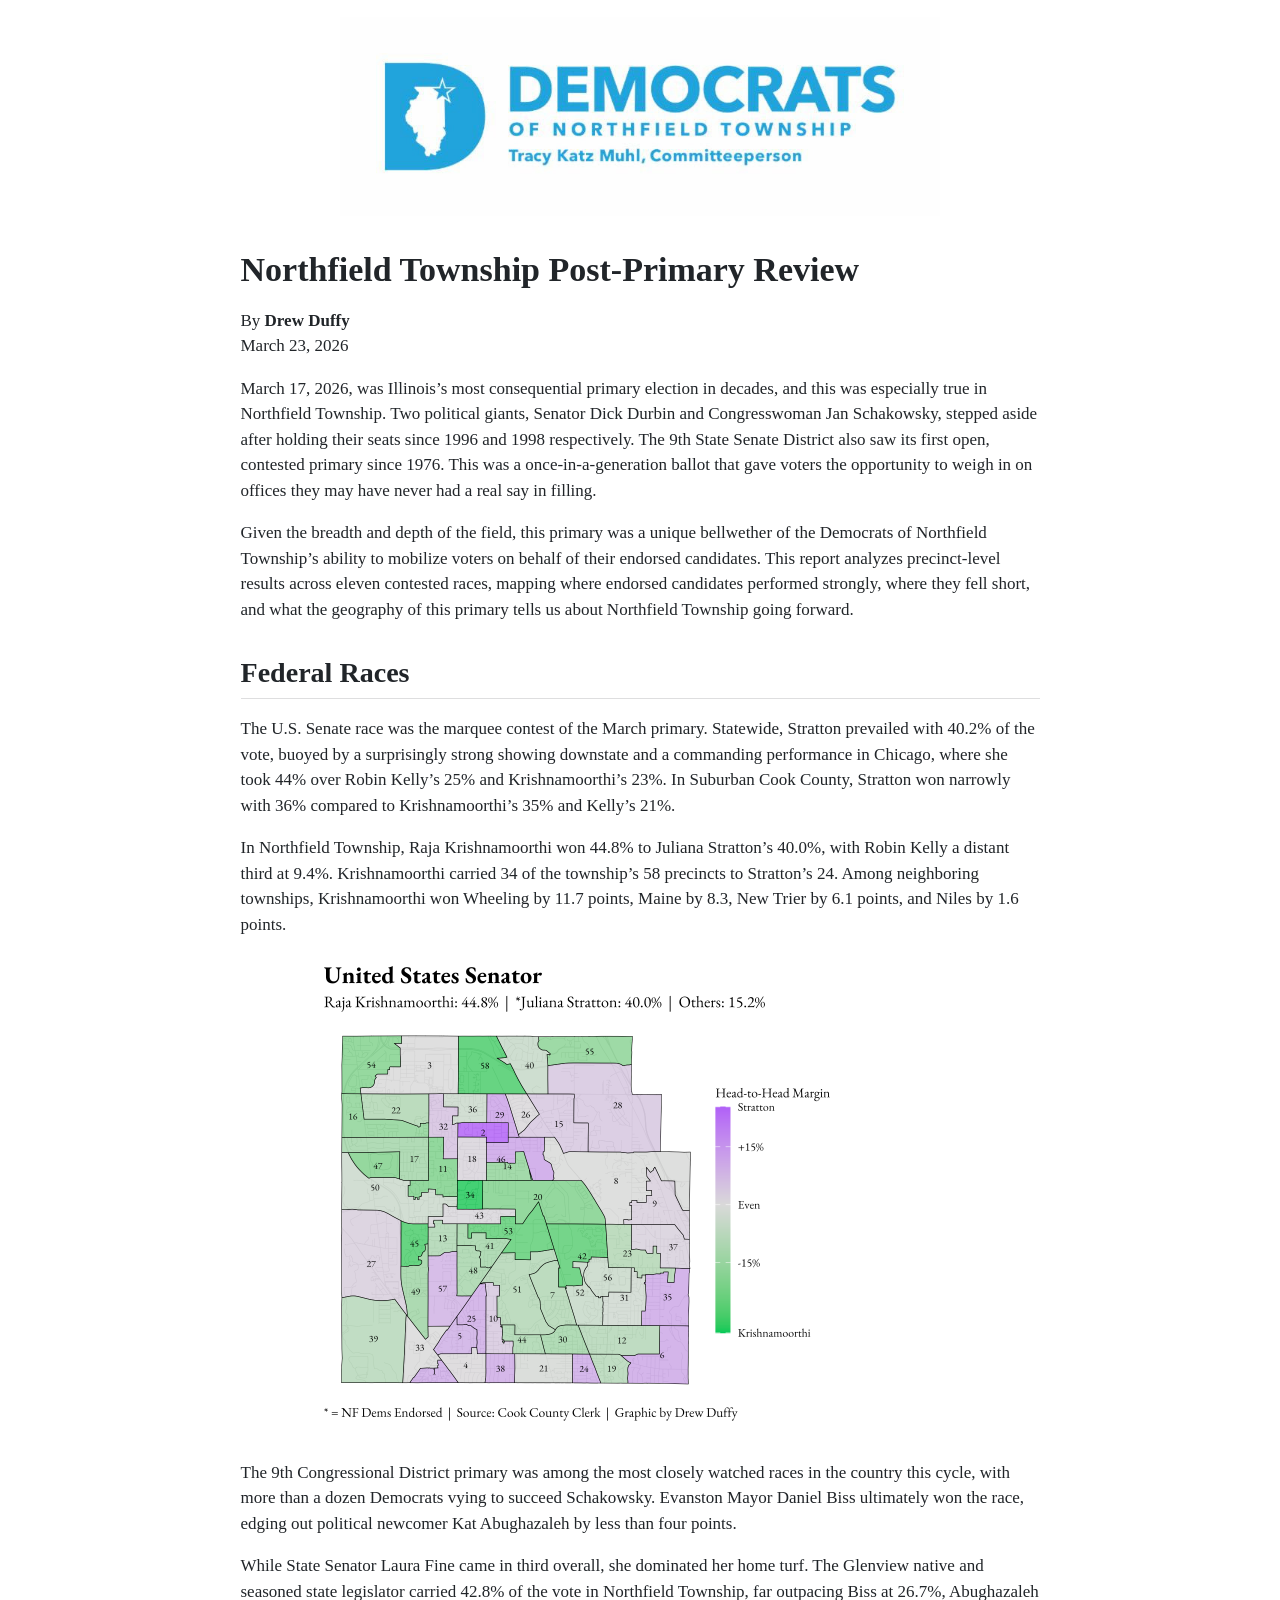
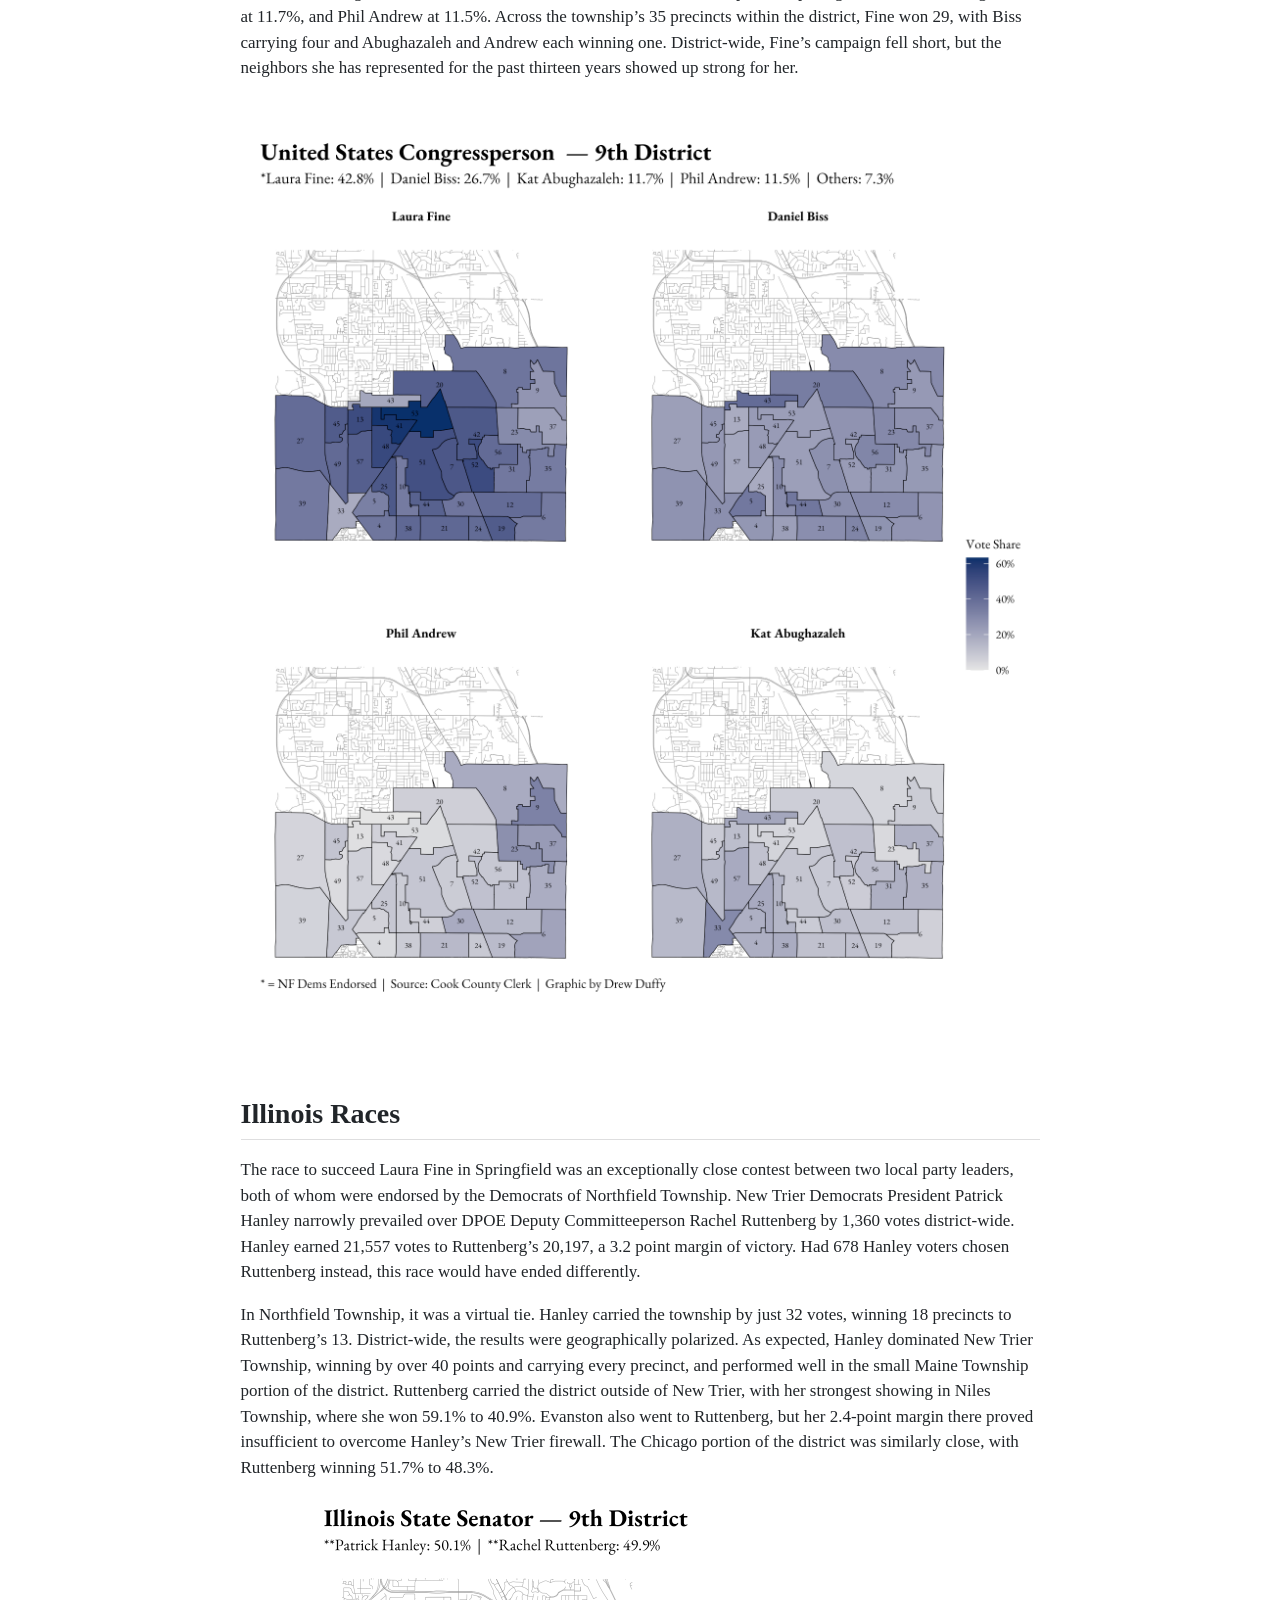
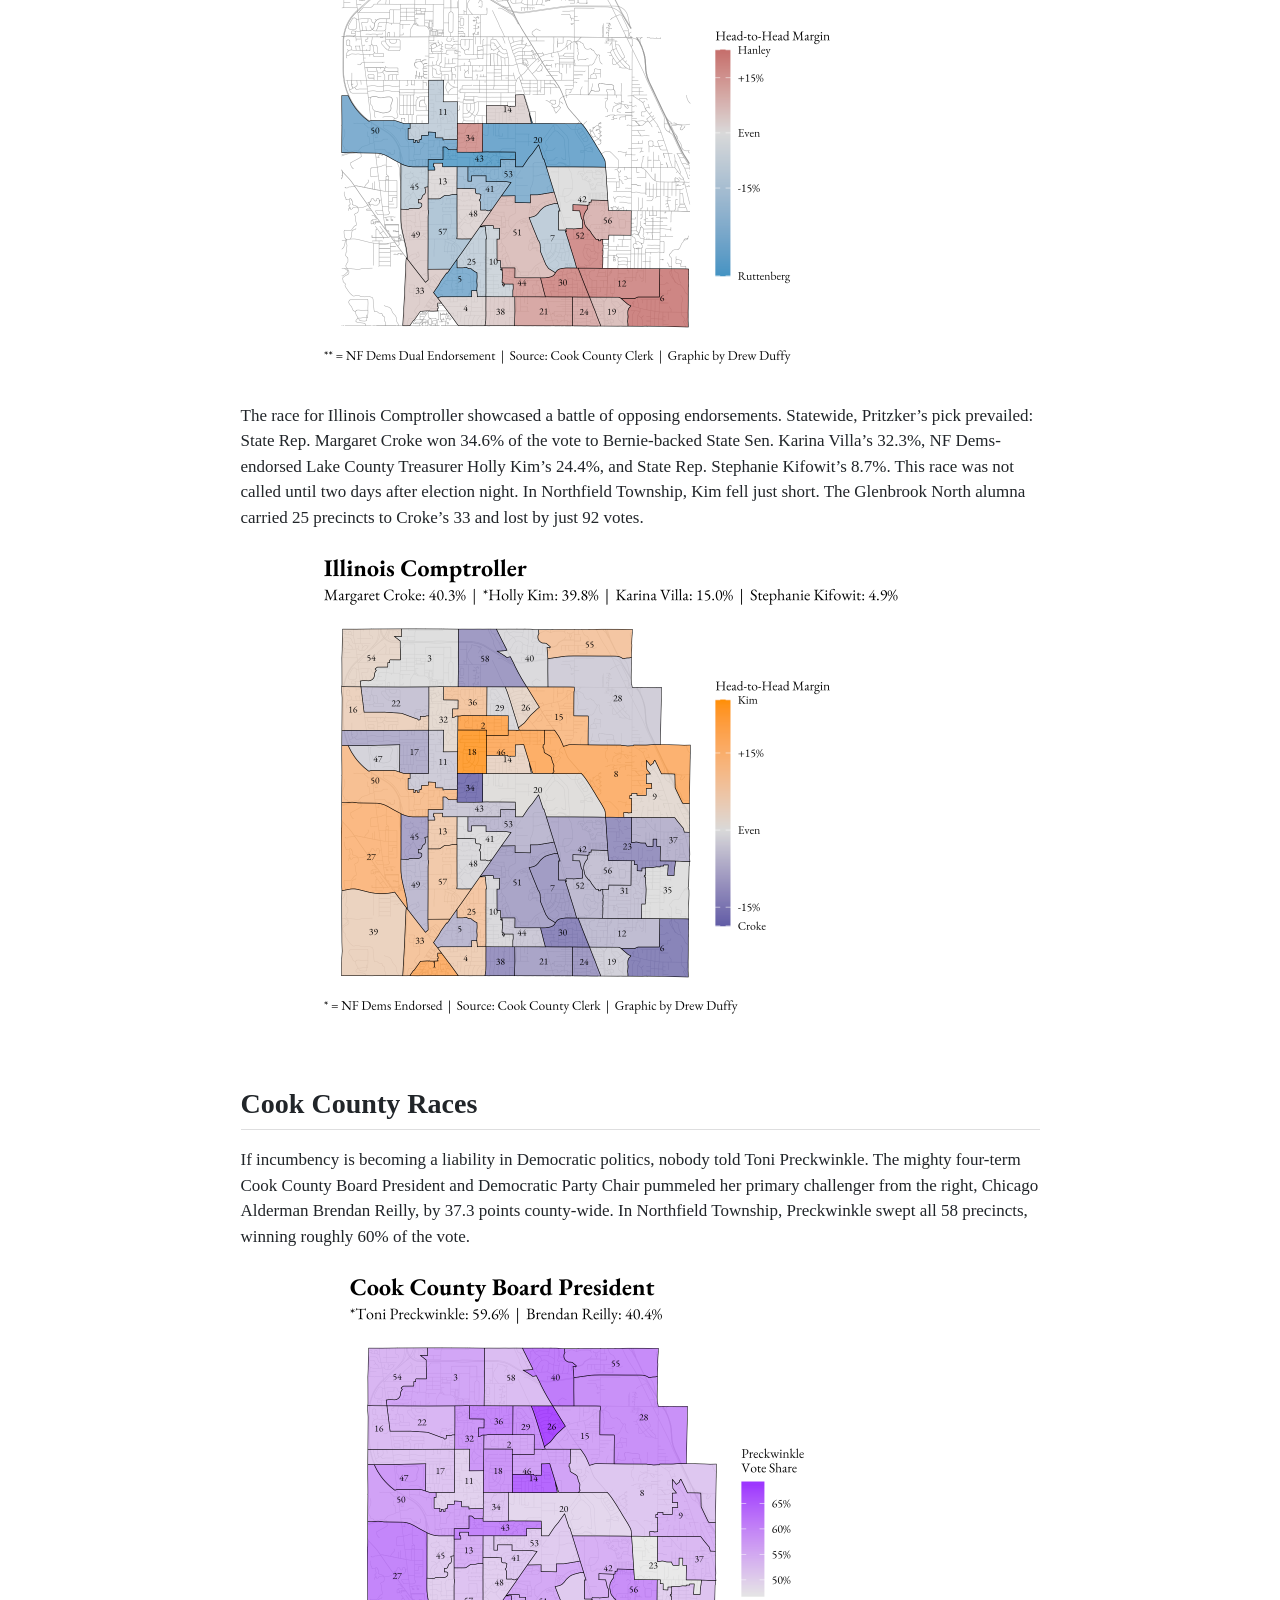
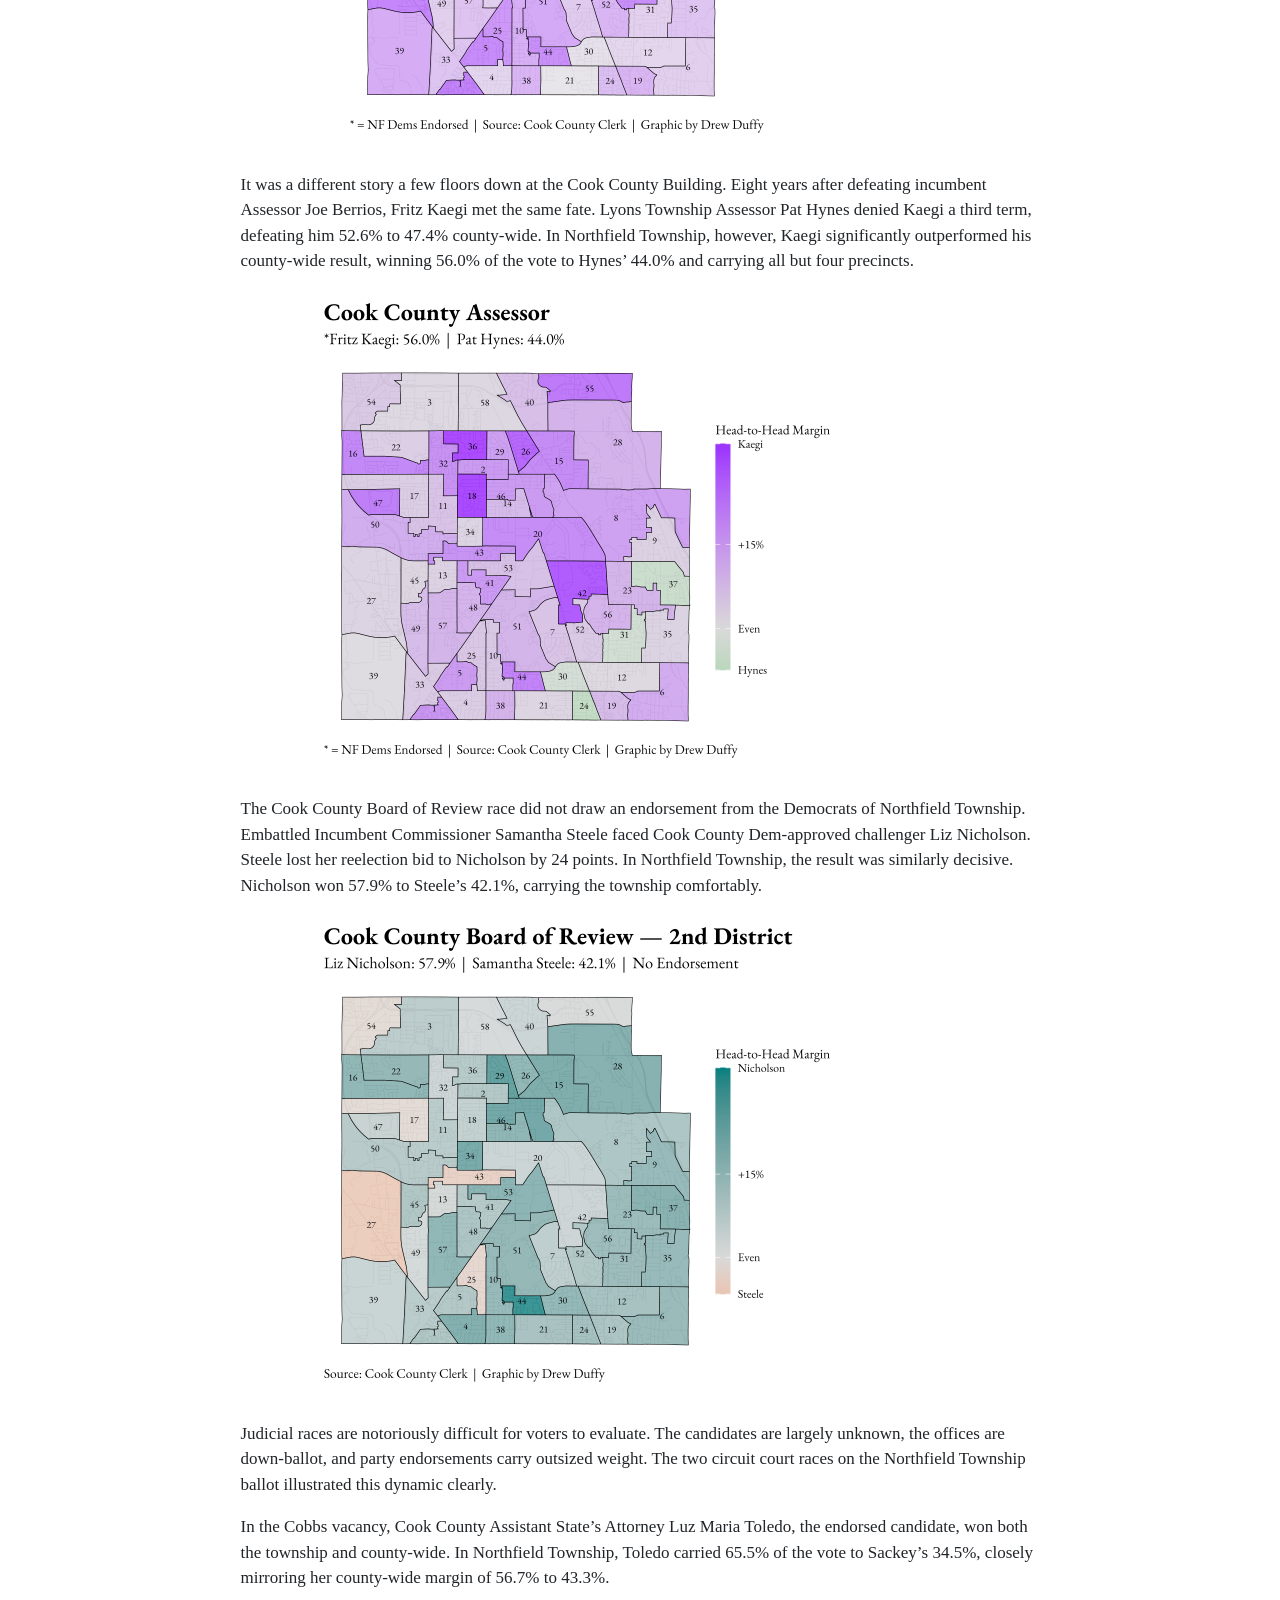
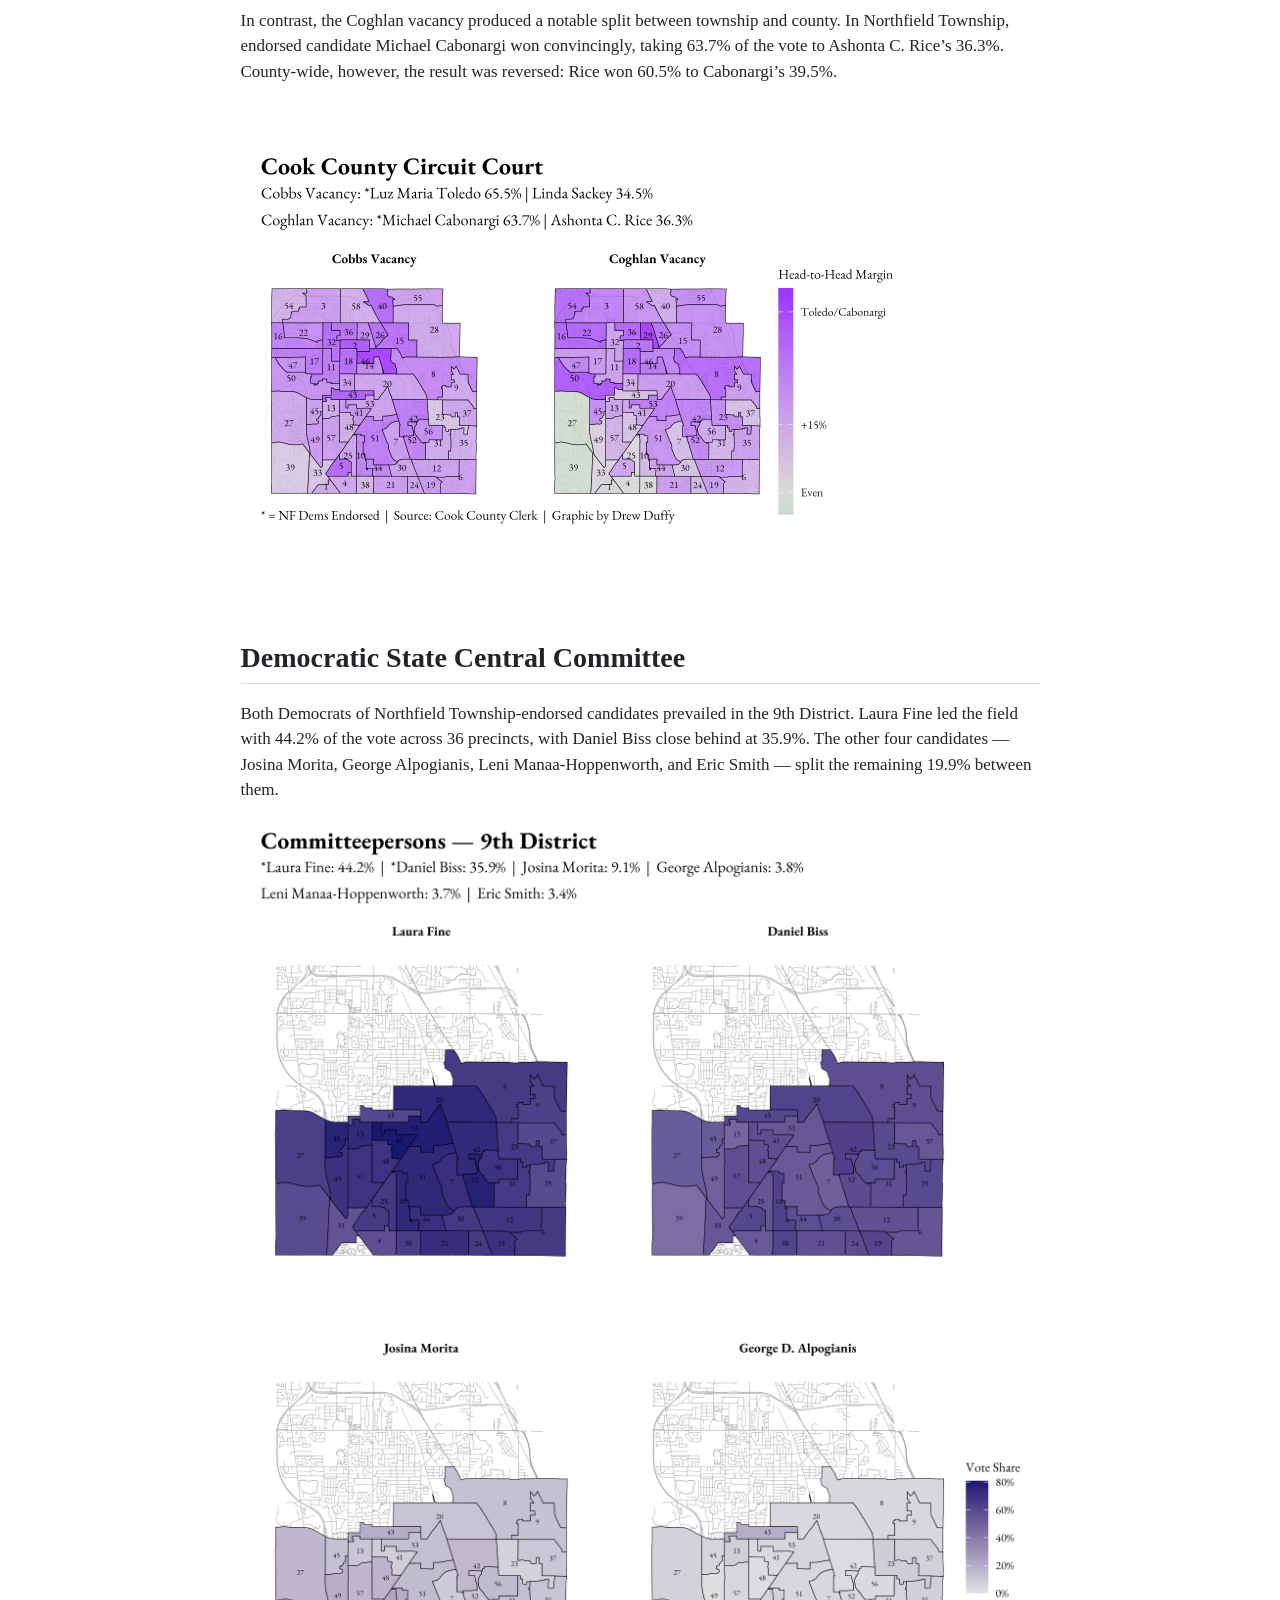
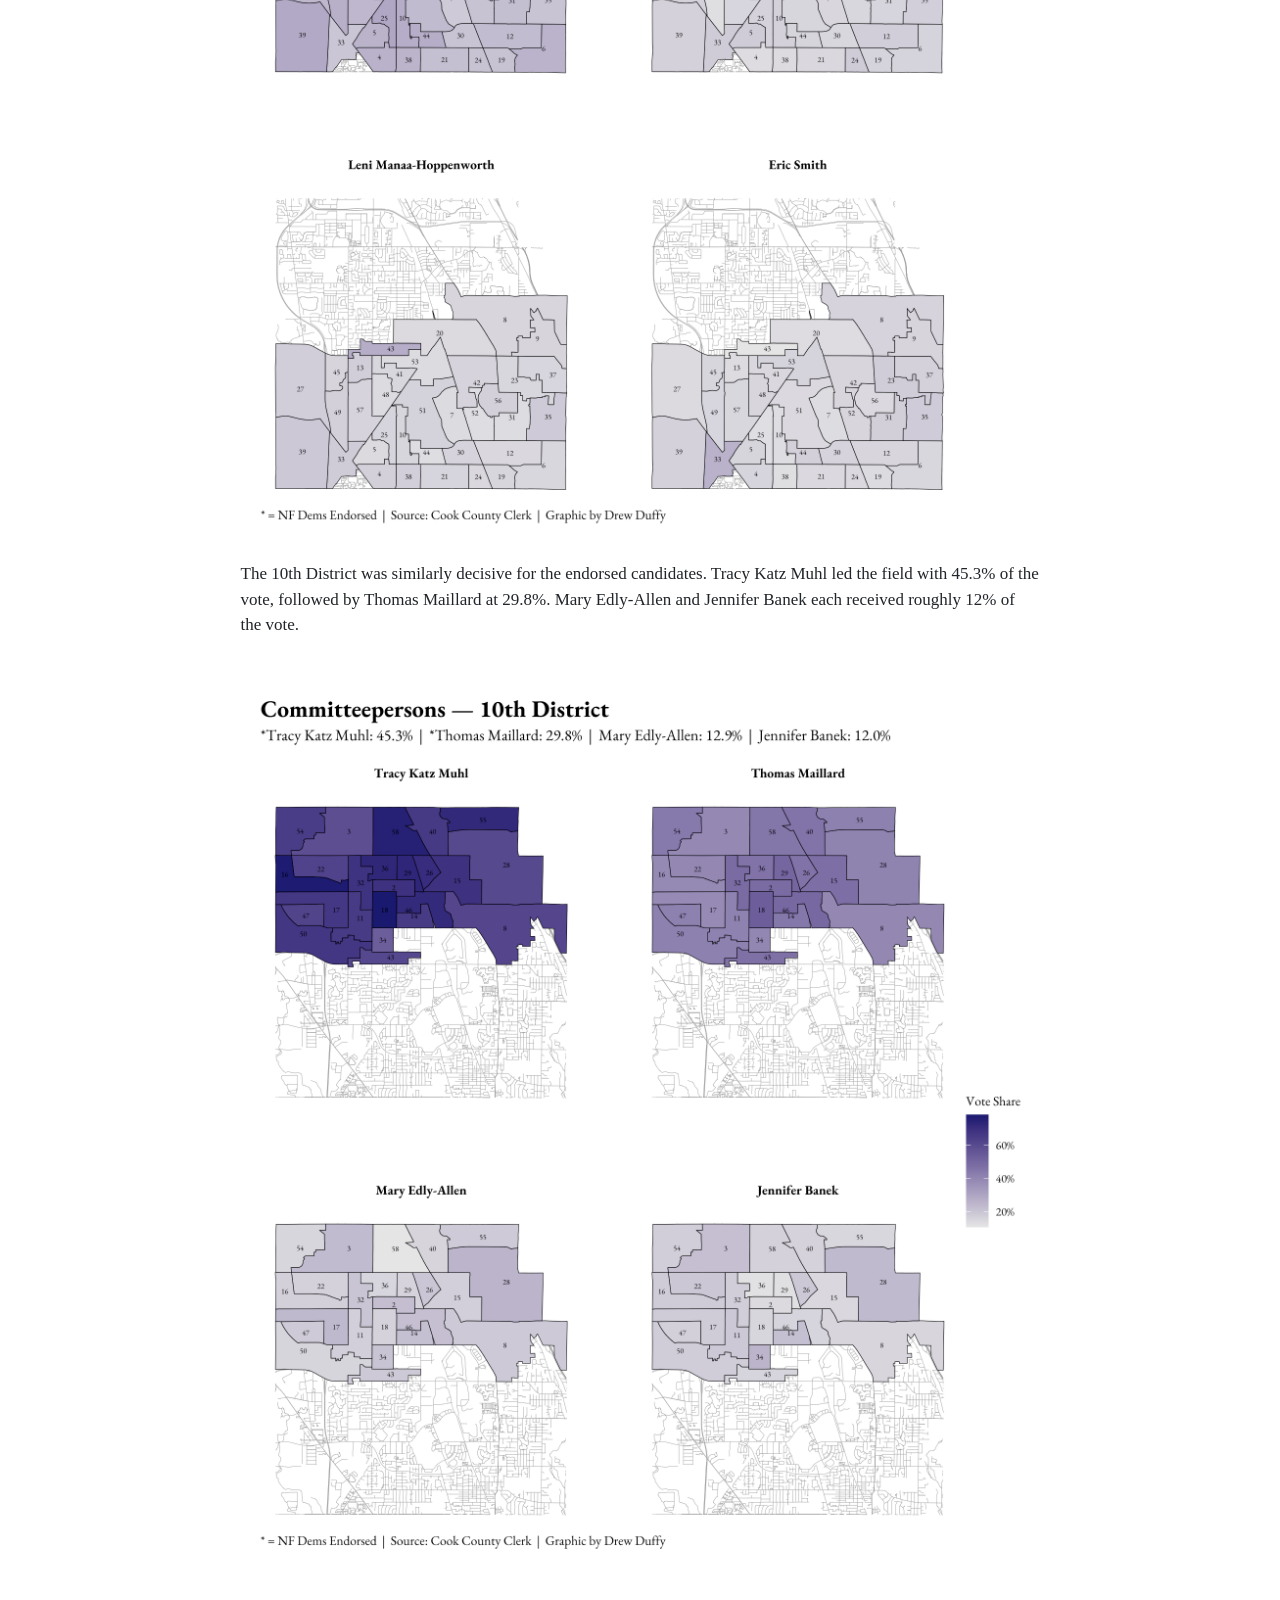
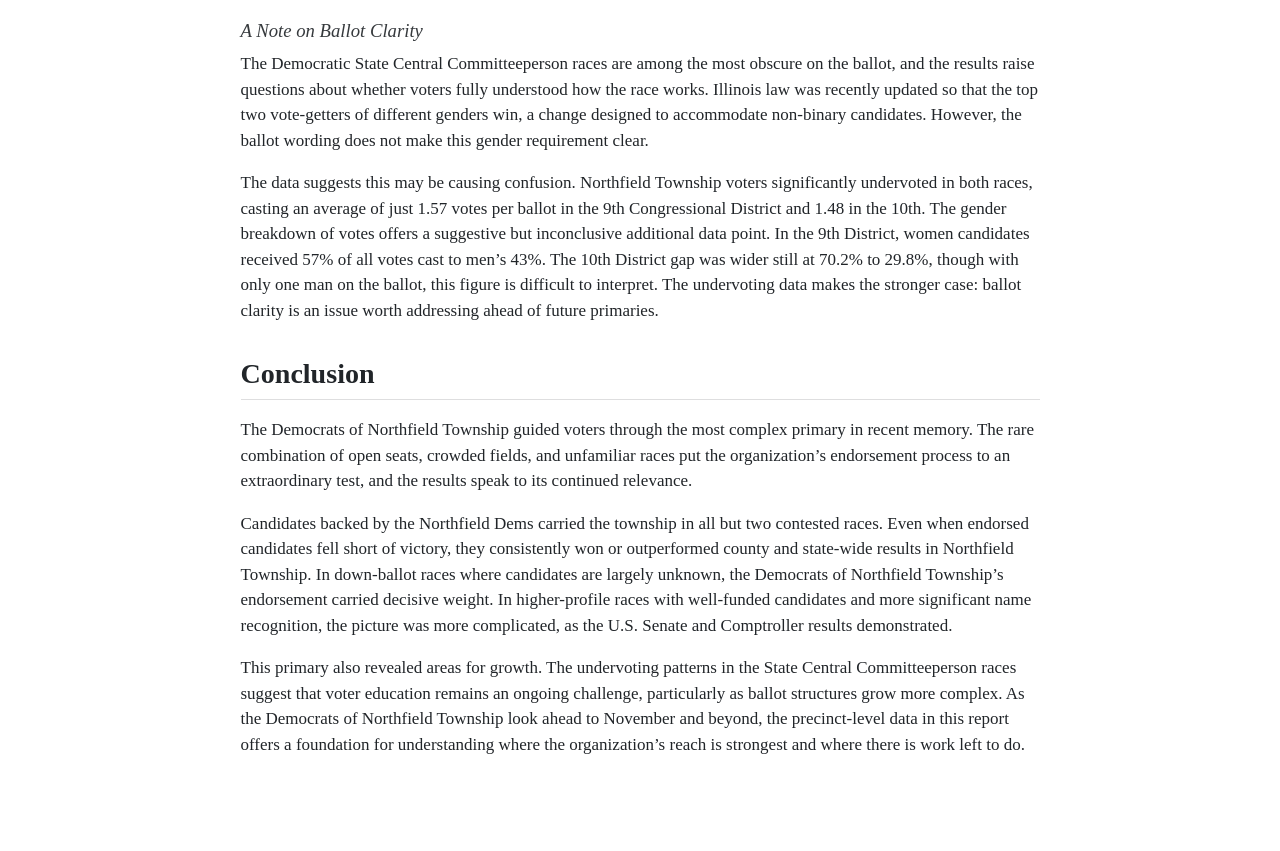
<file: index.html>
<!DOCTYPE html>
<html xmlns="http://www.w3.org/1999/xhtml" lang="en" xml:lang="en"><head>

<meta charset="utf-8">
<meta name="generator" content="quarto-1.8.25">

<meta name="viewport" content="width=device-width, initial-scale=1.0, user-scalable=yes">


<title>northfield_primary_review</title>
<style>
code{white-space: pre-wrap;}
span.smallcaps{font-variant: small-caps;}
div.columns{display: flex; gap: min(4vw, 1.5em);}
div.column{flex: auto; overflow-x: auto;}
div.hanging-indent{margin-left: 1.5em; text-indent: -1.5em;}
ul.task-list{list-style: none;}
ul.task-list li input[type="checkbox"] {
  width: 0.8em;
  margin: 0 0.8em 0.2em -1em; /* quarto-specific, see https://github.com/quarto-dev/quarto-cli/issues/4556 */ 
  vertical-align: middle;
}
</style>


<script src="northfield_primary_review_files/libs/clipboard/clipboard.min.js"></script>
<script src="northfield_primary_review_files/libs/quarto-html/quarto.js" type="module"></script>
<script src="northfield_primary_review_files/libs/quarto-html/tabsets/tabsets.js" type="module"></script>
<script src="northfield_primary_review_files/libs/quarto-html/axe/axe-check.js" type="module"></script>
<script src="northfield_primary_review_files/libs/quarto-html/popper.min.js"></script>
<script src="northfield_primary_review_files/libs/quarto-html/tippy.umd.min.js"></script>
<script src="northfield_primary_review_files/libs/quarto-html/anchor.min.js"></script>
<link href="northfield_primary_review_files/libs/quarto-html/tippy.css" rel="stylesheet">
<link href="northfield_primary_review_files/libs/quarto-html/quarto-syntax-highlighting-7b89279ff1a6dce999919e0e67d4d9ec.css" rel="stylesheet" id="quarto-text-highlighting-styles">
<script src="northfield_primary_review_files/libs/bootstrap/bootstrap.min.js"></script>
<link href="northfield_primary_review_files/libs/bootstrap/bootstrap-icons.css" rel="stylesheet">
<link href="northfield_primary_review_files/libs/bootstrap/bootstrap-7f413d984938c1e763bf5f1a183e318c.min.css" rel="stylesheet" append-hash="true" id="quarto-bootstrap" data-mode="light">


</head>

<body class="fullcontent quarto-light">

<div id="quarto-content" class="page-columns page-rows-contents page-layout-article">

<main class="content" id="quarto-document-content">




<div style="text-align: center;">
<p><img src="logo.jpg" width="600"></p>
</div>
<section id="northfield-township-post-primary-review" class="level1">
<h1>Northfield Township Post-Primary Review</h1>
<div style="font-size: 1em;">
<p>By <strong>Drew Duffy</strong><br>
March 23, 2026</p>
</div>
<p>March 17, 2026, was Illinois’s most consequential primary election in decades, and this was especially true in Northfield Township. Two political giants, Senator Dick Durbin and Congresswoman Jan Schakowsky, stepped aside after holding their seats since 1996 and 1998 respectively. The 9th State Senate District also saw its first open, contested primary since 1976. This was a once-in-a-generation ballot that gave voters the opportunity to weigh in on offices they may have never had a real say in filling.</p>
<p>Given the breadth and depth of the field, this primary was a unique bellwether of the Democrats of Northfield Township’s ability to mobilize voters on behalf of their endorsed candidates. This report analyzes precinct-level results across eleven contested races, mapping where endorsed candidates performed strongly, where they fell short, and what the geography of this primary tells us about Northfield Township going forward.</p>
<section id="federal-races" class="level2">
<h2 class="anchored" data-anchor-id="federal-races">Federal Races</h2>
<p>The U.S. Senate race was the marquee contest of the March primary. Statewide, Stratton prevailed with 40.2% of the vote, buoyed by a surprisingly strong showing downstate and a commanding performance in Chicago, where she took 44% over Robin Kelly’s 25% and Krishnamoorthi’s 23%. In Suburban Cook County, Stratton won narrowly with 36% compared to Krishnamoorthi’s 35% and Kelly’s 21%.</p>
<p>In Northfield Township, Raja Krishnamoorthi won 44.8% to Juliana Stratton’s 40.0%, with Robin Kelly a distant third at 9.4%. Krishnamoorthi carried 34 of the township’s 58 precincts to Stratton’s 24. Among neighboring townships, Krishnamoorthi won Wheeling by 11.7 points, Maine by 8.3, New Trier by 6.1 points, and Niles by 1.6 points.</p>
<div class="cell">
<div class="cell-output-display">
<div>
<figure class="figure">
<p><img src="northfield_primary_review_files/figure-html/senate-map-1.png" class="img-fluid figure-img" width="672"></p>
</figure>
</div>
</div>
</div>
<p>The 9th Congressional District primary was among the most closely watched races in the country this cycle, with more than a dozen Democrats vying to succeed Schakowsky. Evanston Mayor Daniel Biss ultimately won the race, edging out political newcomer Kat Abughazaleh by less than four points.</p>
<p>While State Senator Laura Fine came in third overall, she dominated her home turf. The Glenview native and seasoned state legislator carried 42.8% of the vote in Northfield Township, far outpacing Biss at 26.7%, Abughazaleh at 11.7%, and Phil Andrew at 11.5%. Across the township’s 35 precincts within the district, Fine won 29, with Biss carrying four and Abughazaleh and Andrew each winning one. District-wide, Fine’s campaign fell short, but the neighbors she has represented for the past thirteen years showed up strong for her.</p>
<div class="cell">
<div class="cell-output-display">
<div>
<figure class="figure">
<p><img src="northfield_primary_review_files/figure-html/congressional-map-1.png" class="img-fluid figure-img" width="816"></p>
</figure>
</div>
</div>
</div>
</section>
<section id="illinois-races" class="level2">
<h2 class="anchored" data-anchor-id="illinois-races">Illinois Races</h2>
<p>The race to succeed Laura Fine in Springfield was an exceptionally close contest between two local party leaders, both of whom were endorsed by the Democrats of Northfield Township. New Trier Democrats President Patrick Hanley narrowly prevailed over DPOE Deputy Committeeperson Rachel Ruttenberg by 1,360 votes district-wide. Hanley earned 21,557 votes to Ruttenberg’s 20,197, a 3.2 point margin of victory. Had 678 Hanley voters chosen Ruttenberg instead, this race would have ended differently.</p>
<p>In Northfield Township, it was a virtual tie. Hanley carried the township by just 32 votes, winning 18 precincts to Ruttenberg’s 13. District-wide, the results were geographically polarized. As expected, Hanley dominated New Trier Township, winning by over 40 points and carrying every precinct, and performed well in the small Maine Township portion of the district. Ruttenberg carried the district outside of New Trier, with her strongest showing in Niles Township, where she won 59.1% to 40.9%. Evanston also went to Ruttenberg, but her 2.4-point margin there proved insufficient to overcome Hanley’s New Trier firewall. The Chicago portion of the district was similarly close, with Ruttenberg winning 51.7% to 48.3%.</p>
<div class="cell">
<div class="cell-output-display">
<div>
<figure class="figure">
<p><img src="northfield_primary_review_files/figure-html/senate9-map-1.png" class="img-fluid figure-img" width="672"></p>
</figure>
</div>
</div>
</div>
<p>The race for Illinois Comptroller showcased a battle of opposing endorsements. Statewide, Pritzker’s pick prevailed: State Rep.&nbsp;Margaret Croke won 34.6% of the vote to Bernie-backed State Sen.&nbsp;Karina Villa’s 32.3%, NF Dems-endorsed Lake County Treasurer Holly Kim’s 24.4%, and State Rep.&nbsp;Stephanie Kifowit’s 8.7%. This race was not called until two days after election night. In Northfield Township, Kim fell just short. The Glenbrook North alumna carried 25 precincts to Croke’s 33 and lost by just 92 votes.</p>
<div class="cell">
<div class="cell-output-display">
<div>
<figure class="figure">
<p><img src="northfield_primary_review_files/figure-html/comptroller-map-1.png" class="img-fluid figure-img" width="672"></p>
</figure>
</div>
</div>
</div>
</section>
<section id="cook-county-races" class="level2">
<h2 class="anchored" data-anchor-id="cook-county-races">Cook County Races</h2>
<p>If incumbency is becoming a liability in Democratic politics, nobody told Toni Preckwinkle. The mighty four-term Cook County Board President and Democratic Party Chair pummeled her primary challenger from the right, Chicago Alderman Brendan Reilly, by 37.3 points county-wide. In Northfield Township, Preckwinkle swept all 58 precincts, winning roughly 60% of the vote.</p>
<div class="cell">
<div class="cell-output-display">
<div>
<figure class="figure">
<p><img src="northfield_primary_review_files/figure-html/boardpres-map-1.png" class="img-fluid figure-img" width="672"></p>
</figure>
</div>
</div>
</div>
<p>It was a different story a few floors down at the Cook County Building. Eight years after defeating incumbent Assessor Joe Berrios, Fritz Kaegi met the same fate. Lyons Township Assessor Pat Hynes denied Kaegi a third term, defeating him 52.6% to 47.4% county-wide. In Northfield Township, however, Kaegi significantly outperformed his county-wide result, winning 56.0% of the vote to Hynes’ 44.0% and carrying all but four precincts.</p>
<div class="cell">
<div class="cell-output-display">
<div>
<figure class="figure">
<p><img src="northfield_primary_review_files/figure-html/assessor-map-1.png" class="img-fluid figure-img" width="672"></p>
</figure>
</div>
</div>
</div>
<p>The Cook County Board of Review race did not draw an endorsement from the Democrats of Northfield Township. Embattled Incumbent Commissioner Samantha Steele faced Cook County Dem-approved challenger Liz Nicholson. Steele lost her reelection bid to Nicholson by 24 points. In Northfield Township, the result was similarly decisive. Nicholson won 57.9% to Steele’s 42.1%, carrying the township comfortably.</p>
<div class="cell">
<div class="cell-output-display">
<div>
<figure class="figure">
<p><img src="northfield_primary_review_files/figure-html/review-map-1.png" class="img-fluid figure-img" width="672"></p>
</figure>
</div>
</div>
</div>
<p>Judicial races are notoriously difficult for voters to evaluate. The candidates are largely unknown, the offices are down-ballot, and party endorsements carry outsized weight. The two circuit court races on the Northfield Township ballot illustrated this dynamic clearly.</p>
<p>In the Cobbs vacancy, Cook County Assistant State’s Attorney Luz Maria Toledo, the endorsed candidate, won both the township and county-wide. In Northfield Township, Toledo carried 65.5% of the vote to Sackey’s 34.5%, closely mirroring her county-wide margin of 56.7% to 43.3%.</p>
<p>In contrast, the Coghlan vacancy produced a notable split between township and county. In Northfield Township, endorsed candidate Michael Cabonargi won convincingly, taking 63.7% of the vote to Ashonta C. Rice’s 36.3%. County-wide, however, the result was reversed: Rice won 60.5% to Cabonargi’s 39.5%.</p>
<div class="cell">
<div class="cell-output-display">
<div>
<figure class="figure">
<p><img src="northfield_primary_review_files/figure-html/circuit-map-1.png" class="img-fluid figure-img" width="672"></p>
</figure>
</div>
</div>
</div>
</section>
<section id="democratic-state-central-committee" class="level2">
<h2 class="anchored" data-anchor-id="democratic-state-central-committee">Democratic State Central Committee</h2>
<p>Both Democrats of Northfield Township-endorsed candidates prevailed in the 9th District. Laura Fine led the field with 44.2% of the vote across 36 precincts, with Daniel Biss close behind at 35.9%. The other four candidates — Josina Morita, George Alpogianis, Leni Manaa-Hoppenworth, and Eric Smith — split the remaining 19.9% between them.</p>
<div class="cell">
<div class="cell-output-display">
<div>
<figure class="figure">
<p><img src="northfield_primary_review_files/figure-html/comm9-map-1.png" class="img-fluid figure-img" width="816"></p>
</figure>
</div>
</div>
</div>
<p>The 10th District was similarly decisive for the endorsed candidates. Tracy Katz Muhl led the field with 45.3% of the vote, followed by Thomas Maillard at 29.8%. Mary Edly-Allen and Jennifer Banek each received roughly 12% of the vote.</p>
<div class="cell">
<div class="cell-output-display">
<div>
<figure class="figure">
<p><img src="northfield_primary_review_files/figure-html/comm10-map-1.png" class="img-fluid figure-img" width="816"></p>
</figure>
</div>
</div>
</div>
<section id="a-note-on-ballot-clarity" class="level5">
<h5 class="anchored" data-anchor-id="a-note-on-ballot-clarity"><em>A Note on Ballot Clarity</em></h5>
<p>The Democratic State Central Committeeperson races are among the most obscure on the ballot, and the results raise questions about whether voters fully understood how the race works. Illinois law was recently updated so that the top two vote-getters of different genders win, a change designed to accommodate non-binary candidates. However, the ballot wording does not make this gender requirement clear.</p>
<p>The data suggests this may be causing confusion. Northfield Township voters significantly undervoted in both races, casting an average of just 1.57 votes per ballot in the 9th Congressional District and 1.48 in the 10th. The gender breakdown of votes offers a suggestive but inconclusive additional data point. In the 9th District, women candidates received 57% of all votes cast to men’s 43%. The 10th District gap was wider still at 70.2% to 29.8%, though with only one man on the ballot, this figure is difficult to interpret. The undervoting data makes the stronger case: ballot clarity is an issue worth addressing ahead of future primaries.</p>
</section>
</section>
<section id="conclusion" class="level2">
<h2 class="anchored" data-anchor-id="conclusion">Conclusion</h2>
<p>The Democrats of Northfield Township guided voters through the most complex primary in recent memory. The rare combination of open seats, crowded fields, and unfamiliar races put the organization’s endorsement process to an extraordinary test, and the results speak to its continued relevance.</p>
<p>Candidates backed by the Northfield Dems carried the township in all but two contested races. Even when endorsed candidates fell short of victory, they consistently won or outperformed county and state-wide results in Northfield Township. In down-ballot races where candidates are largely unknown, the Democrats of Northfield Township’s endorsement carried decisive weight. In higher-profile races with well-funded candidates and more significant name recognition, the picture was more complicated, as the U.S. Senate and Comptroller results demonstrated.</p>
<p>This primary also revealed areas for growth. The undervoting patterns in the State Central Committeeperson races suggest that voter education remains an ongoing challenge, particularly as ballot structures grow more complex. As the Democrats of Northfield Township look ahead to November and beyond, the precinct-level data in this report offers a foundation for understanding where the organization’s reach is strongest and where there is work left to do.</p>
</section>
</section>

</main>
<!-- /main column -->
<script id="quarto-html-after-body" type="application/javascript">
  window.document.addEventListener("DOMContentLoaded", function (event) {
    const icon = "";
    const anchorJS = new window.AnchorJS();
    anchorJS.options = {
      placement: 'right',
      icon: icon
    };
    anchorJS.add('.anchored');
    const isCodeAnnotation = (el) => {
      for (const clz of el.classList) {
        if (clz.startsWith('code-annotation-')) {                     
          return true;
        }
      }
      return false;
    }
    const onCopySuccess = function(e) {
      // button target
      const button = e.trigger;
      // don't keep focus
      button.blur();
      // flash "checked"
      button.classList.add('code-copy-button-checked');
      var currentTitle = button.getAttribute("title");
      button.setAttribute("title", "Copied!");
      let tooltip;
      if (window.bootstrap) {
        button.setAttribute("data-bs-toggle", "tooltip");
        button.setAttribute("data-bs-placement", "left");
        button.setAttribute("data-bs-title", "Copied!");
        tooltip = new bootstrap.Tooltip(button, 
          { trigger: "manual", 
            customClass: "code-copy-button-tooltip",
            offset: [0, -8]});
        tooltip.show();    
      }
      setTimeout(function() {
        if (tooltip) {
          tooltip.hide();
          button.removeAttribute("data-bs-title");
          button.removeAttribute("data-bs-toggle");
          button.removeAttribute("data-bs-placement");
        }
        button.setAttribute("title", currentTitle);
        button.classList.remove('code-copy-button-checked');
      }, 1000);
      // clear code selection
      e.clearSelection();
    }
    const getTextToCopy = function(trigger) {
      const outerScaffold = trigger.parentElement.cloneNode(true);
      const codeEl = outerScaffold.querySelector('code');
      for (const childEl of codeEl.children) {
        if (isCodeAnnotation(childEl)) {
          childEl.remove();
        }
      }
      return codeEl.innerText;
    }
    const clipboard = new window.ClipboardJS('.code-copy-button:not([data-in-quarto-modal])', {
      text: getTextToCopy
    });
    clipboard.on('success', onCopySuccess);
    if (window.document.getElementById('quarto-embedded-source-code-modal')) {
      const clipboardModal = new window.ClipboardJS('.code-copy-button[data-in-quarto-modal]', {
        text: getTextToCopy,
        container: window.document.getElementById('quarto-embedded-source-code-modal')
      });
      clipboardModal.on('success', onCopySuccess);
    }
      var localhostRegex = new RegExp(/^(?:http|https):\/\/localhost\:?[0-9]*\//);
      var mailtoRegex = new RegExp(/^mailto:/);
        var filterRegex = new RegExp('/' + window.location.host + '/');
      var isInternal = (href) => {
          return filterRegex.test(href) || localhostRegex.test(href) || mailtoRegex.test(href);
      }
      // Inspect non-navigation links and adorn them if external
     var links = window.document.querySelectorAll('a[href]:not(.nav-link):not(.navbar-brand):not(.toc-action):not(.sidebar-link):not(.sidebar-item-toggle):not(.pagination-link):not(.no-external):not([aria-hidden]):not(.dropdown-item):not(.quarto-navigation-tool):not(.about-link)');
      for (var i=0; i<links.length; i++) {
        const link = links[i];
        if (!isInternal(link.href)) {
          // undo the damage that might have been done by quarto-nav.js in the case of
          // links that we want to consider external
          if (link.dataset.originalHref !== undefined) {
            link.href = link.dataset.originalHref;
          }
        }
      }
    function tippyHover(el, contentFn, onTriggerFn, onUntriggerFn) {
      const config = {
        allowHTML: true,
        maxWidth: 500,
        delay: 100,
        arrow: false,
        appendTo: function(el) {
            return el.parentElement;
        },
        interactive: true,
        interactiveBorder: 10,
        theme: 'quarto',
        placement: 'bottom-start',
      };
      if (contentFn) {
        config.content = contentFn;
      }
      if (onTriggerFn) {
        config.onTrigger = onTriggerFn;
      }
      if (onUntriggerFn) {
        config.onUntrigger = onUntriggerFn;
      }
      window.tippy(el, config); 
    }
    const noterefs = window.document.querySelectorAll('a[role="doc-noteref"]');
    for (var i=0; i<noterefs.length; i++) {
      const ref = noterefs[i];
      tippyHover(ref, function() {
        // use id or data attribute instead here
        let href = ref.getAttribute('data-footnote-href') || ref.getAttribute('href');
        try { href = new URL(href).hash; } catch {}
        const id = href.replace(/^#\/?/, "");
        const note = window.document.getElementById(id);
        if (note) {
          return note.innerHTML;
        } else {
          return "";
        }
      });
    }
    const xrefs = window.document.querySelectorAll('a.quarto-xref');
    const processXRef = (id, note) => {
      // Strip column container classes
      const stripColumnClz = (el) => {
        el.classList.remove("page-full", "page-columns");
        if (el.children) {
          for (const child of el.children) {
            stripColumnClz(child);
          }
        }
      }
      stripColumnClz(note)
      if (id === null || id.startsWith('sec-')) {
        // Special case sections, only their first couple elements
        const container = document.createElement("div");
        if (note.children && note.children.length > 2) {
          container.appendChild(note.children[0].cloneNode(true));
          for (let i = 1; i < note.children.length; i++) {
            const child = note.children[i];
            if (child.tagName === "P" && child.innerText === "") {
              continue;
            } else {
              container.appendChild(child.cloneNode(true));
              break;
            }
          }
          if (window.Quarto?.typesetMath) {
            window.Quarto.typesetMath(container);
          }
          return container.innerHTML
        } else {
          if (window.Quarto?.typesetMath) {
            window.Quarto.typesetMath(note);
          }
          return note.innerHTML;
        }
      } else {
        // Remove any anchor links if they are present
        const anchorLink = note.querySelector('a.anchorjs-link');
        if (anchorLink) {
          anchorLink.remove();
        }
        if (window.Quarto?.typesetMath) {
          window.Quarto.typesetMath(note);
        }
        if (note.classList.contains("callout")) {
          return note.outerHTML;
        } else {
          return note.innerHTML;
        }
      }
    }
    for (var i=0; i<xrefs.length; i++) {
      const xref = xrefs[i];
      tippyHover(xref, undefined, function(instance) {
        instance.disable();
        let url = xref.getAttribute('href');
        let hash = undefined; 
        if (url.startsWith('#')) {
          hash = url;
        } else {
          try { hash = new URL(url).hash; } catch {}
        }
        if (hash) {
          const id = hash.replace(/^#\/?/, "");
          const note = window.document.getElementById(id);
          if (note !== null) {
            try {
              const html = processXRef(id, note.cloneNode(true));
              instance.setContent(html);
            } finally {
              instance.enable();
              instance.show();
            }
          } else {
            // See if we can fetch this
            fetch(url.split('#')[0])
            .then(res => res.text())
            .then(html => {
              const parser = new DOMParser();
              const htmlDoc = parser.parseFromString(html, "text/html");
              const note = htmlDoc.getElementById(id);
              if (note !== null) {
                const html = processXRef(id, note);
                instance.setContent(html);
              } 
            }).finally(() => {
              instance.enable();
              instance.show();
            });
          }
        } else {
          // See if we can fetch a full url (with no hash to target)
          // This is a special case and we should probably do some content thinning / targeting
          fetch(url)
          .then(res => res.text())
          .then(html => {
            const parser = new DOMParser();
            const htmlDoc = parser.parseFromString(html, "text/html");
            const note = htmlDoc.querySelector('main.content');
            if (note !== null) {
              // This should only happen for chapter cross references
              // (since there is no id in the URL)
              // remove the first header
              if (note.children.length > 0 && note.children[0].tagName === "HEADER") {
                note.children[0].remove();
              }
              const html = processXRef(null, note);
              instance.setContent(html);
            } 
          }).finally(() => {
            instance.enable();
            instance.show();
          });
        }
      }, function(instance) {
      });
    }
        let selectedAnnoteEl;
        const selectorForAnnotation = ( cell, annotation) => {
          let cellAttr = 'data-code-cell="' + cell + '"';
          let lineAttr = 'data-code-annotation="' +  annotation + '"';
          const selector = 'span[' + cellAttr + '][' + lineAttr + ']';
          return selector;
        }
        const selectCodeLines = (annoteEl) => {
          const doc = window.document;
          const targetCell = annoteEl.getAttribute("data-target-cell");
          const targetAnnotation = annoteEl.getAttribute("data-target-annotation");
          const annoteSpan = window.document.querySelector(selectorForAnnotation(targetCell, targetAnnotation));
          const lines = annoteSpan.getAttribute("data-code-lines").split(",");
          const lineIds = lines.map((line) => {
            return targetCell + "-" + line;
          })
          let top = null;
          let height = null;
          let parent = null;
          if (lineIds.length > 0) {
              //compute the position of the single el (top and bottom and make a div)
              const el = window.document.getElementById(lineIds[0]);
              top = el.offsetTop;
              height = el.offsetHeight;
              parent = el.parentElement.parentElement;
            if (lineIds.length > 1) {
              const lastEl = window.document.getElementById(lineIds[lineIds.length - 1]);
              const bottom = lastEl.offsetTop + lastEl.offsetHeight;
              height = bottom - top;
            }
            if (top !== null && height !== null && parent !== null) {
              // cook up a div (if necessary) and position it 
              let div = window.document.getElementById("code-annotation-line-highlight");
              if (div === null) {
                div = window.document.createElement("div");
                div.setAttribute("id", "code-annotation-line-highlight");
                div.style.position = 'absolute';
                parent.appendChild(div);
              }
              div.style.top = top - 2 + "px";
              div.style.height = height + 4 + "px";
              div.style.left = 0;
              let gutterDiv = window.document.getElementById("code-annotation-line-highlight-gutter");
              if (gutterDiv === null) {
                gutterDiv = window.document.createElement("div");
                gutterDiv.setAttribute("id", "code-annotation-line-highlight-gutter");
                gutterDiv.style.position = 'absolute';
                const codeCell = window.document.getElementById(targetCell);
                const gutter = codeCell.querySelector('.code-annotation-gutter');
                gutter.appendChild(gutterDiv);
              }
              gutterDiv.style.top = top - 2 + "px";
              gutterDiv.style.height = height + 4 + "px";
            }
            selectedAnnoteEl = annoteEl;
          }
        };
        const unselectCodeLines = () => {
          const elementsIds = ["code-annotation-line-highlight", "code-annotation-line-highlight-gutter"];
          elementsIds.forEach((elId) => {
            const div = window.document.getElementById(elId);
            if (div) {
              div.remove();
            }
          });
          selectedAnnoteEl = undefined;
        };
          // Handle positioning of the toggle
      window.addEventListener(
        "resize",
        throttle(() => {
          elRect = undefined;
          if (selectedAnnoteEl) {
            selectCodeLines(selectedAnnoteEl);
          }
        }, 10)
      );
      function throttle(fn, ms) {
      let throttle = false;
      let timer;
        return (...args) => {
          if(!throttle) { // first call gets through
              fn.apply(this, args);
              throttle = true;
          } else { // all the others get throttled
              if(timer) clearTimeout(timer); // cancel #2
              timer = setTimeout(() => {
                fn.apply(this, args);
                timer = throttle = false;
              }, ms);
          }
        };
      }
        // Attach click handler to the DT
        const annoteDls = window.document.querySelectorAll('dt[data-target-cell]');
        for (const annoteDlNode of annoteDls) {
          annoteDlNode.addEventListener('click', (event) => {
            const clickedEl = event.target;
            if (clickedEl !== selectedAnnoteEl) {
              unselectCodeLines();
              const activeEl = window.document.querySelector('dt[data-target-cell].code-annotation-active');
              if (activeEl) {
                activeEl.classList.remove('code-annotation-active');
              }
              selectCodeLines(clickedEl);
              clickedEl.classList.add('code-annotation-active');
            } else {
              // Unselect the line
              unselectCodeLines();
              clickedEl.classList.remove('code-annotation-active');
            }
          });
        }
    const findCites = (el) => {
      const parentEl = el.parentElement;
      if (parentEl) {
        const cites = parentEl.dataset.cites;
        if (cites) {
          return {
            el,
            cites: cites.split(' ')
          };
        } else {
          return findCites(el.parentElement)
        }
      } else {
        return undefined;
      }
    };
    var bibliorefs = window.document.querySelectorAll('a[role="doc-biblioref"]');
    for (var i=0; i<bibliorefs.length; i++) {
      const ref = bibliorefs[i];
      const citeInfo = findCites(ref);
      if (citeInfo) {
        tippyHover(citeInfo.el, function() {
          var popup = window.document.createElement('div');
          citeInfo.cites.forEach(function(cite) {
            var citeDiv = window.document.createElement('div');
            citeDiv.classList.add('hanging-indent');
            citeDiv.classList.add('csl-entry');
            var biblioDiv = window.document.getElementById('ref-' + cite);
            if (biblioDiv) {
              citeDiv.innerHTML = biblioDiv.innerHTML;
            }
            popup.appendChild(citeDiv);
          });
          return popup.innerHTML;
        });
      }
    }
  });
  </script>
</div> <!-- /content -->




</body></html>
</file>
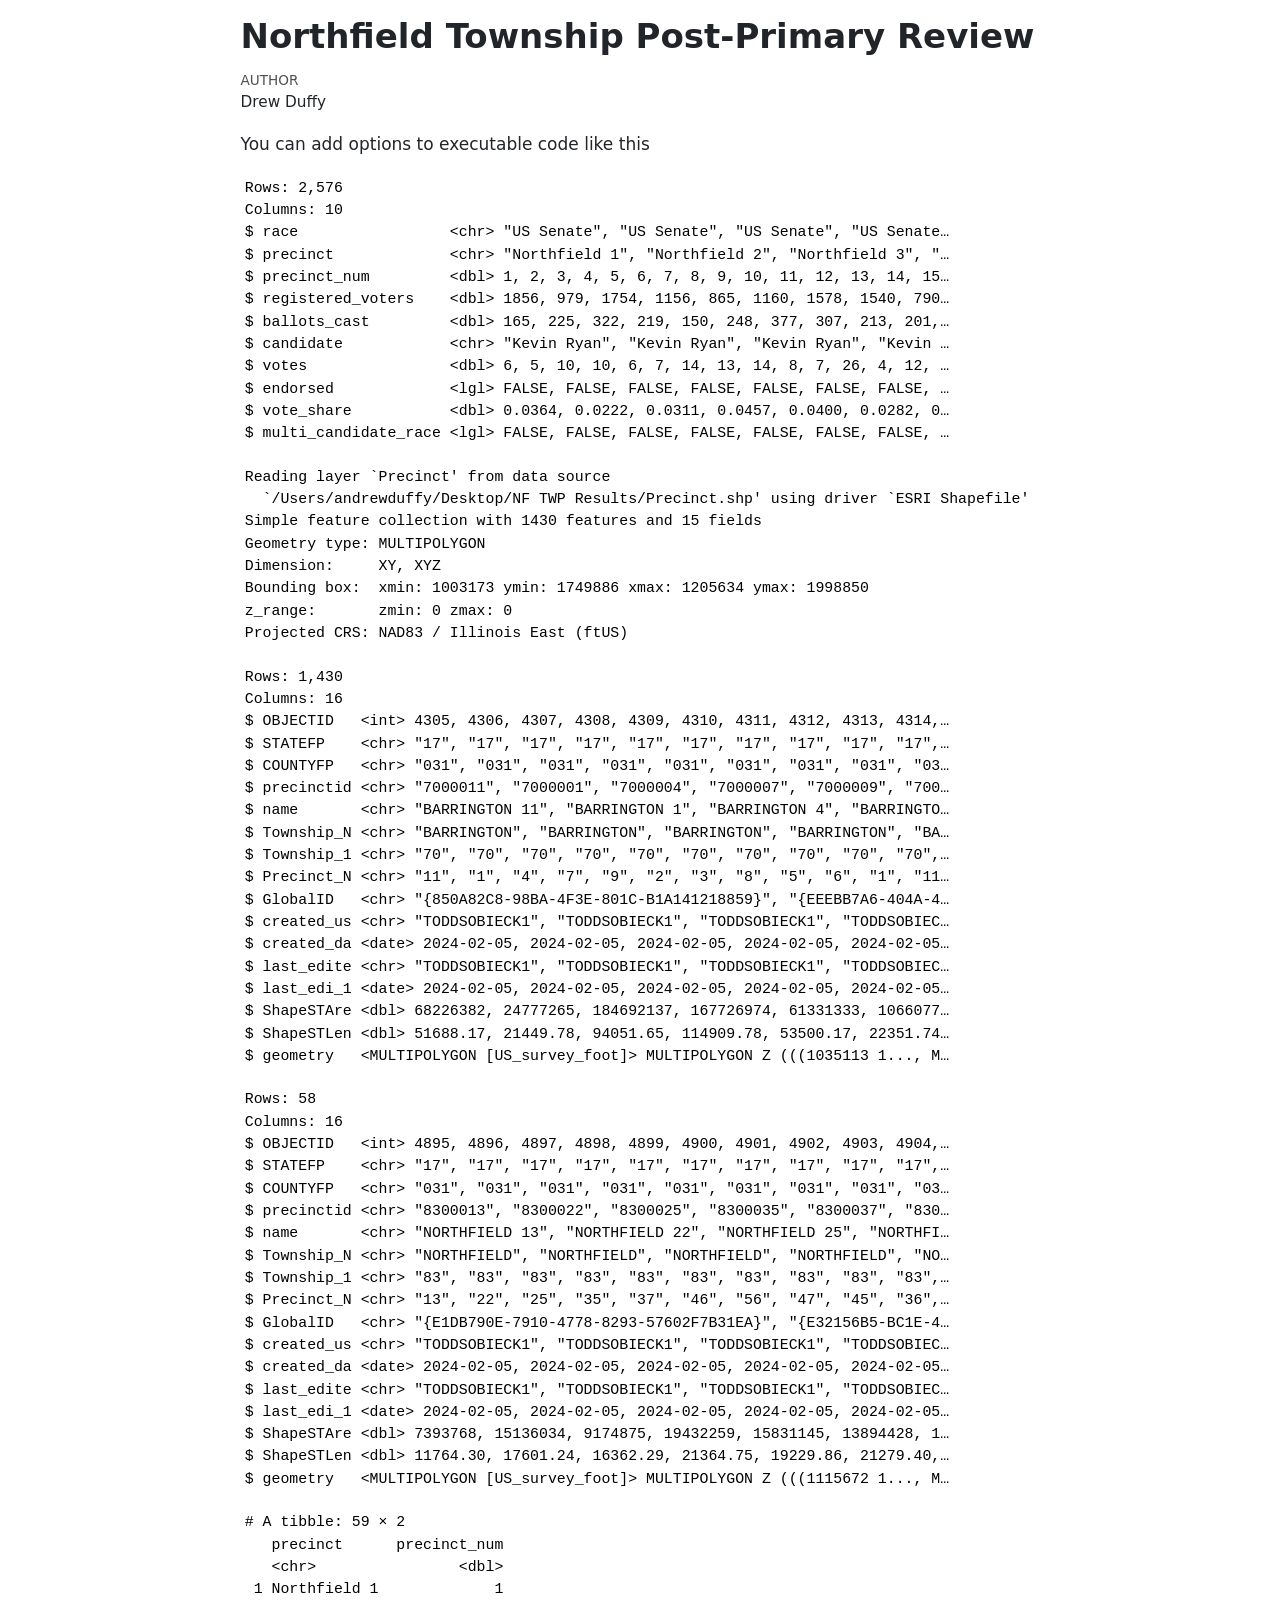
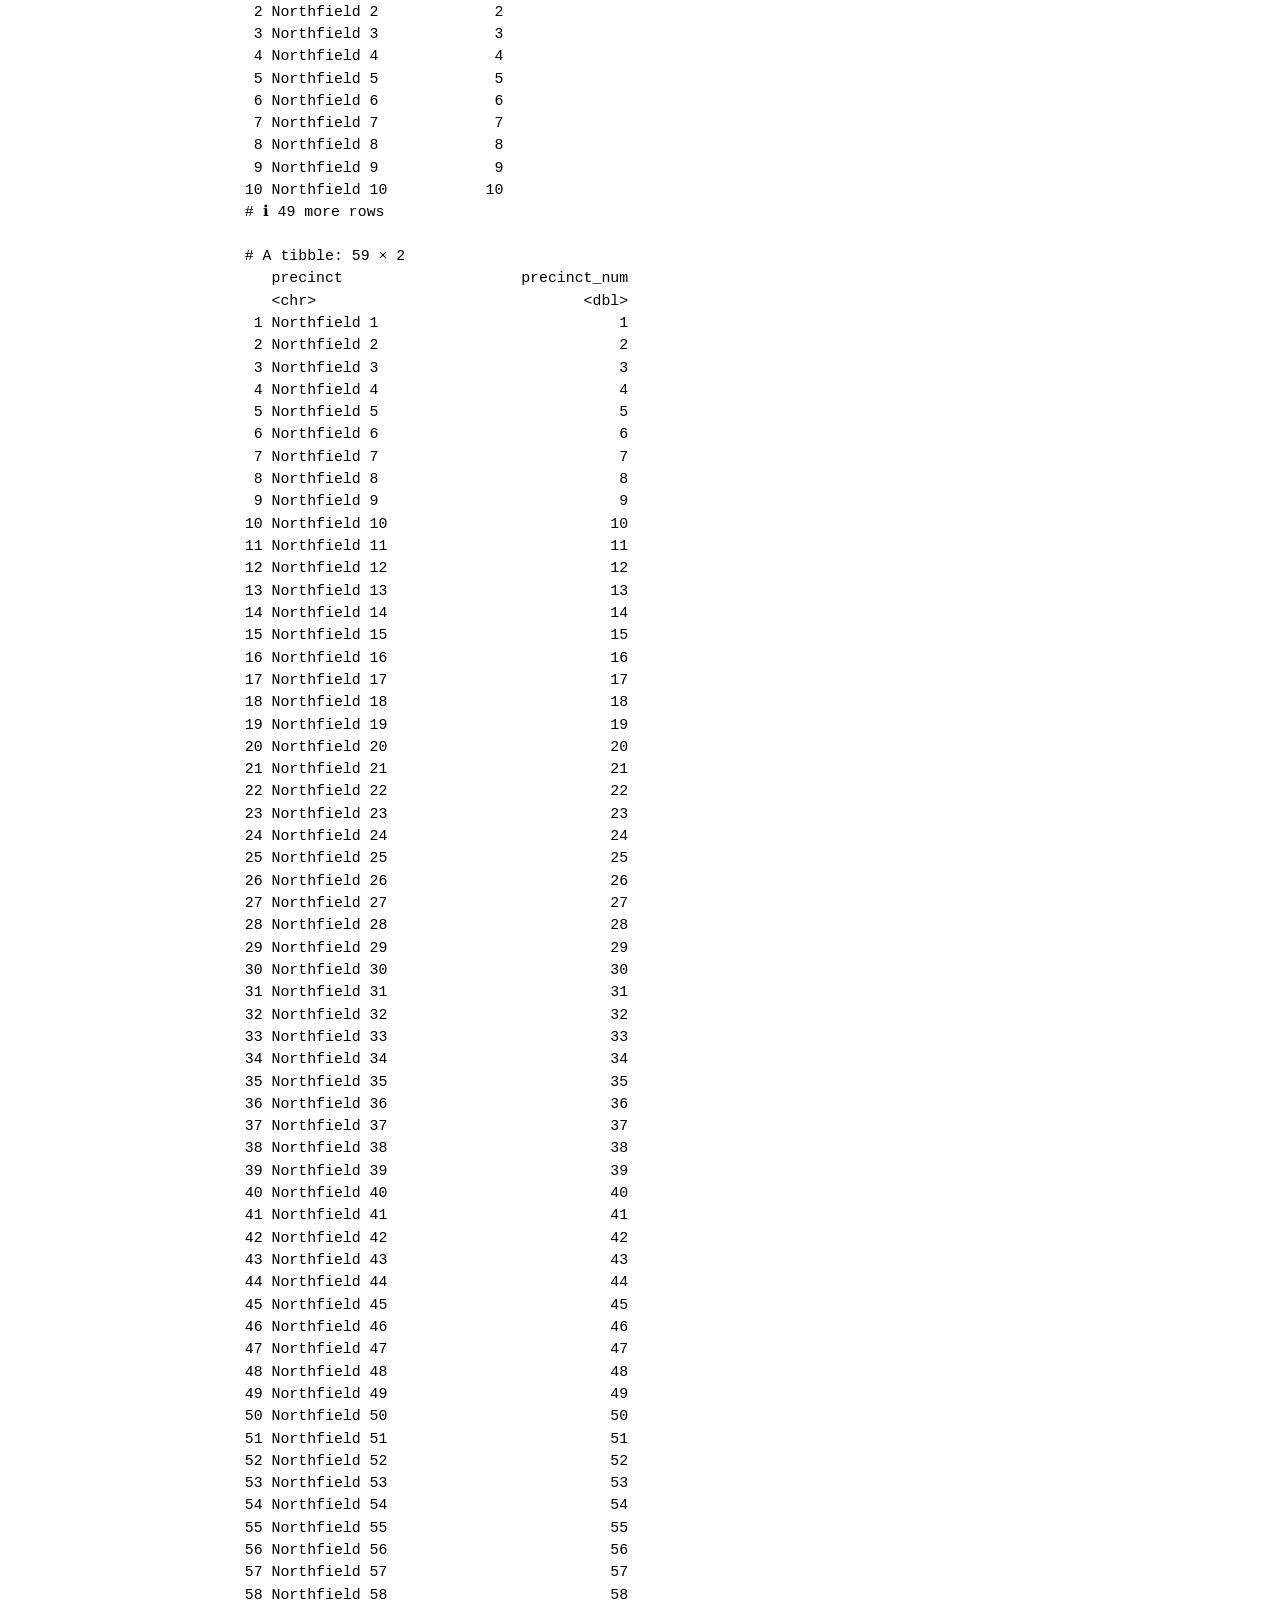
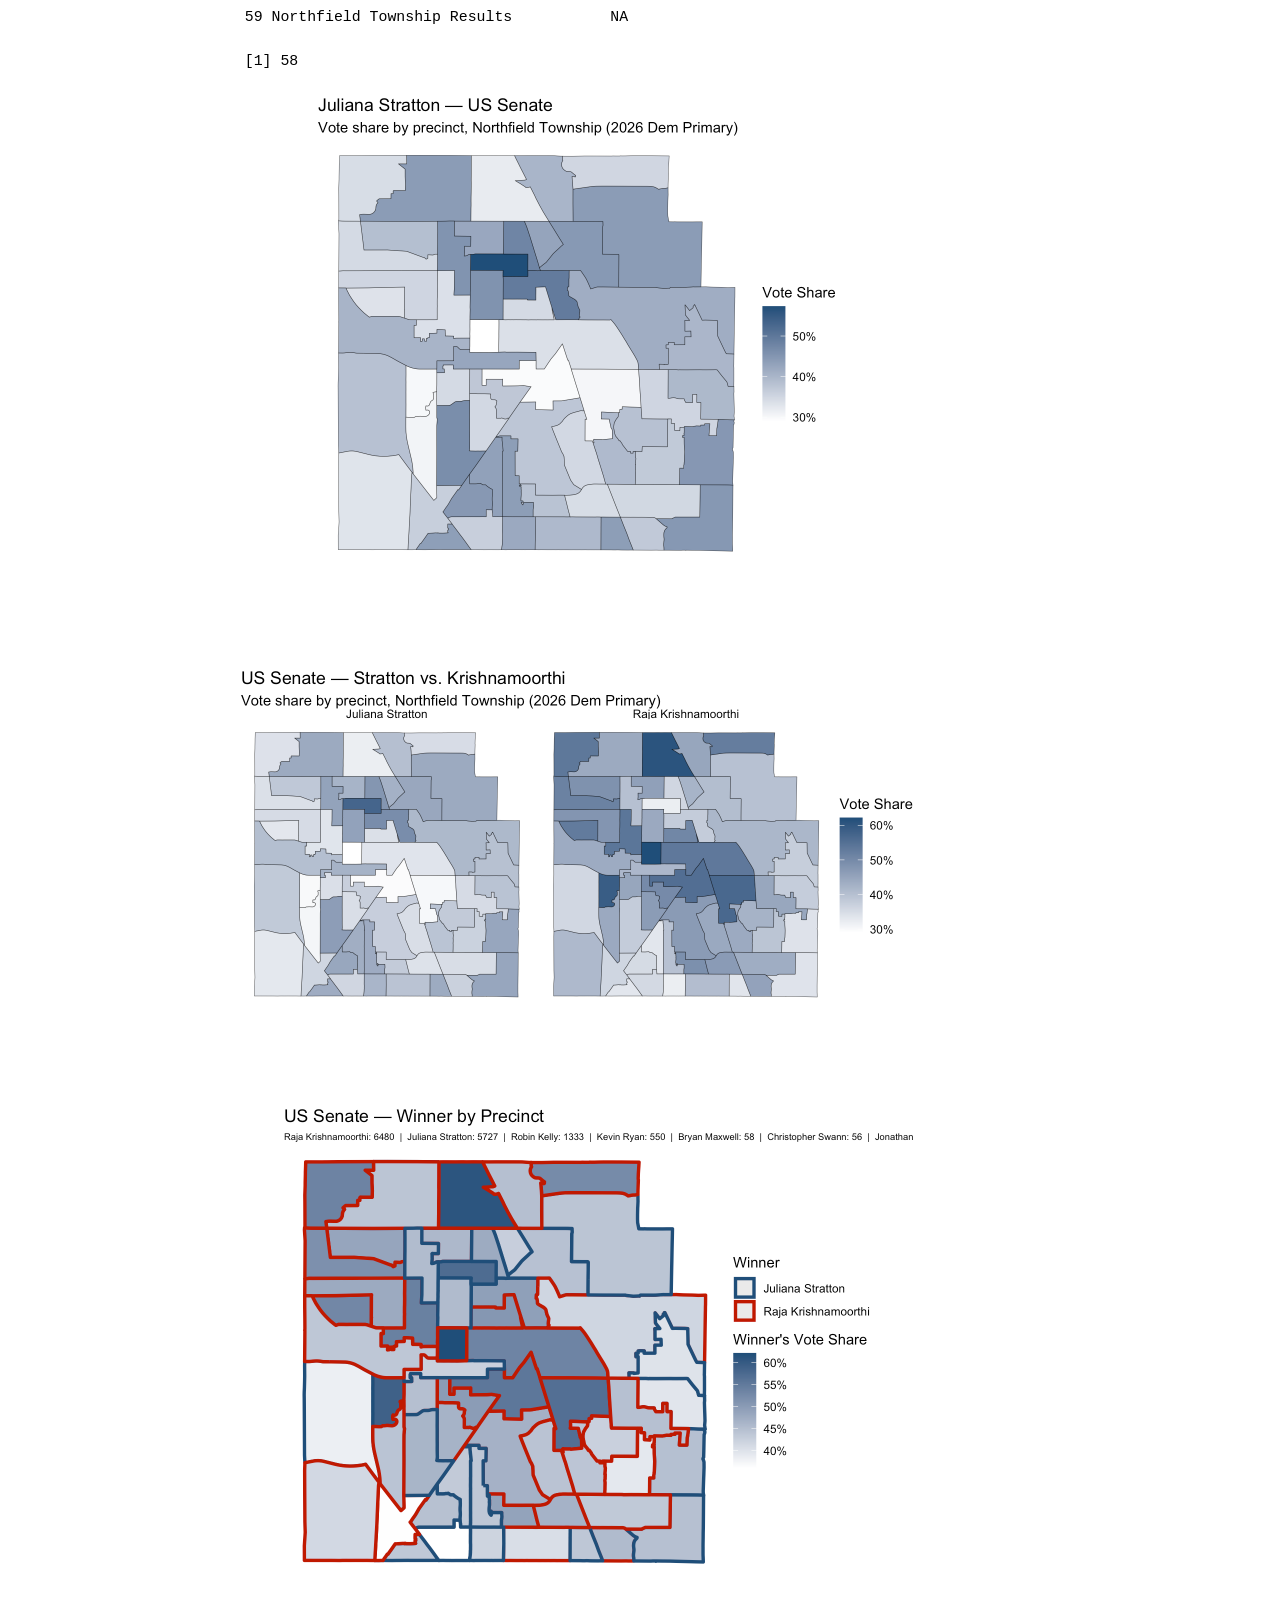
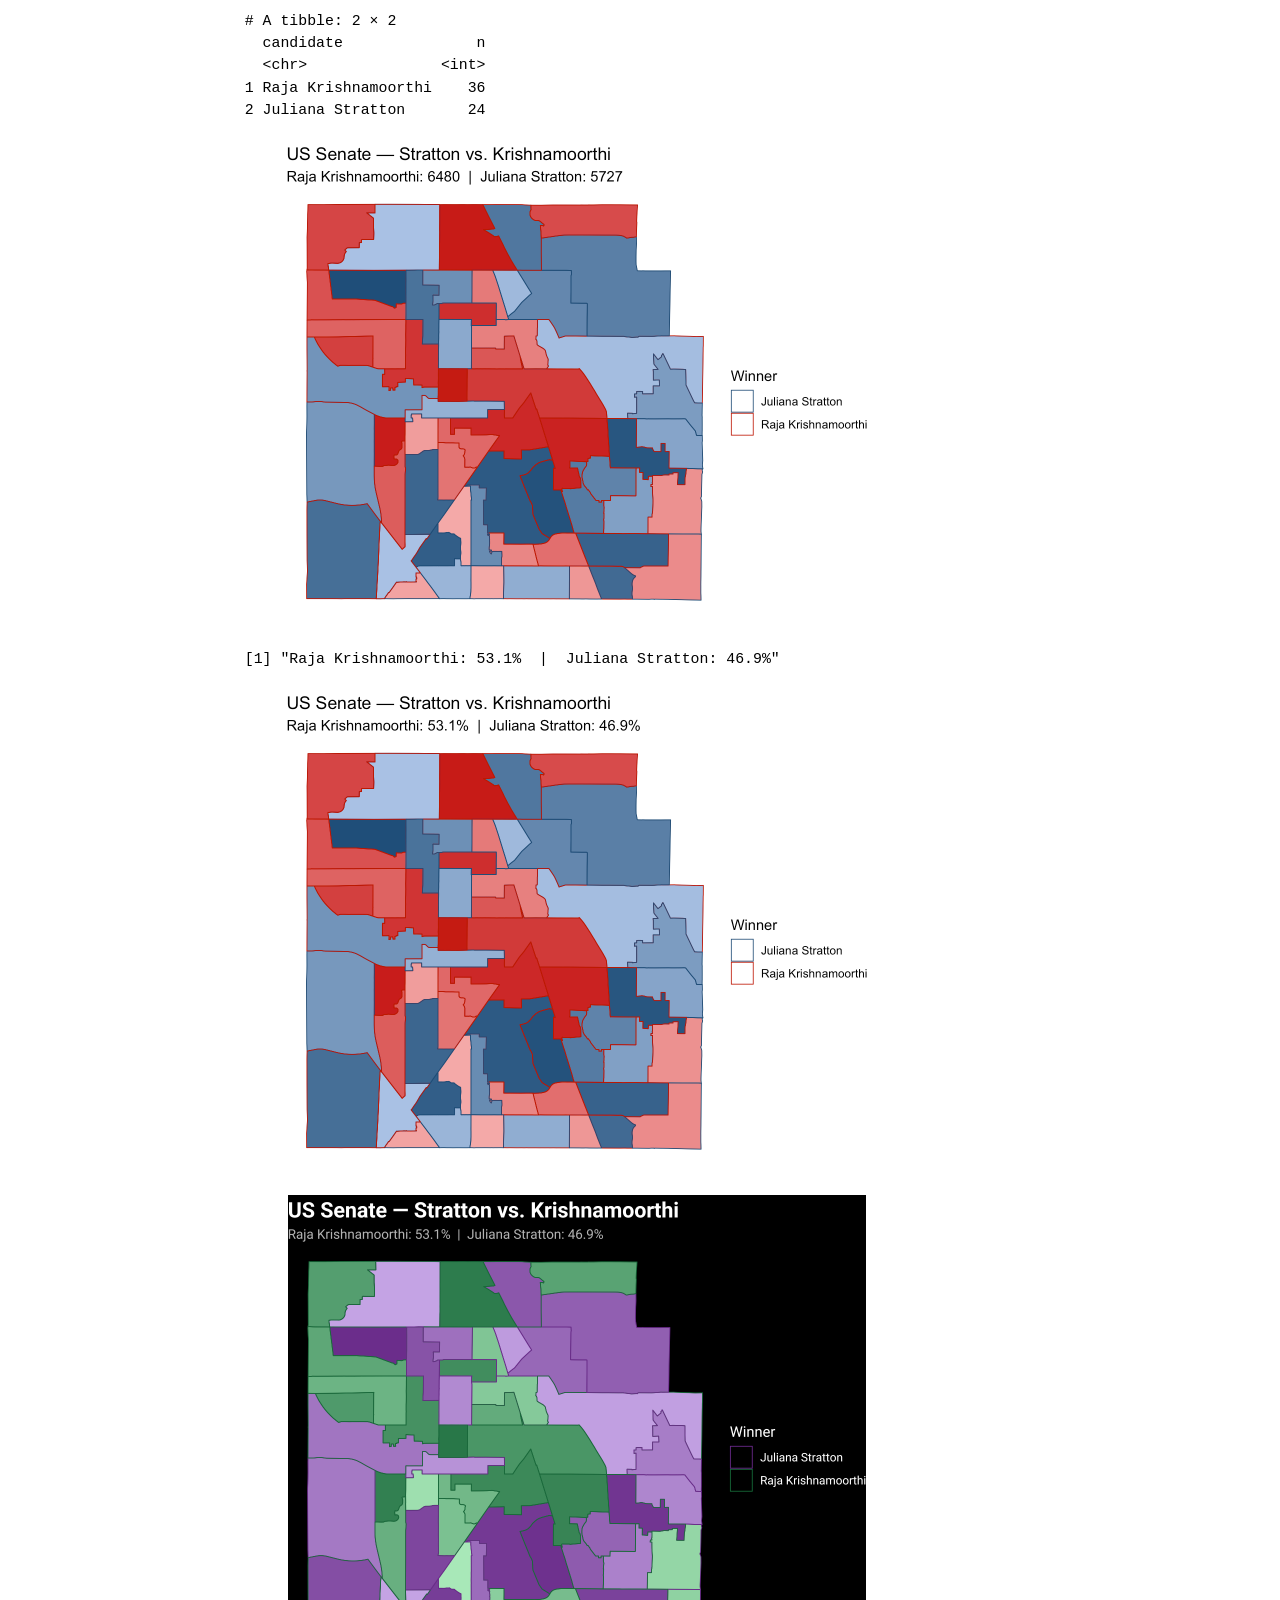
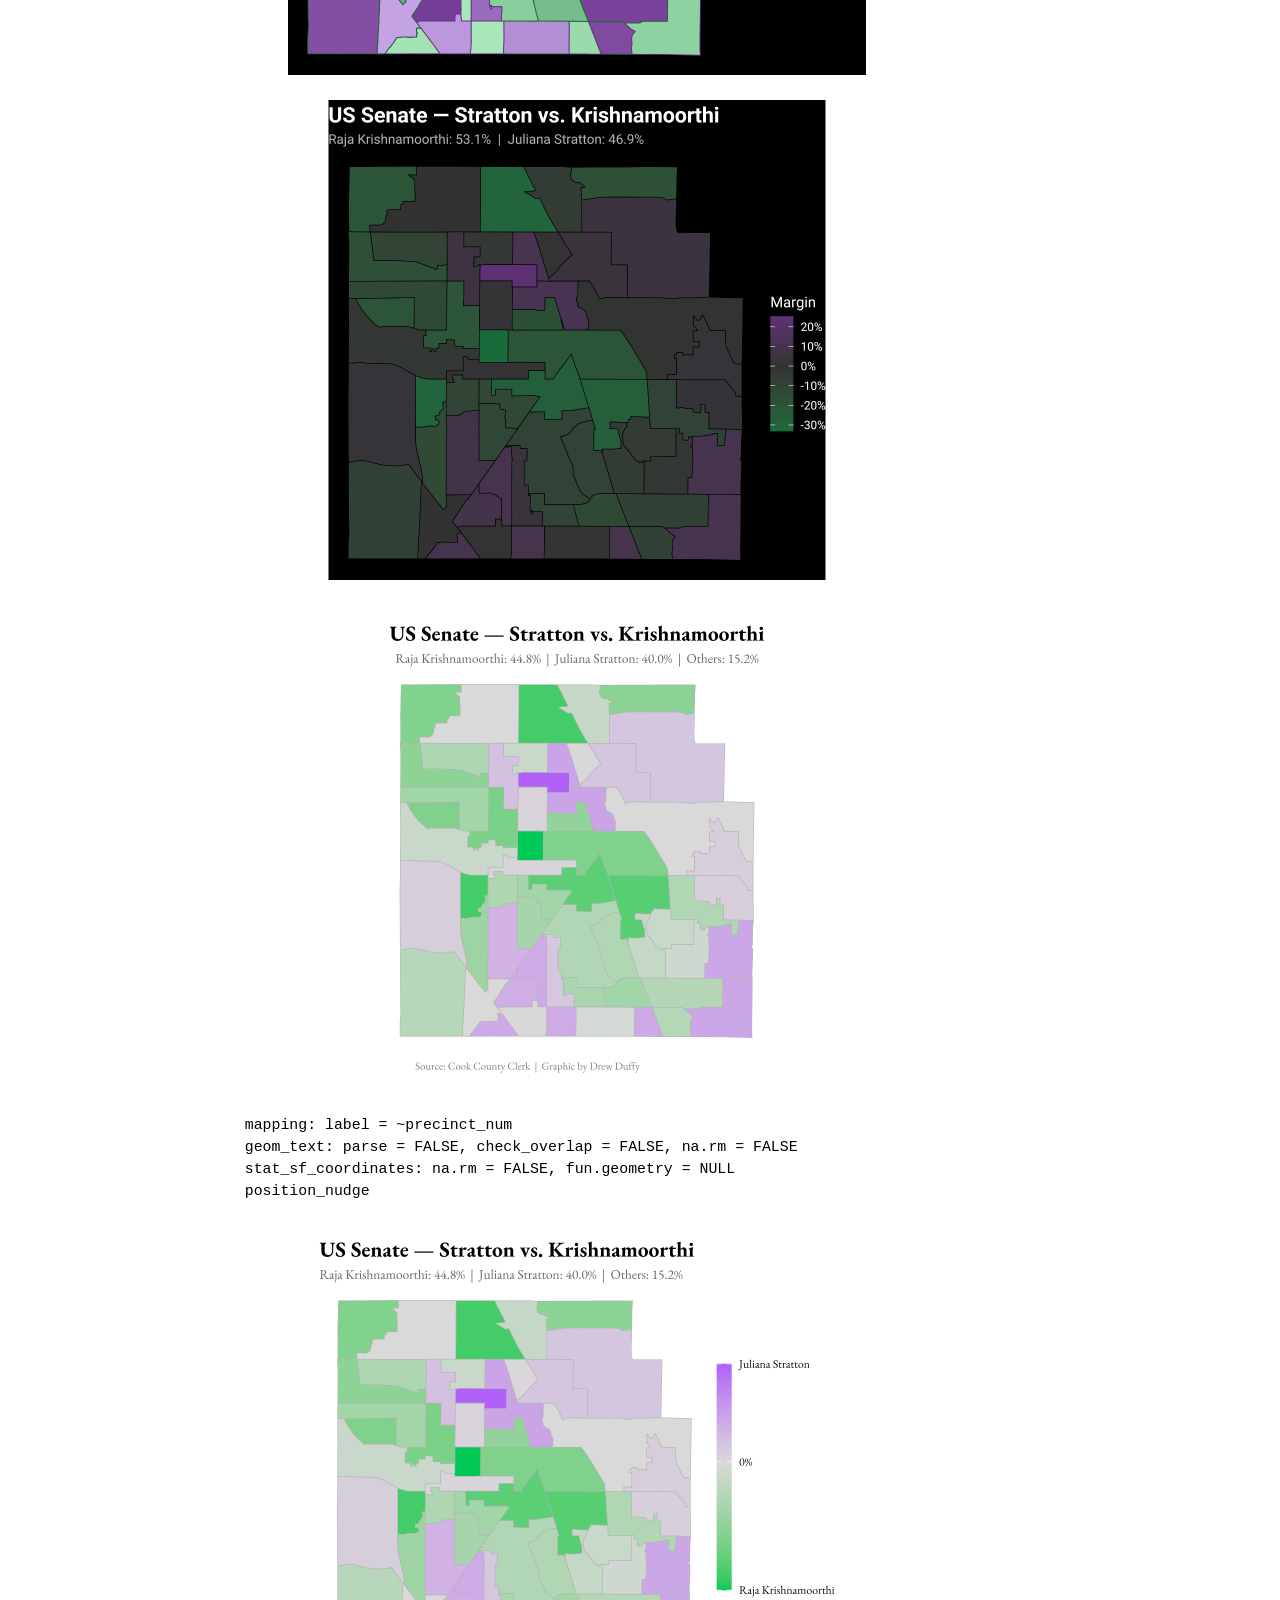
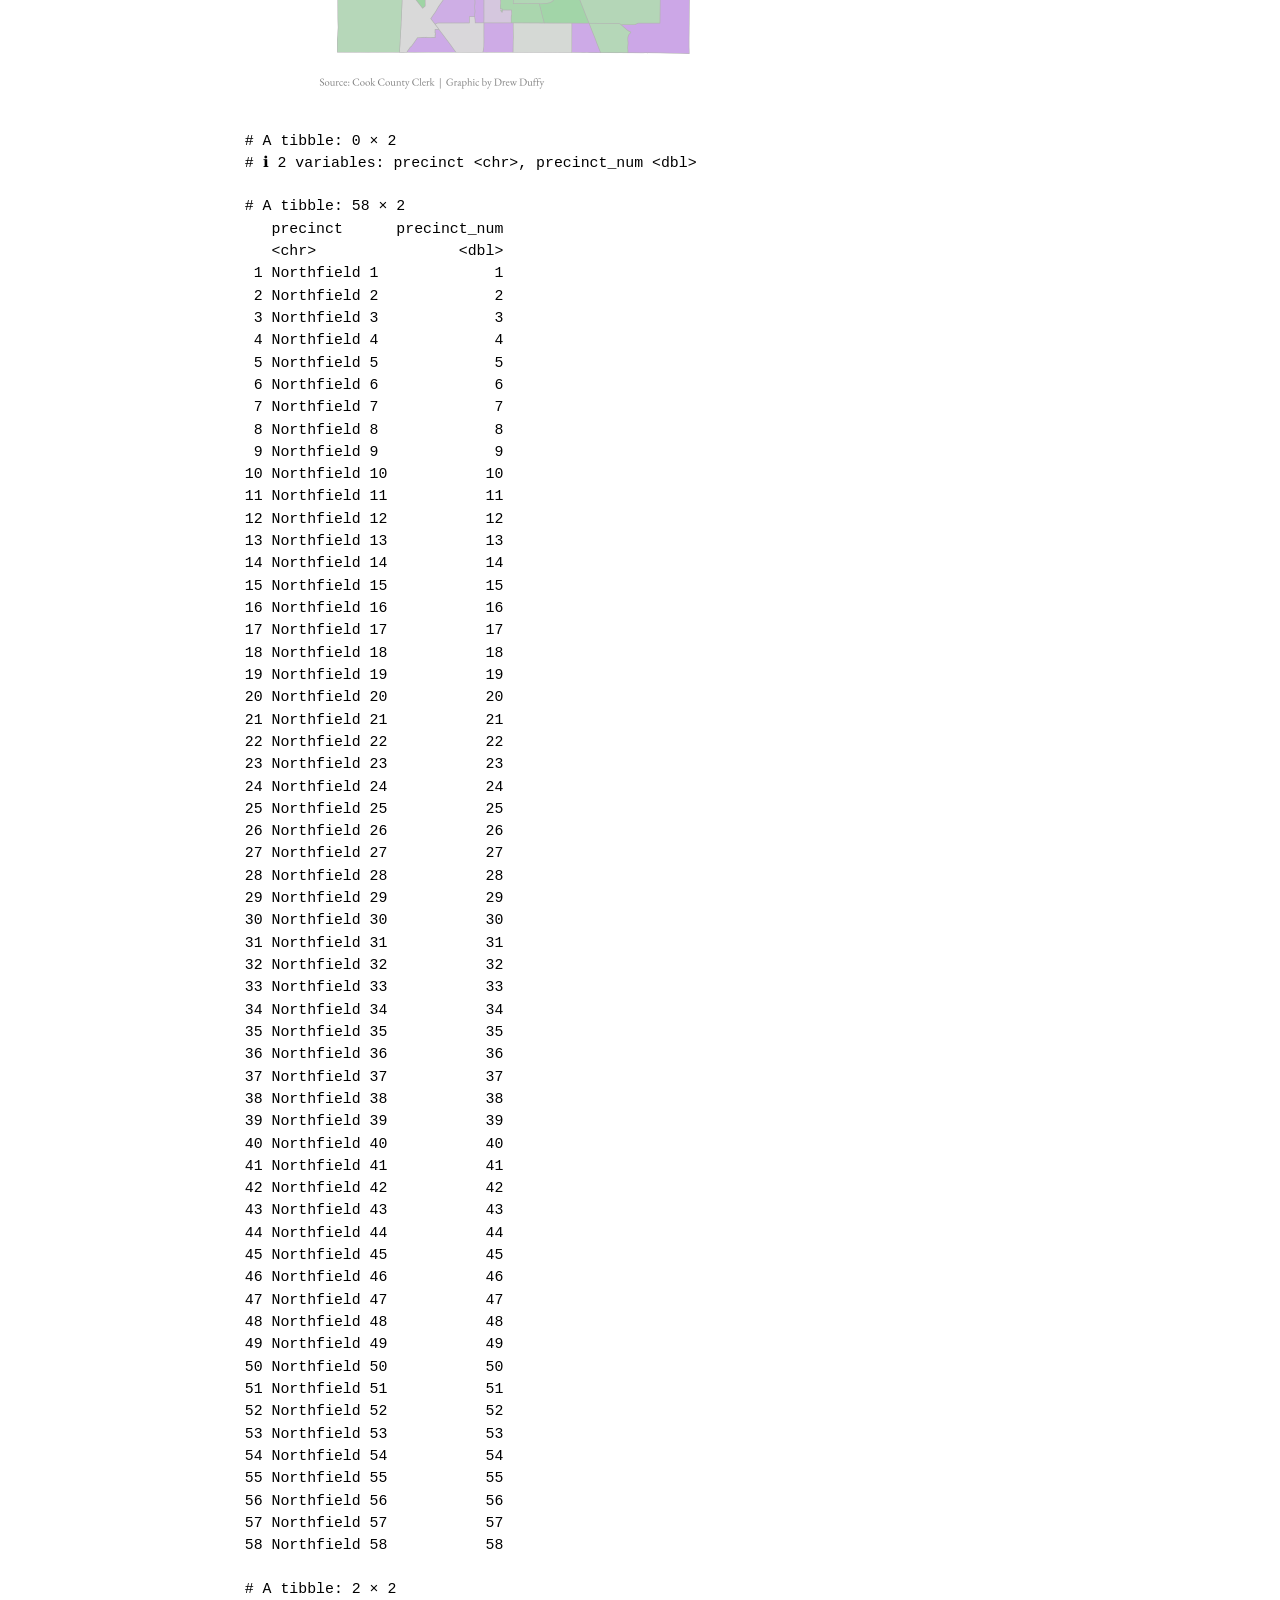
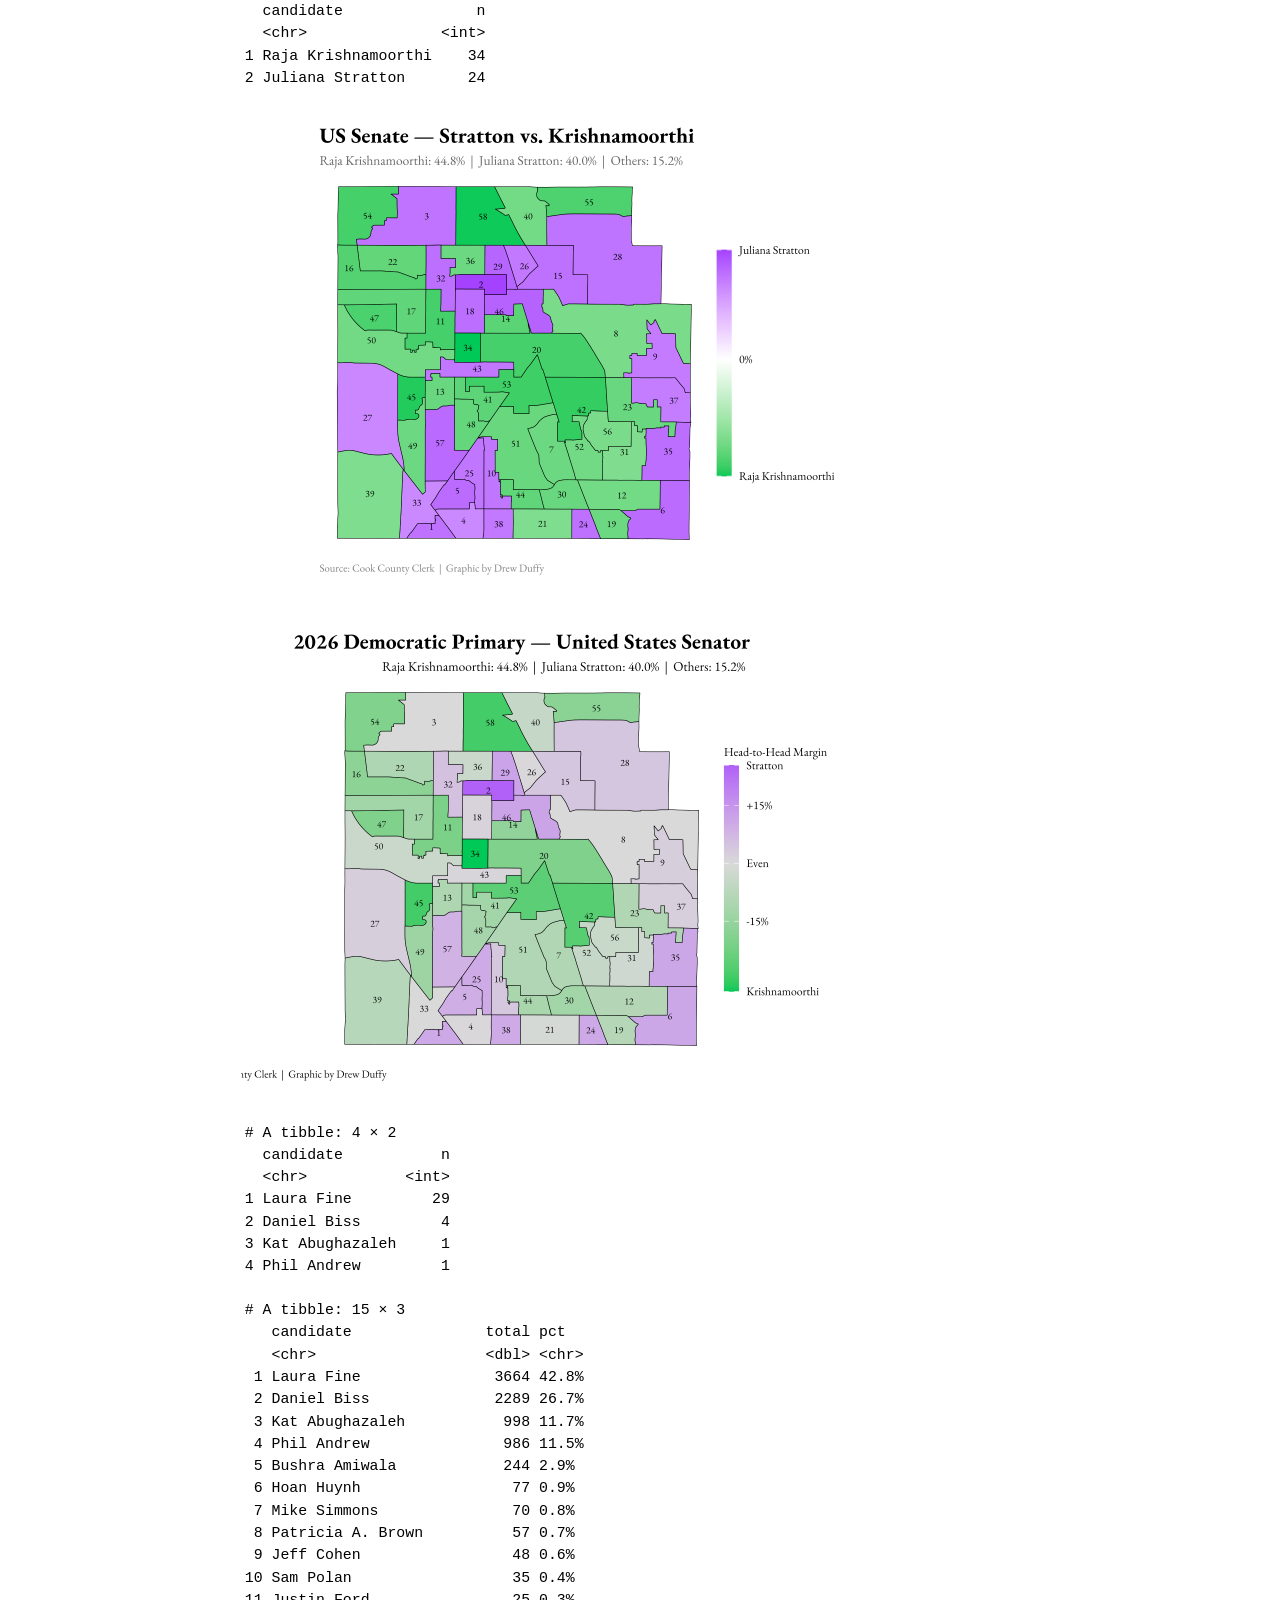
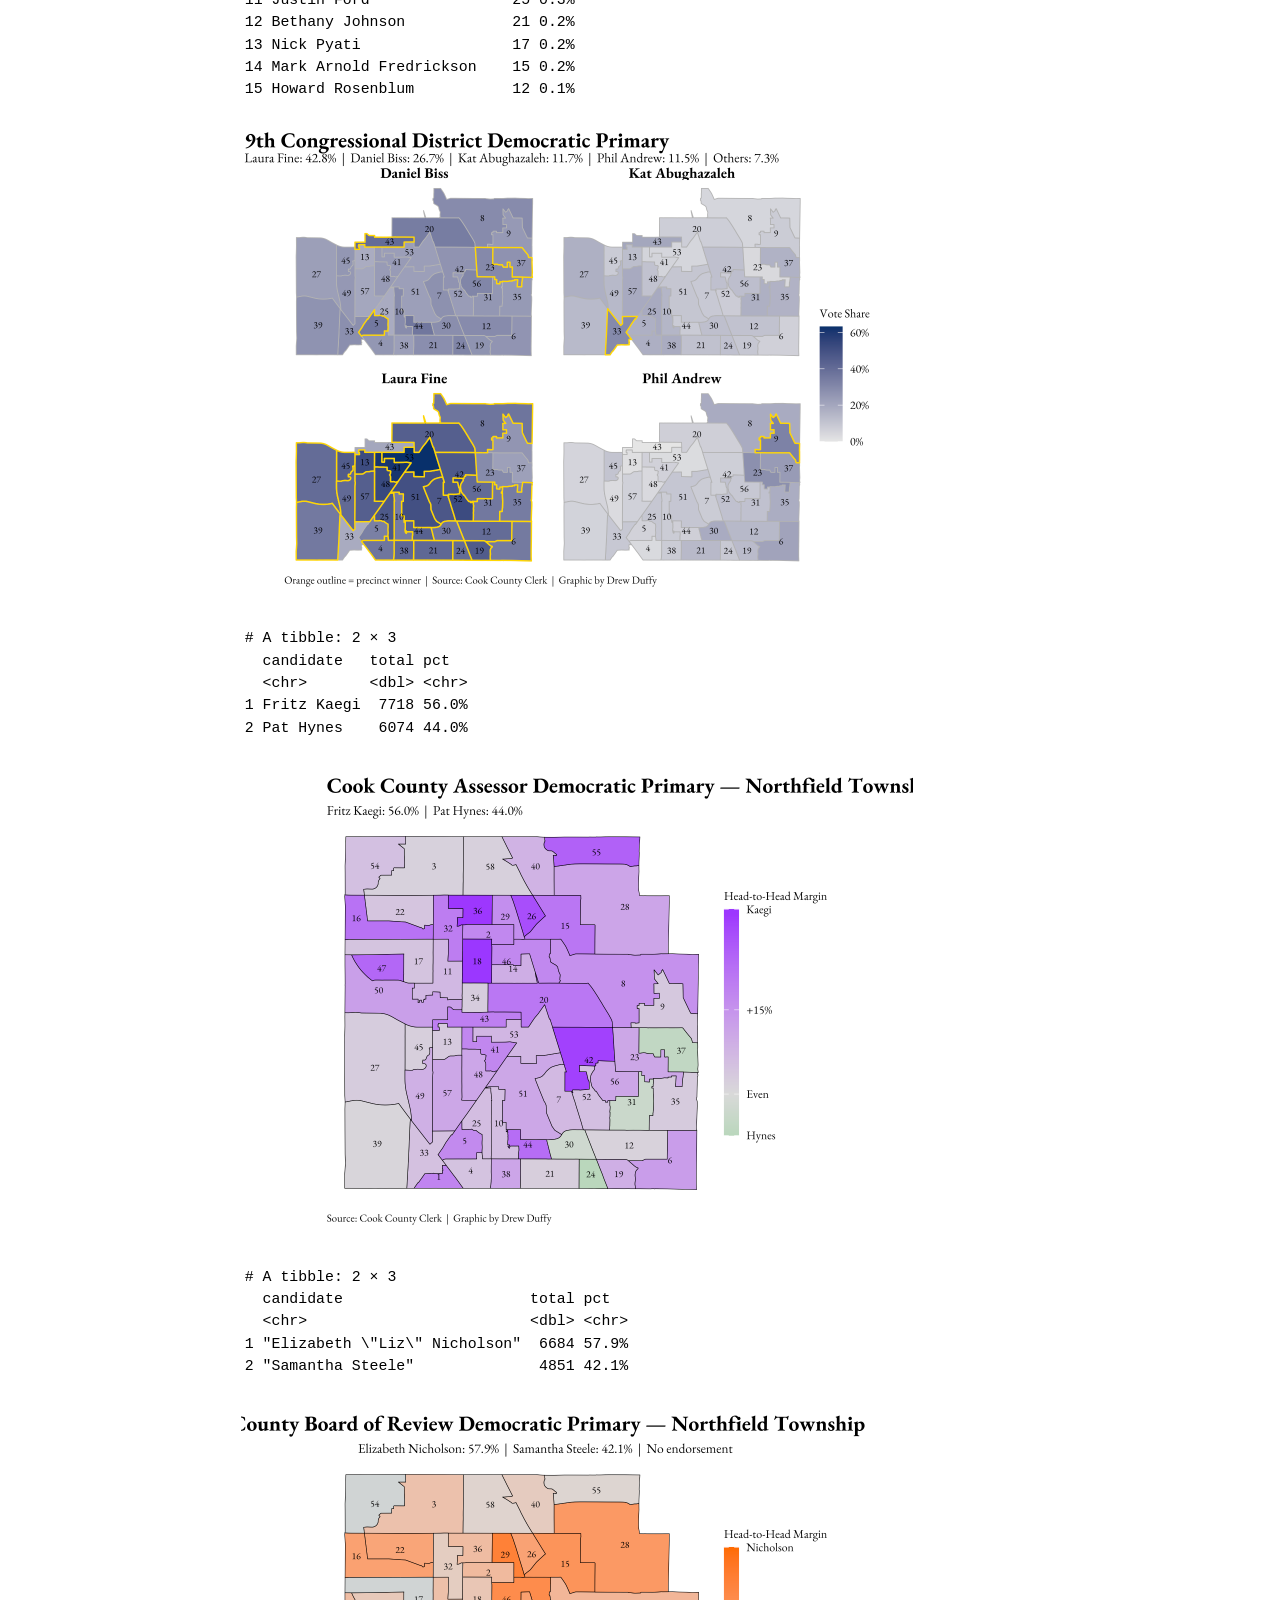
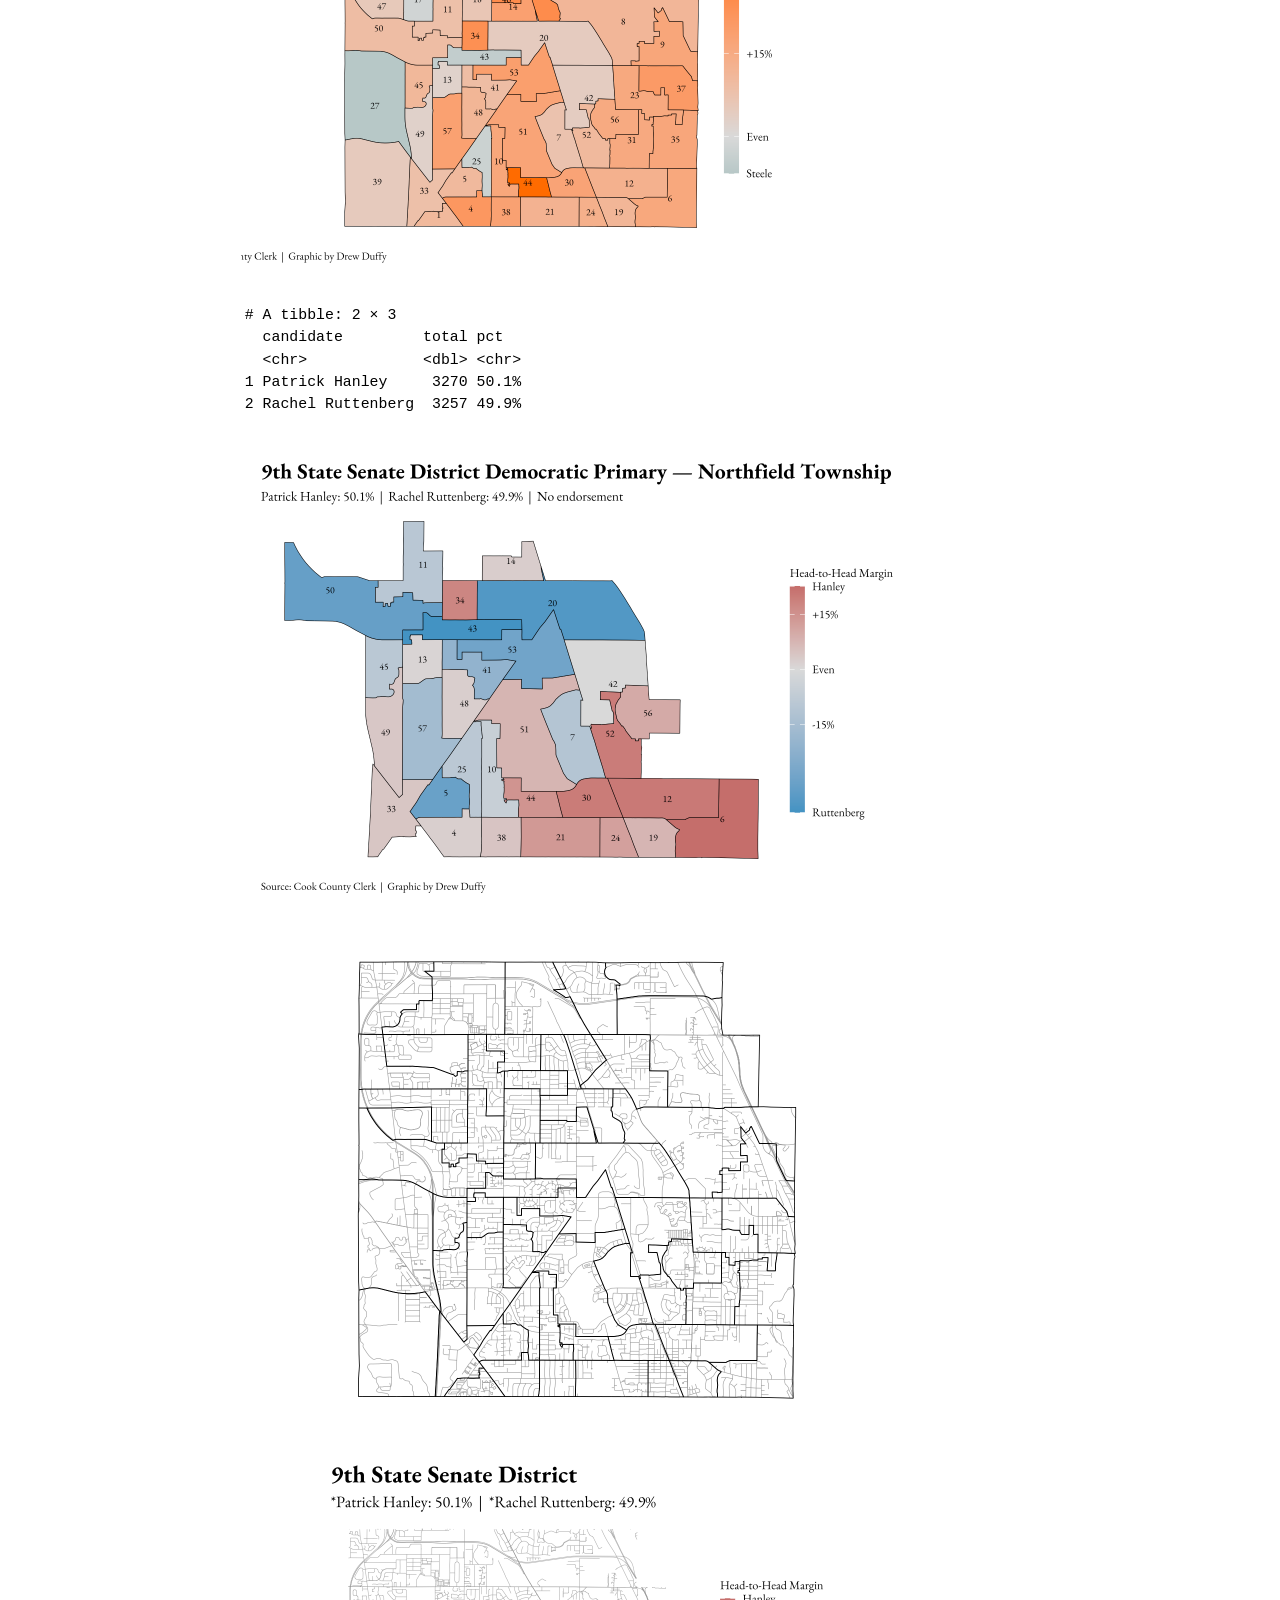
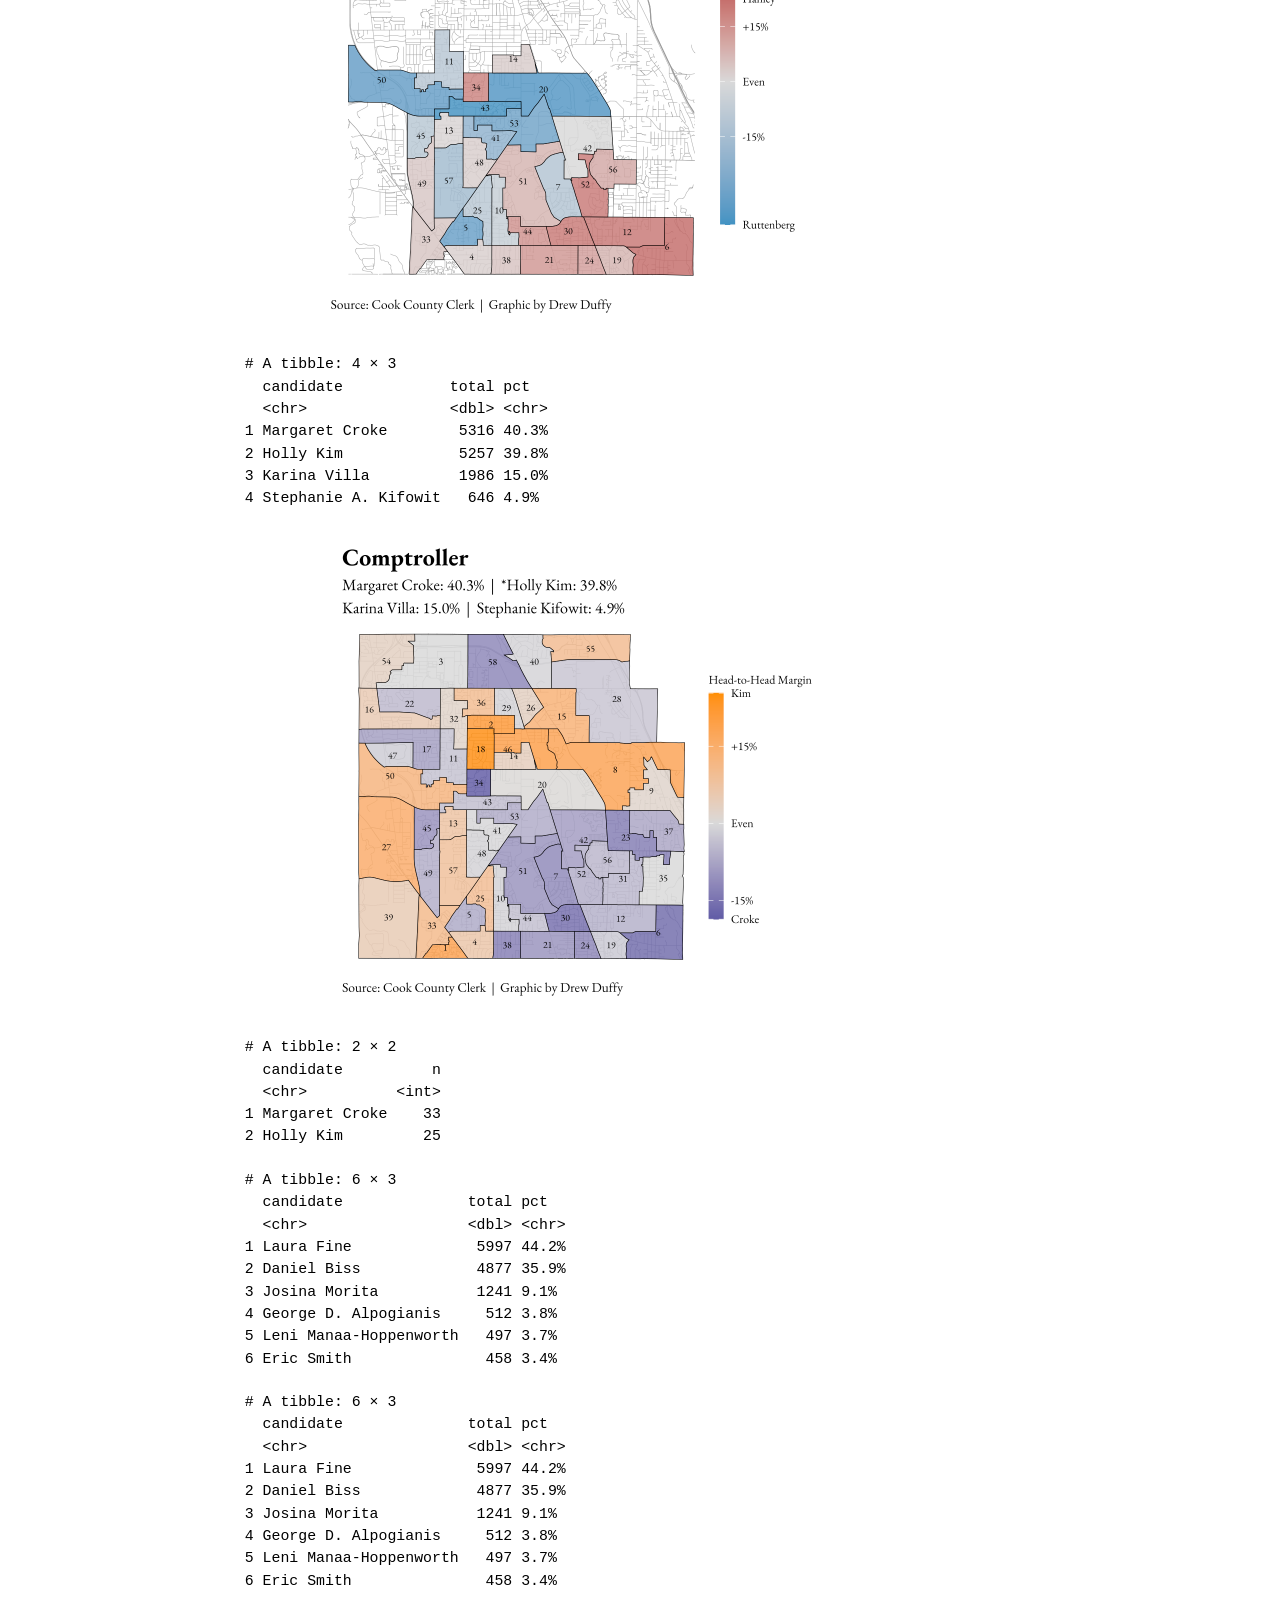
<file: NFTEST.html>
<!DOCTYPE html>
<html xmlns="http://www.w3.org/1999/xhtml" lang="en" xml:lang="en"><head>

<meta charset="utf-8">
<meta name="generator" content="quarto-1.8.25">

<meta name="viewport" content="width=device-width, initial-scale=1.0, user-scalable=yes">

<meta name="author" content="Drew Duffy">

<title>Northfield Township Post-Primary Review</title>
<style>
code{white-space: pre-wrap;}
span.smallcaps{font-variant: small-caps;}
div.columns{display: flex; gap: min(4vw, 1.5em);}
div.column{flex: auto; overflow-x: auto;}
div.hanging-indent{margin-left: 1.5em; text-indent: -1.5em;}
ul.task-list{list-style: none;}
ul.task-list li input[type="checkbox"] {
  width: 0.8em;
  margin: 0 0.8em 0.2em -1em; /* quarto-specific, see https://github.com/quarto-dev/quarto-cli/issues/4556 */ 
  vertical-align: middle;
}
</style>


<script src="NFTEST_files/libs/clipboard/clipboard.min.js"></script>
<script src="NFTEST_files/libs/quarto-html/quarto.js" type="module"></script>
<script src="NFTEST_files/libs/quarto-html/tabsets/tabsets.js" type="module"></script>
<script src="NFTEST_files/libs/quarto-html/axe/axe-check.js" type="module"></script>
<script src="NFTEST_files/libs/quarto-html/popper.min.js"></script>
<script src="NFTEST_files/libs/quarto-html/tippy.umd.min.js"></script>
<script src="NFTEST_files/libs/quarto-html/anchor.min.js"></script>
<link href="NFTEST_files/libs/quarto-html/tippy.css" rel="stylesheet">
<link href="NFTEST_files/libs/quarto-html/quarto-syntax-highlighting-7b89279ff1a6dce999919e0e67d4d9ec.css" rel="stylesheet" id="quarto-text-highlighting-styles">
<script src="NFTEST_files/libs/bootstrap/bootstrap.min.js"></script>
<link href="NFTEST_files/libs/bootstrap/bootstrap-icons.css" rel="stylesheet">
<link href="NFTEST_files/libs/bootstrap/bootstrap-d6a003b94517c951b2d65075d42fb01b.min.css" rel="stylesheet" append-hash="true" id="quarto-bootstrap" data-mode="light">


</head>

<body class="fullcontent quarto-light">

<div id="quarto-content" class="page-columns page-rows-contents page-layout-article">

<main class="content" id="quarto-document-content">

<header id="title-block-header" class="quarto-title-block default">
<div class="quarto-title">
<h1 class="title">Northfield Township Post-Primary Review</h1>
</div>



<div class="quarto-title-meta">

    <div>
    <div class="quarto-title-meta-heading">Author</div>
    <div class="quarto-title-meta-contents">
             <p>Drew Duffy </p>
          </div>
  </div>
    
  
    
  </div>
  


</header>


<p>You can add options to executable code like this</p>
<div class="cell">
<div class="cell-output cell-output-stdout">
<pre><code>Rows: 2,576
Columns: 10
$ race                 &lt;chr&gt; "US Senate", "US Senate", "US Senate", "US Senate…
$ precinct             &lt;chr&gt; "Northfield 1", "Northfield 2", "Northfield 3", "…
$ precinct_num         &lt;dbl&gt; 1, 2, 3, 4, 5, 6, 7, 8, 9, 10, 11, 12, 13, 14, 15…
$ registered_voters    &lt;dbl&gt; 1856, 979, 1754, 1156, 865, 1160, 1578, 1540, 790…
$ ballots_cast         &lt;dbl&gt; 165, 225, 322, 219, 150, 248, 377, 307, 213, 201,…
$ candidate            &lt;chr&gt; "Kevin Ryan", "Kevin Ryan", "Kevin Ryan", "Kevin …
$ votes                &lt;dbl&gt; 6, 5, 10, 10, 6, 7, 14, 13, 14, 8, 7, 26, 4, 12, …
$ endorsed             &lt;lgl&gt; FALSE, FALSE, FALSE, FALSE, FALSE, FALSE, FALSE, …
$ vote_share           &lt;dbl&gt; 0.0364, 0.0222, 0.0311, 0.0457, 0.0400, 0.0282, 0…
$ multi_candidate_race &lt;lgl&gt; FALSE, FALSE, FALSE, FALSE, FALSE, FALSE, FALSE, …</code></pre>
</div>
</div>
<div class="cell">
<div class="cell-output cell-output-stdout">
<pre><code>Reading layer `Precinct' from data source 
  `/Users/andrewduffy/Desktop/NF TWP Results/Precinct.shp' using driver `ESRI Shapefile'
Simple feature collection with 1430 features and 15 fields
Geometry type: MULTIPOLYGON
Dimension:     XY, XYZ
Bounding box:  xmin: 1003173 ymin: 1749886 xmax: 1205634 ymax: 1998850
z_range:       zmin: 0 zmax: 0
Projected CRS: NAD83 / Illinois East (ftUS)</code></pre>
</div>
<div class="cell-output cell-output-stdout">
<pre><code>Rows: 1,430
Columns: 16
$ OBJECTID   &lt;int&gt; 4305, 4306, 4307, 4308, 4309, 4310, 4311, 4312, 4313, 4314,…
$ STATEFP    &lt;chr&gt; "17", "17", "17", "17", "17", "17", "17", "17", "17", "17",…
$ COUNTYFP   &lt;chr&gt; "031", "031", "031", "031", "031", "031", "031", "031", "03…
$ precinctid &lt;chr&gt; "7000011", "7000001", "7000004", "7000007", "7000009", "700…
$ name       &lt;chr&gt; "BARRINGTON 11", "BARRINGTON 1", "BARRINGTON 4", "BARRINGTO…
$ Township_N &lt;chr&gt; "BARRINGTON", "BARRINGTON", "BARRINGTON", "BARRINGTON", "BA…
$ Township_1 &lt;chr&gt; "70", "70", "70", "70", "70", "70", "70", "70", "70", "70",…
$ Precinct_N &lt;chr&gt; "11", "1", "4", "7", "9", "2", "3", "8", "5", "6", "1", "11…
$ GlobalID   &lt;chr&gt; "{850A82C8-98BA-4F3E-801C-B1A141218859}", "{EEEBB7A6-404A-4…
$ created_us &lt;chr&gt; "TODDSOBIECK1", "TODDSOBIECK1", "TODDSOBIECK1", "TODDSOBIEC…
$ created_da &lt;date&gt; 2024-02-05, 2024-02-05, 2024-02-05, 2024-02-05, 2024-02-05…
$ last_edite &lt;chr&gt; "TODDSOBIECK1", "TODDSOBIECK1", "TODDSOBIECK1", "TODDSOBIEC…
$ last_edi_1 &lt;date&gt; 2024-02-05, 2024-02-05, 2024-02-05, 2024-02-05, 2024-02-05…
$ ShapeSTAre &lt;dbl&gt; 68226382, 24777265, 184692137, 167726974, 61331333, 1066077…
$ ShapeSTLen &lt;dbl&gt; 51688.17, 21449.78, 94051.65, 114909.78, 53500.17, 22351.74…
$ geometry   &lt;MULTIPOLYGON [US_survey_foot]&gt; MULTIPOLYGON Z (((1035113 1..., M…</code></pre>
</div>
</div>
<div class="cell">
<div class="cell-output cell-output-stdout">
<pre><code>Rows: 58
Columns: 16
$ OBJECTID   &lt;int&gt; 4895, 4896, 4897, 4898, 4899, 4900, 4901, 4902, 4903, 4904,…
$ STATEFP    &lt;chr&gt; "17", "17", "17", "17", "17", "17", "17", "17", "17", "17",…
$ COUNTYFP   &lt;chr&gt; "031", "031", "031", "031", "031", "031", "031", "031", "03…
$ precinctid &lt;chr&gt; "8300013", "8300022", "8300025", "8300035", "8300037", "830…
$ name       &lt;chr&gt; "NORTHFIELD 13", "NORTHFIELD 22", "NORTHFIELD 25", "NORTHFI…
$ Township_N &lt;chr&gt; "NORTHFIELD", "NORTHFIELD", "NORTHFIELD", "NORTHFIELD", "NO…
$ Township_1 &lt;chr&gt; "83", "83", "83", "83", "83", "83", "83", "83", "83", "83",…
$ Precinct_N &lt;chr&gt; "13", "22", "25", "35", "37", "46", "56", "47", "45", "36",…
$ GlobalID   &lt;chr&gt; "{E1DB790E-7910-4778-8293-57602F7B31EA}", "{E32156B5-BC1E-4…
$ created_us &lt;chr&gt; "TODDSOBIECK1", "TODDSOBIECK1", "TODDSOBIECK1", "TODDSOBIEC…
$ created_da &lt;date&gt; 2024-02-05, 2024-02-05, 2024-02-05, 2024-02-05, 2024-02-05…
$ last_edite &lt;chr&gt; "TODDSOBIECK1", "TODDSOBIECK1", "TODDSOBIECK1", "TODDSOBIEC…
$ last_edi_1 &lt;date&gt; 2024-02-05, 2024-02-05, 2024-02-05, 2024-02-05, 2024-02-05…
$ ShapeSTAre &lt;dbl&gt; 7393768, 15136034, 9174875, 19432259, 15831145, 13894428, 1…
$ ShapeSTLen &lt;dbl&gt; 11764.30, 17601.24, 16362.29, 21364.75, 19229.86, 21279.40,…
$ geometry   &lt;MULTIPOLYGON [US_survey_foot]&gt; MULTIPOLYGON Z (((1115672 1..., M…</code></pre>
</div>
</div>
<div class="cell">
<div class="cell-output cell-output-stdout">
<pre><code># A tibble: 59 × 2
   precinct      precinct_num
   &lt;chr&gt;                &lt;dbl&gt;
 1 Northfield 1             1
 2 Northfield 2             2
 3 Northfield 3             3
 4 Northfield 4             4
 5 Northfield 5             5
 6 Northfield 6             6
 7 Northfield 7             7
 8 Northfield 8             8
 9 Northfield 9             9
10 Northfield 10           10
# ℹ 49 more rows</code></pre>
</div>
</div>
<div class="cell">
<div class="cell-output cell-output-stdout">
<pre><code># A tibble: 59 × 2
   precinct                    precinct_num
   &lt;chr&gt;                              &lt;dbl&gt;
 1 Northfield 1                           1
 2 Northfield 2                           2
 3 Northfield 3                           3
 4 Northfield 4                           4
 5 Northfield 5                           5
 6 Northfield 6                           6
 7 Northfield 7                           7
 8 Northfield 8                           8
 9 Northfield 9                           9
10 Northfield 10                         10
11 Northfield 11                         11
12 Northfield 12                         12
13 Northfield 13                         13
14 Northfield 14                         14
15 Northfield 15                         15
16 Northfield 16                         16
17 Northfield 17                         17
18 Northfield 18                         18
19 Northfield 19                         19
20 Northfield 20                         20
21 Northfield 21                         21
22 Northfield 22                         22
23 Northfield 23                         23
24 Northfield 24                         24
25 Northfield 25                         25
26 Northfield 26                         26
27 Northfield 27                         27
28 Northfield 28                         28
29 Northfield 29                         29
30 Northfield 30                         30
31 Northfield 31                         31
32 Northfield 32                         32
33 Northfield 33                         33
34 Northfield 34                         34
35 Northfield 35                         35
36 Northfield 36                         36
37 Northfield 37                         37
38 Northfield 38                         38
39 Northfield 39                         39
40 Northfield 40                         40
41 Northfield 41                         41
42 Northfield 42                         42
43 Northfield 43                         43
44 Northfield 44                         44
45 Northfield 45                         45
46 Northfield 46                         46
47 Northfield 47                         47
48 Northfield 48                         48
49 Northfield 49                         49
50 Northfield 50                         50
51 Northfield 51                         51
52 Northfield 52                         52
53 Northfield 53                         53
54 Northfield 54                         54
55 Northfield 55                         55
56 Northfield 56                         56
57 Northfield 57                         57
58 Northfield 58                         58
59 Northfield Township Results           NA</code></pre>
</div>
</div>
<div class="cell">
<div class="cell-output cell-output-stdout">
<pre><code>[1] 58</code></pre>
</div>
</div>
<div class="cell">
<div class="cell-output-display">
<div>
<figure class="figure">
<p><img src="NFTEST_files/figure-html/unnamed-chunk-8-1.png" class="img-fluid figure-img" width="672"></p>
</figure>
</div>
</div>
</div>
<div class="cell">
<div class="cell-output-display">
<div>
<figure class="figure">
<p><img src="NFTEST_files/figure-html/unnamed-chunk-9-1.png" class="img-fluid figure-img" width="672"></p>
</figure>
</div>
</div>
</div>
<div class="cell">
<div class="cell-output-display">
<div>
<figure class="figure">
<p><img src="NFTEST_files/figure-html/unnamed-chunk-10-1.png" class="img-fluid figure-img" width="672"></p>
</figure>
</div>
</div>
</div>
<div class="cell">
<div class="cell-output cell-output-stdout">
<pre><code># A tibble: 2 × 2
  candidate               n
  &lt;chr&gt;               &lt;int&gt;
1 Raja Krishnamoorthi    36
2 Juliana Stratton       24</code></pre>
</div>
</div>
<div class="cell">
<div class="cell-output-display">
<div>
<figure class="figure">
<p><img src="NFTEST_files/figure-html/unnamed-chunk-12-1.png" class="img-fluid figure-img" width="672"></p>
</figure>
</div>
</div>
</div>
<div class="cell">
<div class="cell-output cell-output-stdout">
<pre><code>[1] "Raja Krishnamoorthi: 53.1%  |  Juliana Stratton: 46.9%"</code></pre>
</div>
</div>
<div class="cell">
<div class="cell-output-display">
<div>
<figure class="figure">
<p><img src="NFTEST_files/figure-html/unnamed-chunk-14-1.png" class="img-fluid figure-img" width="672"></p>
</figure>
</div>
</div>
</div>
<div class="cell">
<div class="cell-output-display">
<div>
<figure class="figure">
<p><img src="NFTEST_files/figure-html/unnamed-chunk-15-1.png" class="img-fluid figure-img" width="672"></p>
</figure>
</div>
</div>
</div>
<div class="cell">
<div class="cell-output-display">
<div>
<figure class="figure">
<p><img src="NFTEST_files/figure-html/unnamed-chunk-16-1.png" class="img-fluid figure-img" width="672"></p>
</figure>
</div>
</div>
</div>
<div class="cell">
<div class="cell-output-display">
<div>
<figure class="figure">
<p><img src="NFTEST_files/figure-html/unnamed-chunk-19-1.png" class="img-fluid figure-img" width="672"></p>
</figure>
</div>
</div>
</div>
<div class="cell">
<div class="cell-output cell-output-stdout">
<pre><code>mapping: label = ~precinct_num 
geom_text: parse = FALSE, check_overlap = FALSE, na.rm = FALSE
stat_sf_coordinates: na.rm = FALSE, fun.geometry = NULL
position_nudge </code></pre>
</div>
</div>
<div class="cell">
<div class="cell-output-display">
<div>
<figure class="figure">
<p><img src="NFTEST_files/figure-html/unnamed-chunk-21-1.png" class="img-fluid figure-img" width="672"></p>
</figure>
</div>
</div>
</div>
<div class="cell">
<div class="cell-output cell-output-stdout">
<pre><code># A tibble: 0 × 2
# ℹ 2 variables: precinct &lt;chr&gt;, precinct_num &lt;dbl&gt;</code></pre>
</div>
</div>
<div class="cell">
<div class="cell-output cell-output-stdout">
<pre><code># A tibble: 58 × 2
   precinct      precinct_num
   &lt;chr&gt;                &lt;dbl&gt;
 1 Northfield 1             1
 2 Northfield 2             2
 3 Northfield 3             3
 4 Northfield 4             4
 5 Northfield 5             5
 6 Northfield 6             6
 7 Northfield 7             7
 8 Northfield 8             8
 9 Northfield 9             9
10 Northfield 10           10
11 Northfield 11           11
12 Northfield 12           12
13 Northfield 13           13
14 Northfield 14           14
15 Northfield 15           15
16 Northfield 16           16
17 Northfield 17           17
18 Northfield 18           18
19 Northfield 19           19
20 Northfield 20           20
21 Northfield 21           21
22 Northfield 22           22
23 Northfield 23           23
24 Northfield 24           24
25 Northfield 25           25
26 Northfield 26           26
27 Northfield 27           27
28 Northfield 28           28
29 Northfield 29           29
30 Northfield 30           30
31 Northfield 31           31
32 Northfield 32           32
33 Northfield 33           33
34 Northfield 34           34
35 Northfield 35           35
36 Northfield 36           36
37 Northfield 37           37
38 Northfield 38           38
39 Northfield 39           39
40 Northfield 40           40
41 Northfield 41           41
42 Northfield 42           42
43 Northfield 43           43
44 Northfield 44           44
45 Northfield 45           45
46 Northfield 46           46
47 Northfield 47           47
48 Northfield 48           48
49 Northfield 49           49
50 Northfield 50           50
51 Northfield 51           51
52 Northfield 52           52
53 Northfield 53           53
54 Northfield 54           54
55 Northfield 55           55
56 Northfield 56           56
57 Northfield 57           57
58 Northfield 58           58</code></pre>
</div>
</div>
<div class="cell">
<div class="cell-output cell-output-stdout">
<pre><code># A tibble: 2 × 2
  candidate               n
  &lt;chr&gt;               &lt;int&gt;
1 Raja Krishnamoorthi    34
2 Juliana Stratton       24</code></pre>
</div>
</div>
<div class="cell">
<div class="cell-output-display">
<div>
<figure class="figure">
<p><img src="NFTEST_files/figure-html/unnamed-chunk-26-1.png" class="img-fluid figure-img" width="672"></p>
</figure>
</div>
</div>
</div>
<div class="cell">
<div class="cell-output-display">
<div>
<figure class="figure">
<p><img src="NFTEST_files/figure-html/unnamed-chunk-28-1.png" class="img-fluid figure-img" width="672"></p>
</figure>
</div>
</div>
</div>
<div class="cell">
<div class="cell-output cell-output-stdout">
<pre><code># A tibble: 4 × 2
  candidate           n
  &lt;chr&gt;           &lt;int&gt;
1 Laura Fine         29
2 Daniel Biss         4
3 Kat Abughazaleh     1
4 Phil Andrew         1</code></pre>
</div>
</div>
<div class="cell">
<div class="cell-output cell-output-stdout">
<pre><code># A tibble: 15 × 3
   candidate               total pct  
   &lt;chr&gt;                   &lt;dbl&gt; &lt;chr&gt;
 1 Laura Fine               3664 42.8%
 2 Daniel Biss              2289 26.7%
 3 Kat Abughazaleh           998 11.7%
 4 Phil Andrew               986 11.5%
 5 Bushra Amiwala            244 2.9% 
 6 Hoan Huynh                 77 0.9% 
 7 Mike Simmons               70 0.8% 
 8 Patricia A. Brown          57 0.7% 
 9 Jeff Cohen                 48 0.6% 
10 Sam Polan                  35 0.4% 
11 Justin Ford                25 0.3% 
12 Bethany Johnson            21 0.2% 
13 Nick Pyati                 17 0.2% 
14 Mark Arnold Fredrickson    15 0.2% 
15 Howard Rosenblum           12 0.1% </code></pre>
</div>
</div>
<div class="cell">
<div class="cell-output-display">
<div>
<figure class="figure">
<p><img src="NFTEST_files/figure-html/unnamed-chunk-31-1.png" class="img-fluid figure-img" width="672"></p>
</figure>
</div>
</div>
</div>
<div class="cell">
<div class="cell-output cell-output-stdout">
<pre><code># A tibble: 2 × 3
  candidate   total pct  
  &lt;chr&gt;       &lt;dbl&gt; &lt;chr&gt;
1 Fritz Kaegi  7718 56.0%
2 Pat Hynes    6074 44.0%</code></pre>
</div>
</div>
<div class="cell">
<div class="cell-output-display">
<div>
<figure class="figure">
<p><img src="NFTEST_files/figure-html/unnamed-chunk-33-1.png" class="img-fluid figure-img" width="672"></p>
</figure>
</div>
</div>
</div>
<div class="cell">
<div class="cell-output cell-output-stdout">
<pre><code># A tibble: 2 × 3
  candidate                     total pct  
  &lt;chr&gt;                         &lt;dbl&gt; &lt;chr&gt;
1 "Elizabeth \"Liz\" Nicholson"  6684 57.9%
2 "Samantha Steele"              4851 42.1%</code></pre>
</div>
</div>
<div class="cell">
<div class="cell-output-display">
<div>
<figure class="figure">
<p><img src="NFTEST_files/figure-html/unnamed-chunk-35-1.png" class="img-fluid figure-img" width="672"></p>
</figure>
</div>
</div>
</div>
<div class="cell">
<div class="cell-output cell-output-stdout">
<pre><code># A tibble: 2 × 3
  candidate         total pct  
  &lt;chr&gt;             &lt;dbl&gt; &lt;chr&gt;
1 Patrick Hanley     3270 50.1%
2 Rachel Ruttenberg  3257 49.9%</code></pre>
</div>
</div>
<div class="cell">
<div class="cell-output-display">
<div>
<figure class="figure">
<p><img src="NFTEST_files/figure-html/unnamed-chunk-37-1.png" class="img-fluid figure-img" width="672"></p>
</figure>
</div>
</div>
</div>
<div class="cell">
<div class="cell-output-display">
<div>
<figure class="figure">
<p><img src="NFTEST_files/figure-html/unnamed-chunk-41-1.png" class="img-fluid figure-img" width="672"></p>
</figure>
</div>
</div>
</div>
<div class="cell">
<div class="cell-output-display">
<div>
<figure class="figure">
<p><img src="NFTEST_files/figure-html/unnamed-chunk-42-1.png" class="img-fluid figure-img" width="672"></p>
</figure>
</div>
</div>
</div>
<div class="cell">
<div class="cell-output cell-output-stdout">
<pre><code># A tibble: 4 × 3
  candidate            total pct  
  &lt;chr&gt;                &lt;dbl&gt; &lt;chr&gt;
1 Margaret Croke        5316 40.3%
2 Holly Kim             5257 39.8%
3 Karina Villa          1986 15.0%
4 Stephanie A. Kifowit   646 4.9% </code></pre>
</div>
</div>
<div class="cell">
<div class="cell-output-display">
<div>
<figure class="figure">
<p><img src="NFTEST_files/figure-html/unnamed-chunk-44-1.png" class="img-fluid figure-img" width="672"></p>
</figure>
</div>
</div>
</div>
<div class="cell">
<div class="cell-output cell-output-stdout">
<pre><code># A tibble: 2 × 2
  candidate          n
  &lt;chr&gt;          &lt;int&gt;
1 Margaret Croke    33
2 Holly Kim         25</code></pre>
</div>
</div>
<div class="cell">
<div class="cell-output cell-output-stdout">
<pre><code># A tibble: 6 × 3
  candidate              total pct  
  &lt;chr&gt;                  &lt;dbl&gt; &lt;chr&gt;
1 Laura Fine              5997 44.2%
2 Daniel Biss             4877 35.9%
3 Josina Morita           1241 9.1% 
4 George D. Alpogianis     512 3.8% 
5 Leni Manaa-Hoppenworth   497 3.7% 
6 Eric Smith               458 3.4% </code></pre>
</div>
</div>
<div class="cell">
<div class="cell-output cell-output-stdout">
<pre><code># A tibble: 6 × 3
  candidate              total pct  
  &lt;chr&gt;                  &lt;dbl&gt; &lt;chr&gt;
1 Laura Fine              5997 44.2%
2 Daniel Biss             4877 35.9%
3 Josina Morita           1241 9.1% 
4 George D. Alpogianis     512 3.8% 
5 Leni Manaa-Hoppenworth   497 3.7% 
6 Eric Smith               458 3.4% </code></pre>
</div>
</div>
<div class="cell">
<div class="cell-output-display">
<div>
<figure class="figure">
<p><img src="NFTEST_files/figure-html/unnamed-chunk-48-1.png" class="img-fluid figure-img" width="672"></p>
</figure>
</div>
</div>
</div>
<div class="cell">
<div class="cell-output cell-output-stdout">
<pre><code># A tibble: 4 × 3
  candidate       total pct  
  &lt;chr&gt;           &lt;dbl&gt; &lt;chr&gt;
1 Tracy Katz Muhl  4225 45.3%
2 Thomas Maillard  2783 29.8%
3 Mary Edly-Allen  1201 12.9%
4 Jennifer Banek   1120 12.0%</code></pre>
</div>
</div>
<div class="cell">
<div class="cell-output-display">
<div>
<figure class="figure">
<p><img src="NFTEST_files/figure-html/unnamed-chunk-51-1.png" class="img-fluid figure-img" width="672"></p>
</figure>
</div>
</div>
</div>
<div class="cell">
<div class="cell-output cell-output-stdout">
<pre><code># A tibble: 24 × 1
   precinct_num
          &lt;dbl&gt;
 1            2
 2            3
 3            8
 4           11
 5           14
 6           15
 7           16
 8           17
 9           18
10           22
# ℹ 14 more rows</code></pre>
</div>
</div>
<div class="cell">
<div class="cell-output cell-output-stdout">
<pre><code># A tibble: 2 × 3
  candidate        total pct  
  &lt;chr&gt;            &lt;dbl&gt; &lt;chr&gt;
1 Toni Preckwinkle  8472 59.6%
2 Brendan Reilly    5753 40.4%</code></pre>
</div>
</div>
<div class="cell">
<div class="cell-output-display">
<div>
<figure class="figure">
<p><img src="NFTEST_files/figure-html/unnamed-chunk-54-1.png" class="img-fluid figure-img" width="672"></p>
</figure>
</div>
</div>
</div>
<div class="cell">
<div class="cell-output cell-output-stdout">
<pre><code># A tibble: 1 × 2
  candidate            n
  &lt;chr&gt;            &lt;int&gt;
1 Toni Preckwinkle    58</code></pre>
</div>
</div>
<div class="cell">
<div class="cell-output cell-output-stdout">
<pre><code># A tibble: 4 × 3
  candidate                    total pct  
  &lt;chr&gt;                        &lt;dbl&gt; &lt;chr&gt;
1 Beth McElroy Kirkwood         9970 29.9%
2 Eira Lizeth Corral Sepúlveda  9520 28.6%
3 Precious Brady-Davis          8889 26.7%
4 Sarah Bury                    4915 14.8%</code></pre>
</div>
</div>
<div class="cell">
<div class="cell-output-display">
<div>
<figure class="figure">
<p><img src="NFTEST_files/figure-html/unnamed-chunk-57-1.png" class="img-fluid figure-img" width="672"></p>
</figure>
</div>
</div>
</div>
<div class="cell">
<div class="cell-output cell-output-stdout">
<pre><code># A tibble: 4 × 4
# Groups:   race [2]
  race                          candidate         total pct  
  &lt;chr&gt;                         &lt;chr&gt;             &lt;dbl&gt; &lt;chr&gt;
1 Circuit Court Judge (Cobbs)   Luz Maria Toledo   8070 65.5%
2 Circuit Court Judge (Cobbs)   Linda Sackey       4260 34.5%
3 Circuit Court Judge (Coghlan) Michael Cabonargi  7826 63.7%
4 Circuit Court Judge (Coghlan) Ashonta C. Rice    4463 36.3%</code></pre>
</div>
</div>
<div class="cell">
<div class="cell-output-display">
<div>
<figure class="figure">
<p><img src="NFTEST_files/figure-html/unnamed-chunk-59-1.png" class="img-fluid figure-img" width="672"></p>
</figure>
</div>
</div>
</div>
<div class="cell">
<div class="cell-output cell-output-stdout">
<pre><code># A tibble: 3 × 3
  race                          candidate             n
  &lt;chr&gt;                         &lt;chr&gt;             &lt;int&gt;
1 Circuit Court Judge (Cobbs)   Luz Maria Toledo     58
2 Circuit Court Judge (Coghlan) Michael Cabonargi    54
3 Circuit Court Judge (Coghlan) Ashonta C. Rice       4</code></pre>
</div>
</div>

</main>
<!-- /main column -->
<script id="quarto-html-after-body" type="application/javascript">
  window.document.addEventListener("DOMContentLoaded", function (event) {
    const icon = "";
    const anchorJS = new window.AnchorJS();
    anchorJS.options = {
      placement: 'right',
      icon: icon
    };
    anchorJS.add('.anchored');
    const isCodeAnnotation = (el) => {
      for (const clz of el.classList) {
        if (clz.startsWith('code-annotation-')) {                     
          return true;
        }
      }
      return false;
    }
    const onCopySuccess = function(e) {
      // button target
      const button = e.trigger;
      // don't keep focus
      button.blur();
      // flash "checked"
      button.classList.add('code-copy-button-checked');
      var currentTitle = button.getAttribute("title");
      button.setAttribute("title", "Copied!");
      let tooltip;
      if (window.bootstrap) {
        button.setAttribute("data-bs-toggle", "tooltip");
        button.setAttribute("data-bs-placement", "left");
        button.setAttribute("data-bs-title", "Copied!");
        tooltip = new bootstrap.Tooltip(button, 
          { trigger: "manual", 
            customClass: "code-copy-button-tooltip",
            offset: [0, -8]});
        tooltip.show();    
      }
      setTimeout(function() {
        if (tooltip) {
          tooltip.hide();
          button.removeAttribute("data-bs-title");
          button.removeAttribute("data-bs-toggle");
          button.removeAttribute("data-bs-placement");
        }
        button.setAttribute("title", currentTitle);
        button.classList.remove('code-copy-button-checked');
      }, 1000);
      // clear code selection
      e.clearSelection();
    }
    const getTextToCopy = function(trigger) {
      const outerScaffold = trigger.parentElement.cloneNode(true);
      const codeEl = outerScaffold.querySelector('code');
      for (const childEl of codeEl.children) {
        if (isCodeAnnotation(childEl)) {
          childEl.remove();
        }
      }
      return codeEl.innerText;
    }
    const clipboard = new window.ClipboardJS('.code-copy-button:not([data-in-quarto-modal])', {
      text: getTextToCopy
    });
    clipboard.on('success', onCopySuccess);
    if (window.document.getElementById('quarto-embedded-source-code-modal')) {
      const clipboardModal = new window.ClipboardJS('.code-copy-button[data-in-quarto-modal]', {
        text: getTextToCopy,
        container: window.document.getElementById('quarto-embedded-source-code-modal')
      });
      clipboardModal.on('success', onCopySuccess);
    }
      var localhostRegex = new RegExp(/^(?:http|https):\/\/localhost\:?[0-9]*\//);
      var mailtoRegex = new RegExp(/^mailto:/);
        var filterRegex = new RegExp('/' + window.location.host + '/');
      var isInternal = (href) => {
          return filterRegex.test(href) || localhostRegex.test(href) || mailtoRegex.test(href);
      }
      // Inspect non-navigation links and adorn them if external
     var links = window.document.querySelectorAll('a[href]:not(.nav-link):not(.navbar-brand):not(.toc-action):not(.sidebar-link):not(.sidebar-item-toggle):not(.pagination-link):not(.no-external):not([aria-hidden]):not(.dropdown-item):not(.quarto-navigation-tool):not(.about-link)');
      for (var i=0; i<links.length; i++) {
        const link = links[i];
        if (!isInternal(link.href)) {
          // undo the damage that might have been done by quarto-nav.js in the case of
          // links that we want to consider external
          if (link.dataset.originalHref !== undefined) {
            link.href = link.dataset.originalHref;
          }
        }
      }
    function tippyHover(el, contentFn, onTriggerFn, onUntriggerFn) {
      const config = {
        allowHTML: true,
        maxWidth: 500,
        delay: 100,
        arrow: false,
        appendTo: function(el) {
            return el.parentElement;
        },
        interactive: true,
        interactiveBorder: 10,
        theme: 'quarto',
        placement: 'bottom-start',
      };
      if (contentFn) {
        config.content = contentFn;
      }
      if (onTriggerFn) {
        config.onTrigger = onTriggerFn;
      }
      if (onUntriggerFn) {
        config.onUntrigger = onUntriggerFn;
      }
      window.tippy(el, config); 
    }
    const noterefs = window.document.querySelectorAll('a[role="doc-noteref"]');
    for (var i=0; i<noterefs.length; i++) {
      const ref = noterefs[i];
      tippyHover(ref, function() {
        // use id or data attribute instead here
        let href = ref.getAttribute('data-footnote-href') || ref.getAttribute('href');
        try { href = new URL(href).hash; } catch {}
        const id = href.replace(/^#\/?/, "");
        const note = window.document.getElementById(id);
        if (note) {
          return note.innerHTML;
        } else {
          return "";
        }
      });
    }
    const xrefs = window.document.querySelectorAll('a.quarto-xref');
    const processXRef = (id, note) => {
      // Strip column container classes
      const stripColumnClz = (el) => {
        el.classList.remove("page-full", "page-columns");
        if (el.children) {
          for (const child of el.children) {
            stripColumnClz(child);
          }
        }
      }
      stripColumnClz(note)
      if (id === null || id.startsWith('sec-')) {
        // Special case sections, only their first couple elements
        const container = document.createElement("div");
        if (note.children && note.children.length > 2) {
          container.appendChild(note.children[0].cloneNode(true));
          for (let i = 1; i < note.children.length; i++) {
            const child = note.children[i];
            if (child.tagName === "P" && child.innerText === "") {
              continue;
            } else {
              container.appendChild(child.cloneNode(true));
              break;
            }
          }
          if (window.Quarto?.typesetMath) {
            window.Quarto.typesetMath(container);
          }
          return container.innerHTML
        } else {
          if (window.Quarto?.typesetMath) {
            window.Quarto.typesetMath(note);
          }
          return note.innerHTML;
        }
      } else {
        // Remove any anchor links if they are present
        const anchorLink = note.querySelector('a.anchorjs-link');
        if (anchorLink) {
          anchorLink.remove();
        }
        if (window.Quarto?.typesetMath) {
          window.Quarto.typesetMath(note);
        }
        if (note.classList.contains("callout")) {
          return note.outerHTML;
        } else {
          return note.innerHTML;
        }
      }
    }
    for (var i=0; i<xrefs.length; i++) {
      const xref = xrefs[i];
      tippyHover(xref, undefined, function(instance) {
        instance.disable();
        let url = xref.getAttribute('href');
        let hash = undefined; 
        if (url.startsWith('#')) {
          hash = url;
        } else {
          try { hash = new URL(url).hash; } catch {}
        }
        if (hash) {
          const id = hash.replace(/^#\/?/, "");
          const note = window.document.getElementById(id);
          if (note !== null) {
            try {
              const html = processXRef(id, note.cloneNode(true));
              instance.setContent(html);
            } finally {
              instance.enable();
              instance.show();
            }
          } else {
            // See if we can fetch this
            fetch(url.split('#')[0])
            .then(res => res.text())
            .then(html => {
              const parser = new DOMParser();
              const htmlDoc = parser.parseFromString(html, "text/html");
              const note = htmlDoc.getElementById(id);
              if (note !== null) {
                const html = processXRef(id, note);
                instance.setContent(html);
              } 
            }).finally(() => {
              instance.enable();
              instance.show();
            });
          }
        } else {
          // See if we can fetch a full url (with no hash to target)
          // This is a special case and we should probably do some content thinning / targeting
          fetch(url)
          .then(res => res.text())
          .then(html => {
            const parser = new DOMParser();
            const htmlDoc = parser.parseFromString(html, "text/html");
            const note = htmlDoc.querySelector('main.content');
            if (note !== null) {
              // This should only happen for chapter cross references
              // (since there is no id in the URL)
              // remove the first header
              if (note.children.length > 0 && note.children[0].tagName === "HEADER") {
                note.children[0].remove();
              }
              const html = processXRef(null, note);
              instance.setContent(html);
            } 
          }).finally(() => {
            instance.enable();
            instance.show();
          });
        }
      }, function(instance) {
      });
    }
        let selectedAnnoteEl;
        const selectorForAnnotation = ( cell, annotation) => {
          let cellAttr = 'data-code-cell="' + cell + '"';
          let lineAttr = 'data-code-annotation="' +  annotation + '"';
          const selector = 'span[' + cellAttr + '][' + lineAttr + ']';
          return selector;
        }
        const selectCodeLines = (annoteEl) => {
          const doc = window.document;
          const targetCell = annoteEl.getAttribute("data-target-cell");
          const targetAnnotation = annoteEl.getAttribute("data-target-annotation");
          const annoteSpan = window.document.querySelector(selectorForAnnotation(targetCell, targetAnnotation));
          const lines = annoteSpan.getAttribute("data-code-lines").split(",");
          const lineIds = lines.map((line) => {
            return targetCell + "-" + line;
          })
          let top = null;
          let height = null;
          let parent = null;
          if (lineIds.length > 0) {
              //compute the position of the single el (top and bottom and make a div)
              const el = window.document.getElementById(lineIds[0]);
              top = el.offsetTop;
              height = el.offsetHeight;
              parent = el.parentElement.parentElement;
            if (lineIds.length > 1) {
              const lastEl = window.document.getElementById(lineIds[lineIds.length - 1]);
              const bottom = lastEl.offsetTop + lastEl.offsetHeight;
              height = bottom - top;
            }
            if (top !== null && height !== null && parent !== null) {
              // cook up a div (if necessary) and position it 
              let div = window.document.getElementById("code-annotation-line-highlight");
              if (div === null) {
                div = window.document.createElement("div");
                div.setAttribute("id", "code-annotation-line-highlight");
                div.style.position = 'absolute';
                parent.appendChild(div);
              }
              div.style.top = top - 2 + "px";
              div.style.height = height + 4 + "px";
              div.style.left = 0;
              let gutterDiv = window.document.getElementById("code-annotation-line-highlight-gutter");
              if (gutterDiv === null) {
                gutterDiv = window.document.createElement("div");
                gutterDiv.setAttribute("id", "code-annotation-line-highlight-gutter");
                gutterDiv.style.position = 'absolute';
                const codeCell = window.document.getElementById(targetCell);
                const gutter = codeCell.querySelector('.code-annotation-gutter');
                gutter.appendChild(gutterDiv);
              }
              gutterDiv.style.top = top - 2 + "px";
              gutterDiv.style.height = height + 4 + "px";
            }
            selectedAnnoteEl = annoteEl;
          }
        };
        const unselectCodeLines = () => {
          const elementsIds = ["code-annotation-line-highlight", "code-annotation-line-highlight-gutter"];
          elementsIds.forEach((elId) => {
            const div = window.document.getElementById(elId);
            if (div) {
              div.remove();
            }
          });
          selectedAnnoteEl = undefined;
        };
          // Handle positioning of the toggle
      window.addEventListener(
        "resize",
        throttle(() => {
          elRect = undefined;
          if (selectedAnnoteEl) {
            selectCodeLines(selectedAnnoteEl);
          }
        }, 10)
      );
      function throttle(fn, ms) {
      let throttle = false;
      let timer;
        return (...args) => {
          if(!throttle) { // first call gets through
              fn.apply(this, args);
              throttle = true;
          } else { // all the others get throttled
              if(timer) clearTimeout(timer); // cancel #2
              timer = setTimeout(() => {
                fn.apply(this, args);
                timer = throttle = false;
              }, ms);
          }
        };
      }
        // Attach click handler to the DT
        const annoteDls = window.document.querySelectorAll('dt[data-target-cell]');
        for (const annoteDlNode of annoteDls) {
          annoteDlNode.addEventListener('click', (event) => {
            const clickedEl = event.target;
            if (clickedEl !== selectedAnnoteEl) {
              unselectCodeLines();
              const activeEl = window.document.querySelector('dt[data-target-cell].code-annotation-active');
              if (activeEl) {
                activeEl.classList.remove('code-annotation-active');
              }
              selectCodeLines(clickedEl);
              clickedEl.classList.add('code-annotation-active');
            } else {
              // Unselect the line
              unselectCodeLines();
              clickedEl.classList.remove('code-annotation-active');
            }
          });
        }
    const findCites = (el) => {
      const parentEl = el.parentElement;
      if (parentEl) {
        const cites = parentEl.dataset.cites;
        if (cites) {
          return {
            el,
            cites: cites.split(' ')
          };
        } else {
          return findCites(el.parentElement)
        }
      } else {
        return undefined;
      }
    };
    var bibliorefs = window.document.querySelectorAll('a[role="doc-biblioref"]');
    for (var i=0; i<bibliorefs.length; i++) {
      const ref = bibliorefs[i];
      const citeInfo = findCites(ref);
      if (citeInfo) {
        tippyHover(citeInfo.el, function() {
          var popup = window.document.createElement('div');
          citeInfo.cites.forEach(function(cite) {
            var citeDiv = window.document.createElement('div');
            citeDiv.classList.add('hanging-indent');
            citeDiv.classList.add('csl-entry');
            var biblioDiv = window.document.getElementById('ref-' + cite);
            if (biblioDiv) {
              citeDiv.innerHTML = biblioDiv.innerHTML;
            }
            popup.appendChild(citeDiv);
          });
          return popup.innerHTML;
        });
      }
    }
  });
  </script>
</div> <!-- /content -->




</body></html>
</file>
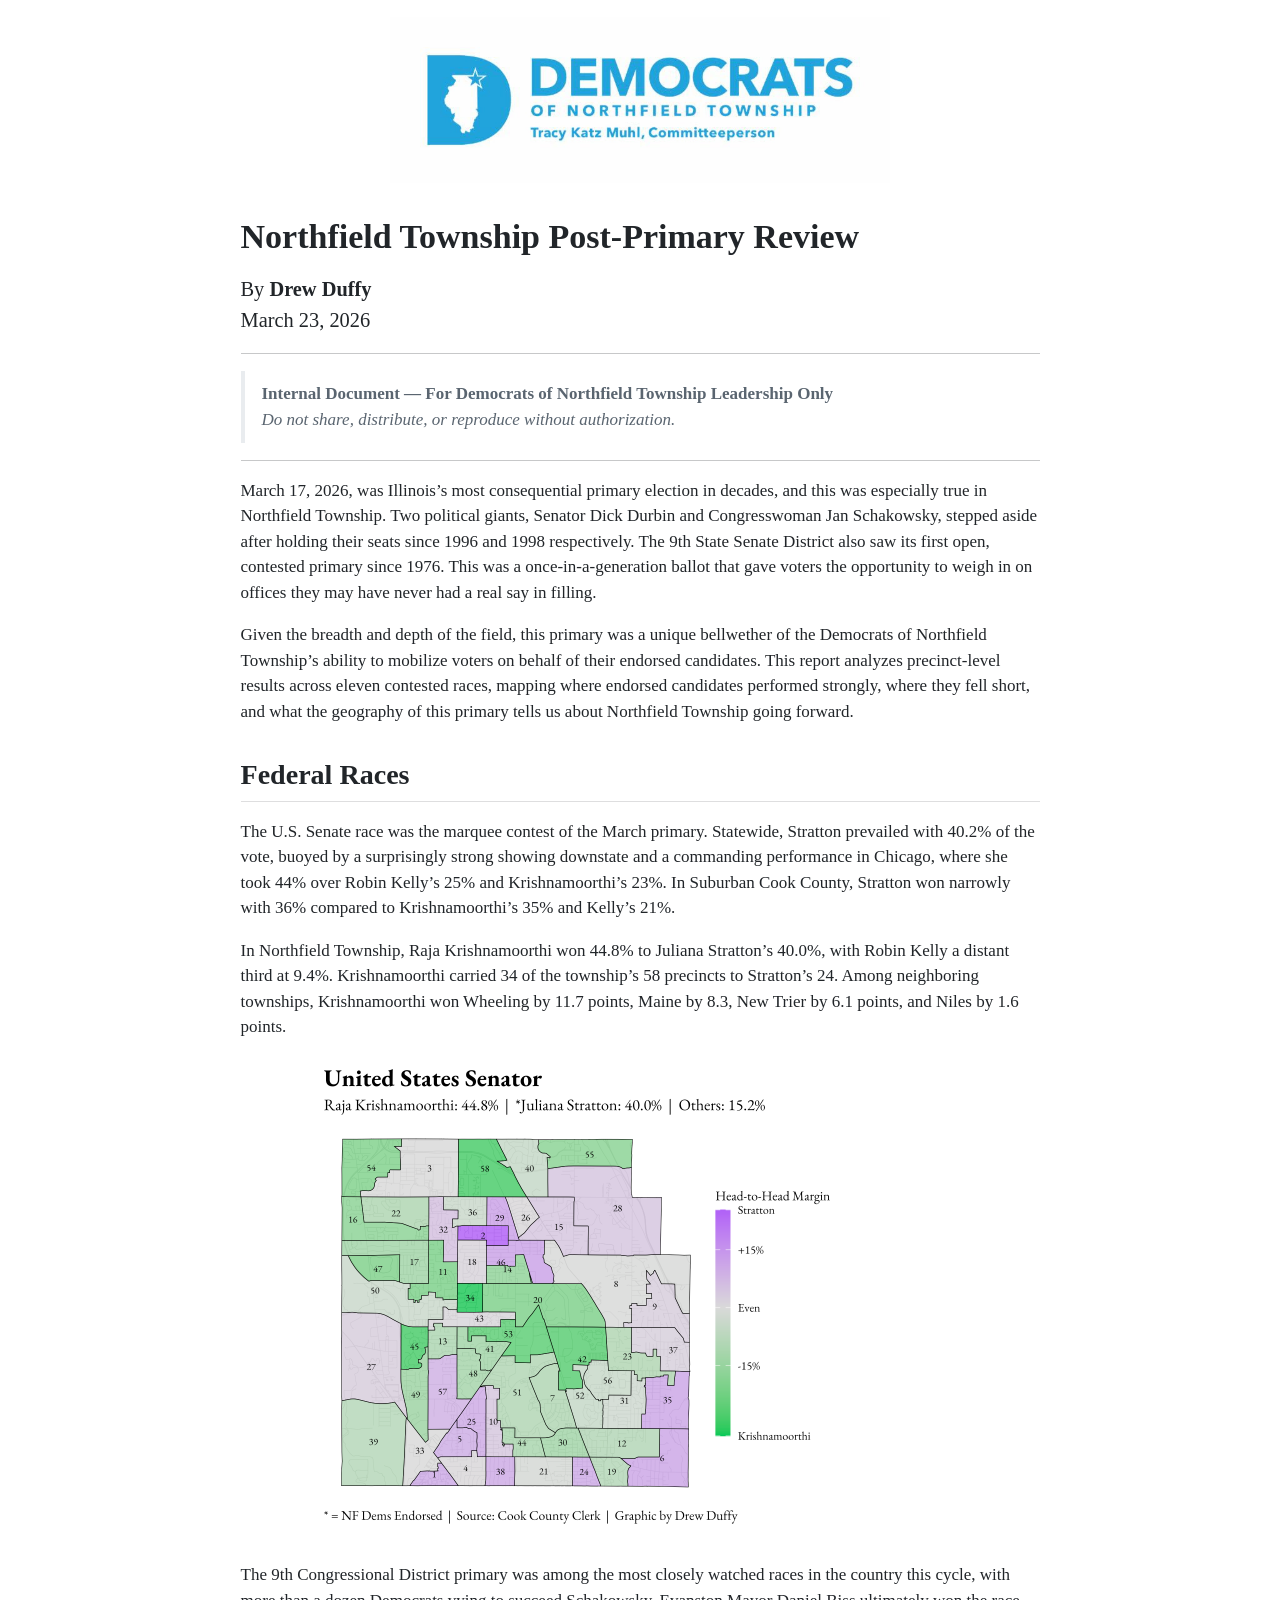
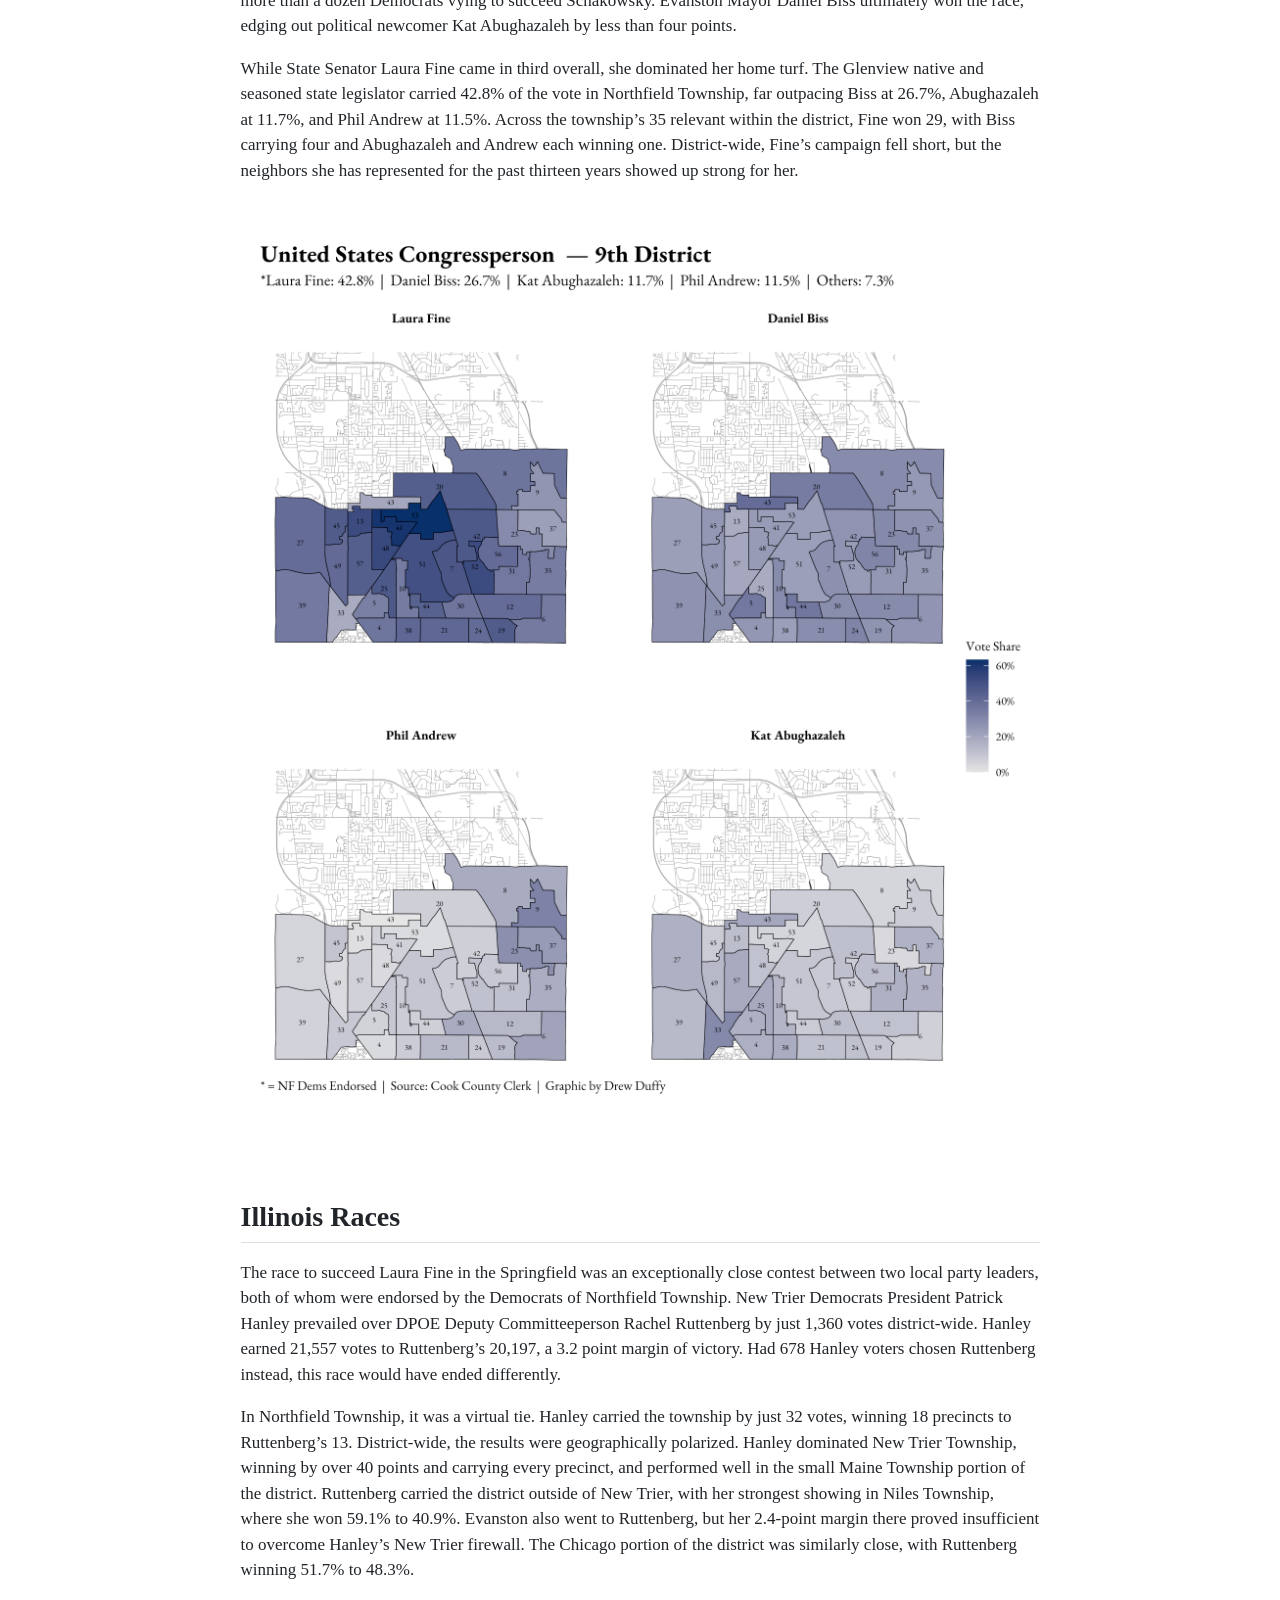
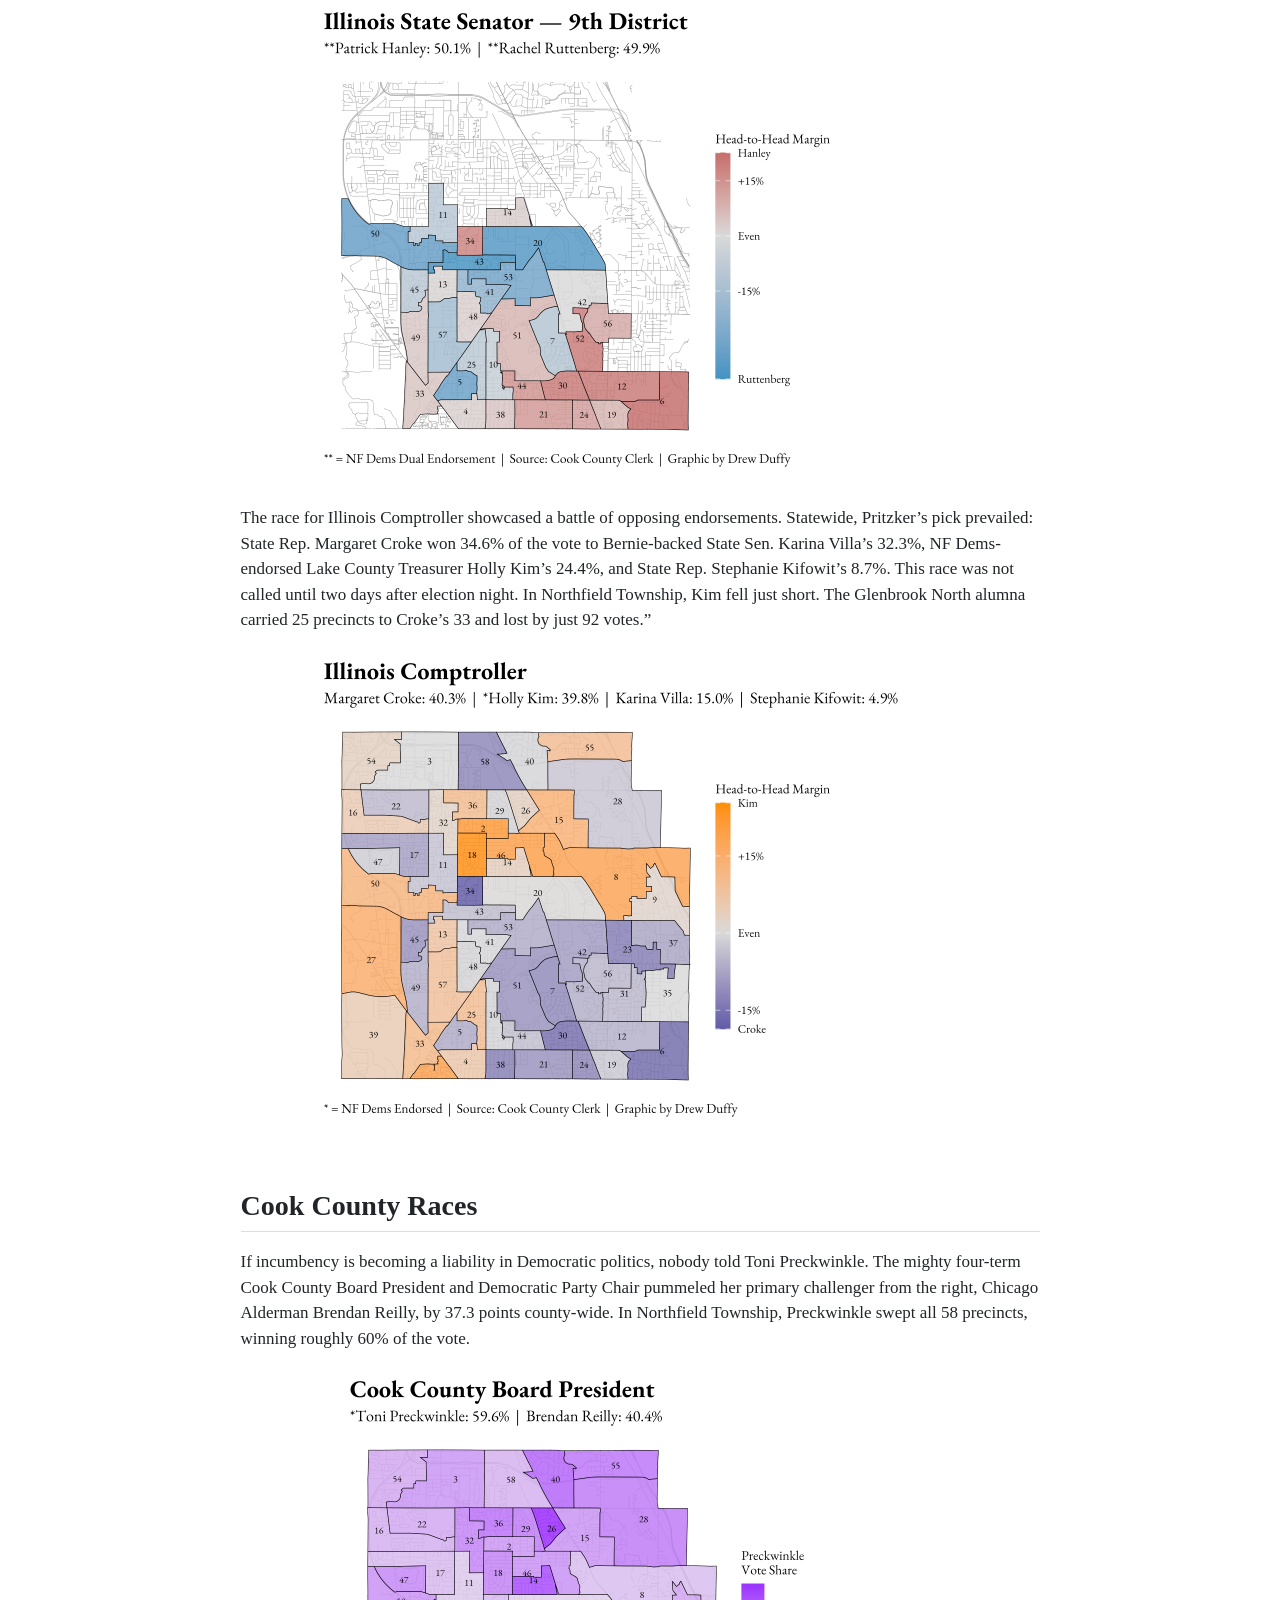
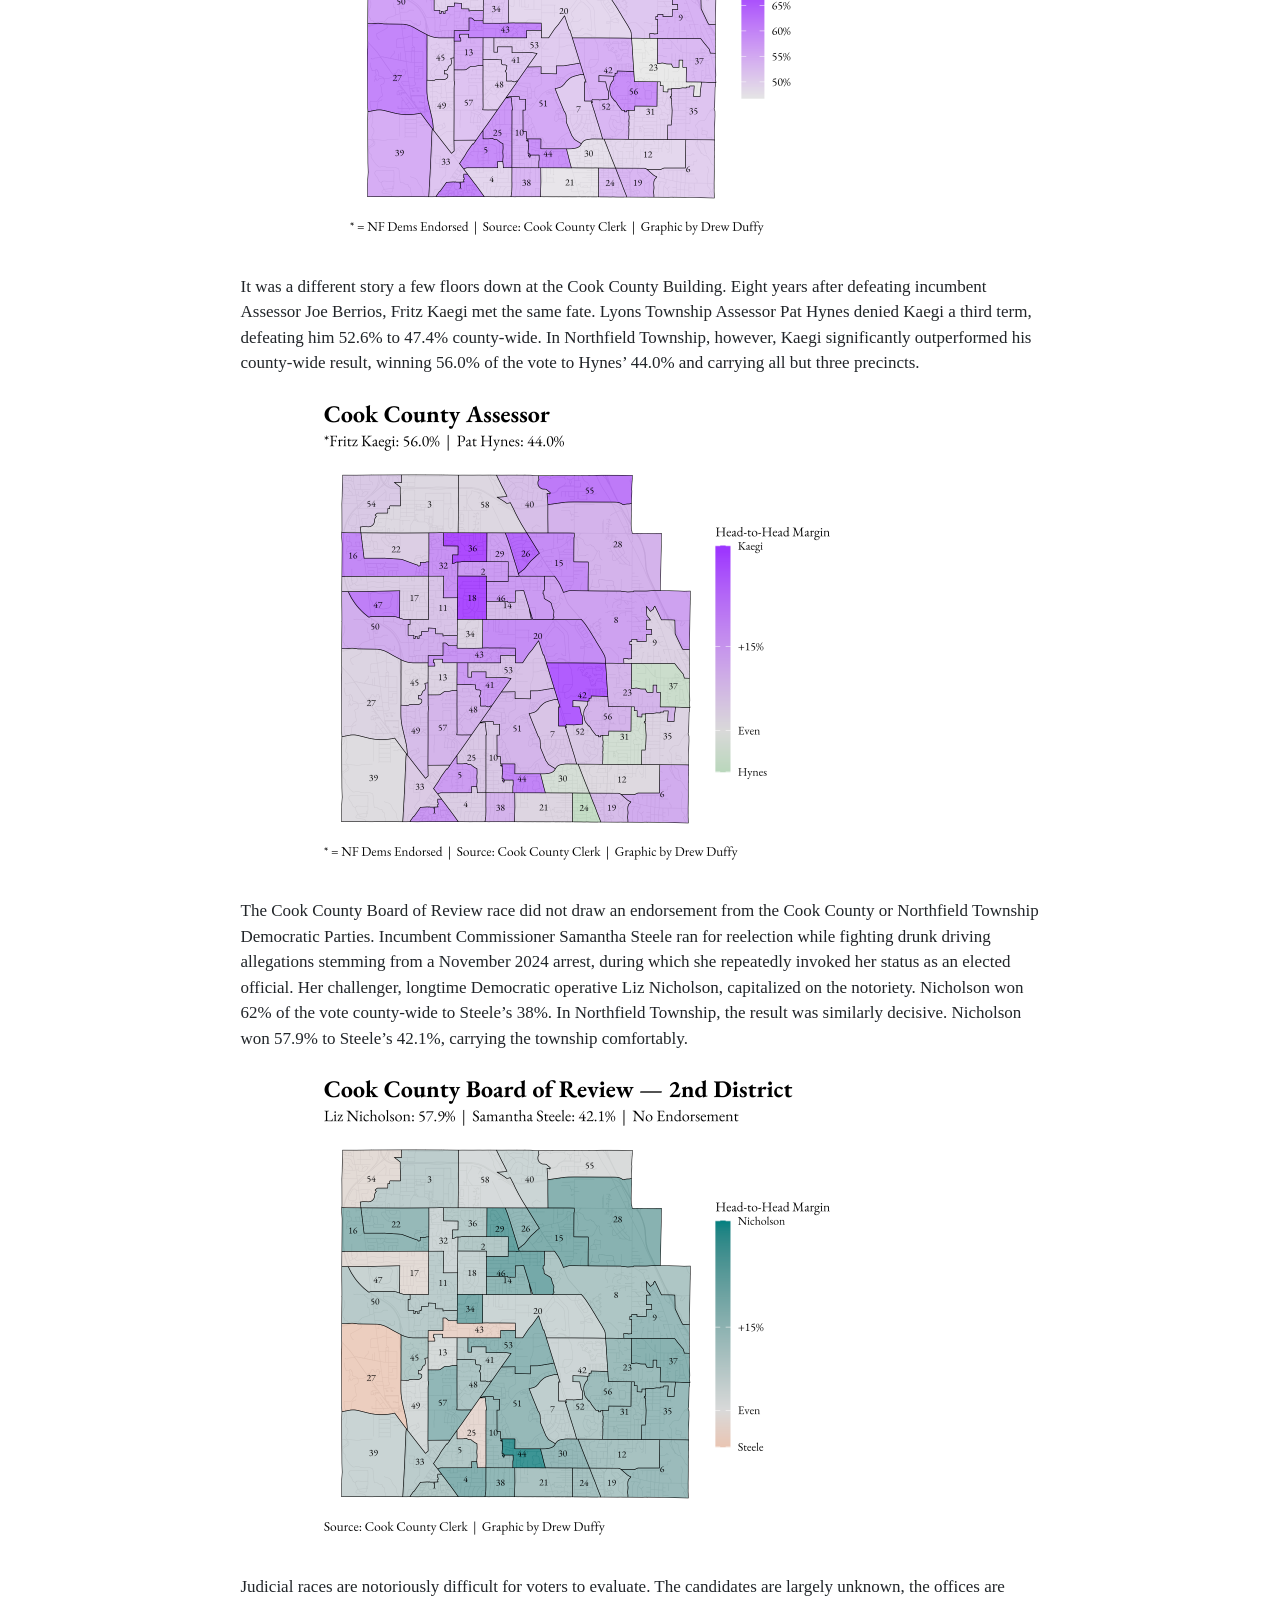
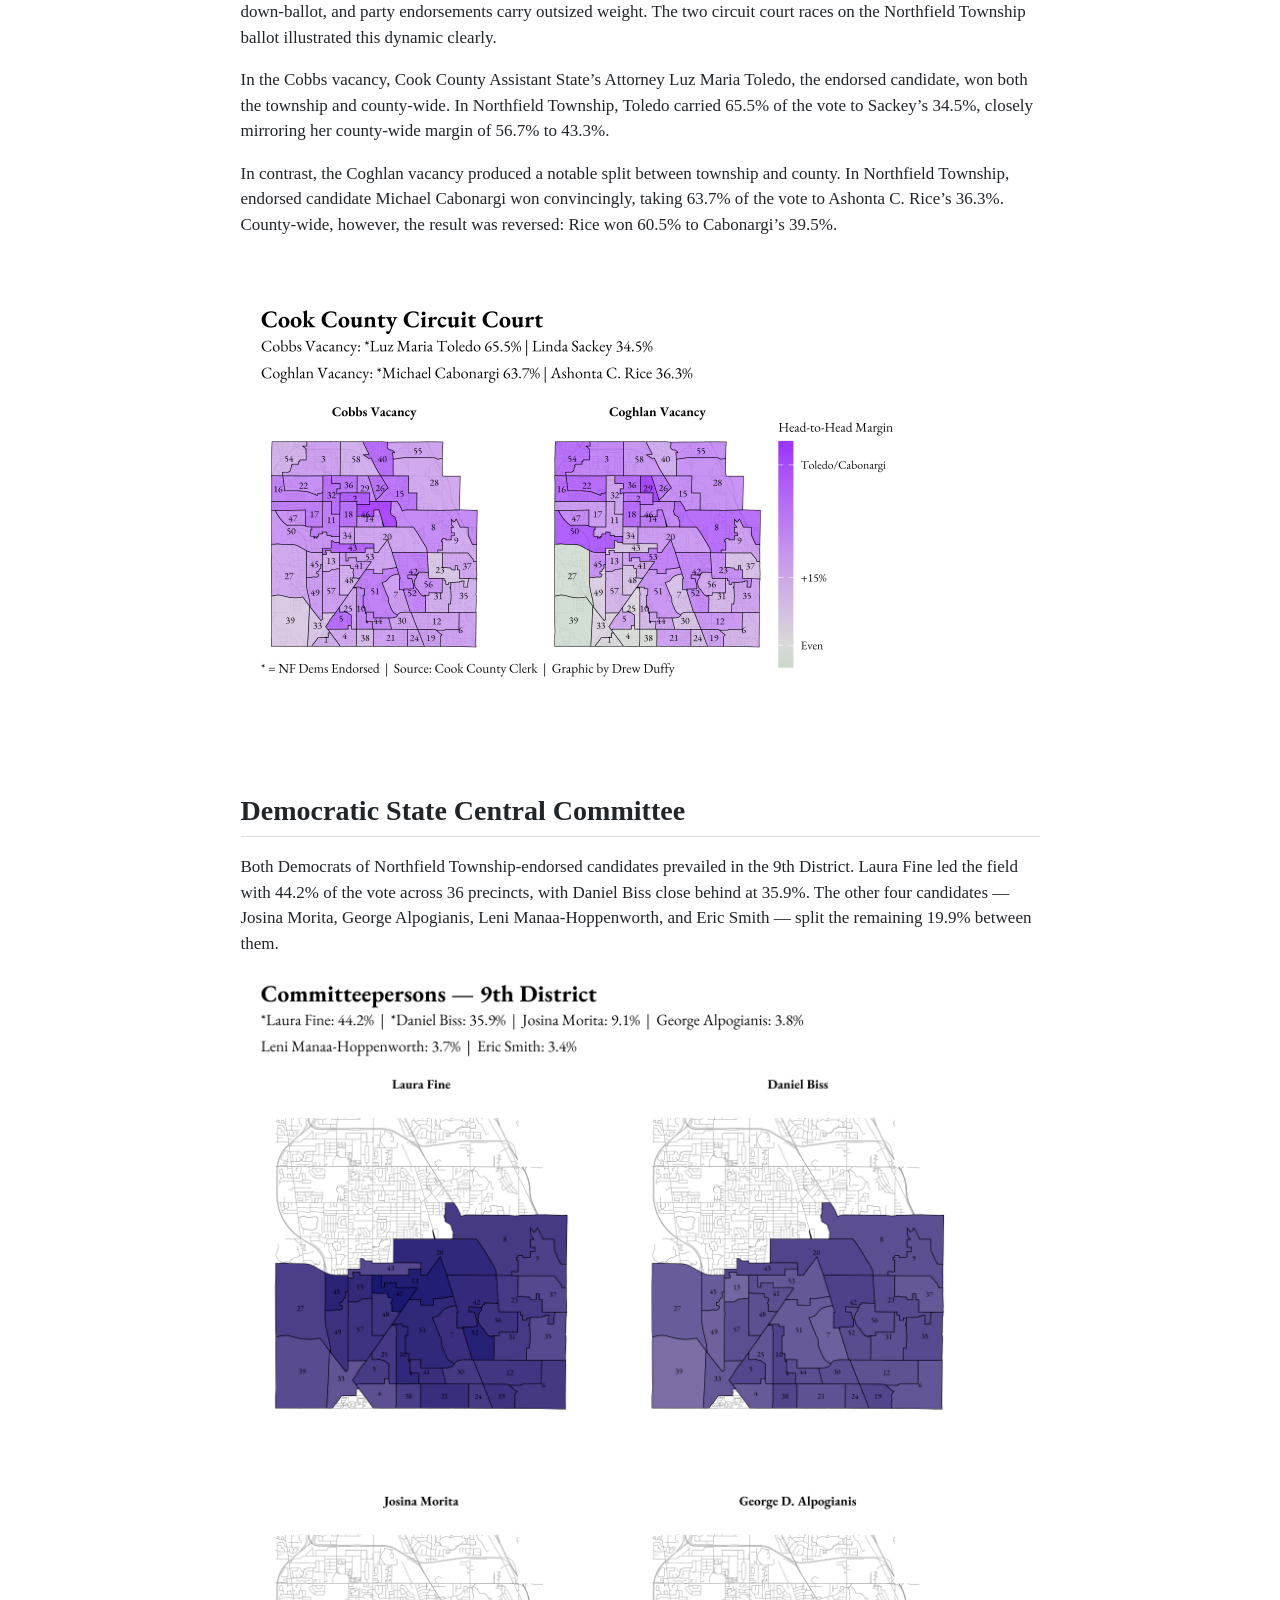
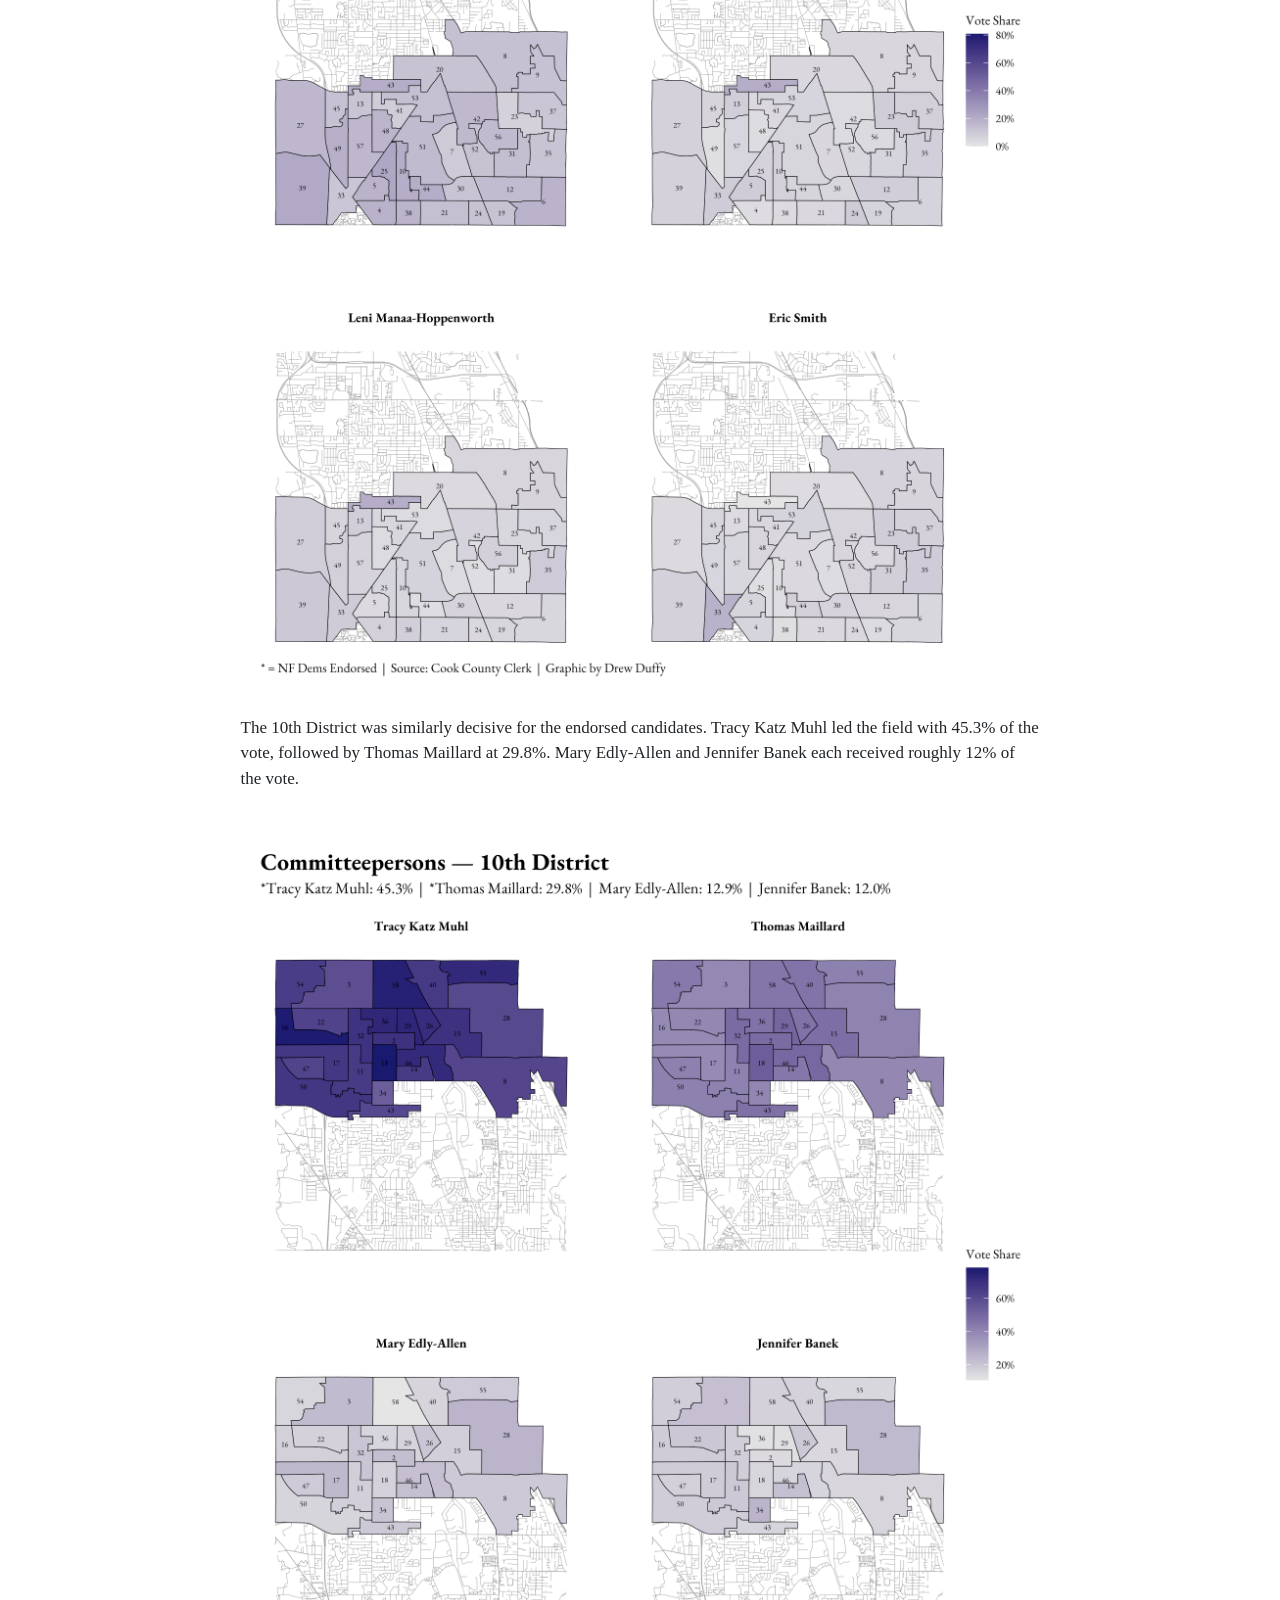
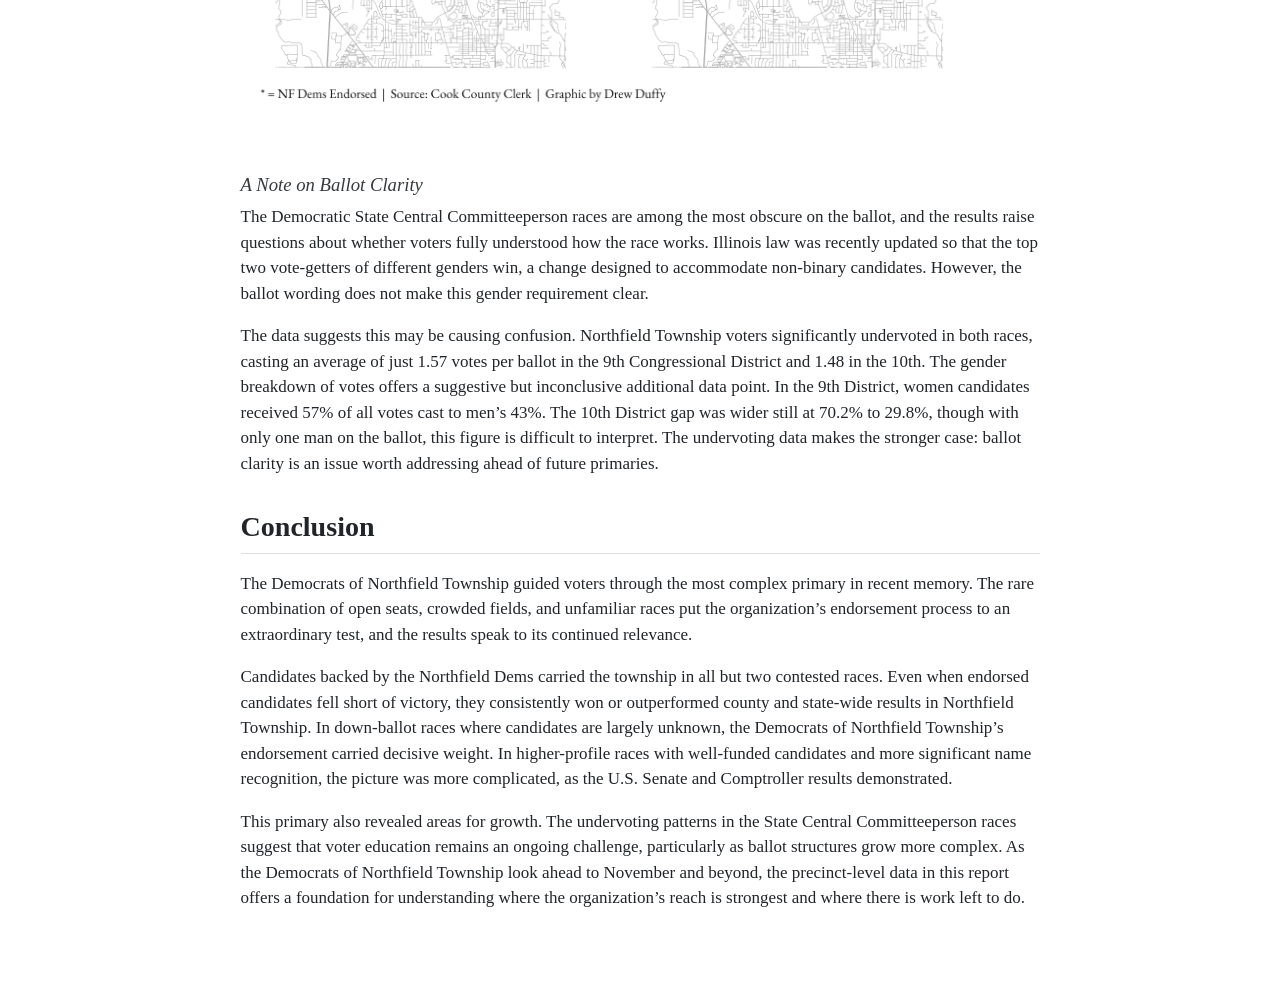
<file: northfield_primary_review.html>
<!DOCTYPE html>
<html xmlns="http://www.w3.org/1999/xhtml" lang="en" xml:lang="en"><head>

<meta charset="utf-8">
<meta name="generator" content="quarto-1.8.25">

<meta name="viewport" content="width=device-width, initial-scale=1.0, user-scalable=yes">


<title>northfield_primary_review</title>
<style>
code{white-space: pre-wrap;}
span.smallcaps{font-variant: small-caps;}
div.columns{display: flex; gap: min(4vw, 1.5em);}
div.column{flex: auto; overflow-x: auto;}
div.hanging-indent{margin-left: 1.5em; text-indent: -1.5em;}
ul.task-list{list-style: none;}
ul.task-list li input[type="checkbox"] {
  width: 0.8em;
  margin: 0 0.8em 0.2em -1em; /* quarto-specific, see https://github.com/quarto-dev/quarto-cli/issues/4556 */ 
  vertical-align: middle;
}
</style>


<script src="northfield_primary_review_files/libs/clipboard/clipboard.min.js"></script>
<script src="northfield_primary_review_files/libs/quarto-html/quarto.js" type="module"></script>
<script src="northfield_primary_review_files/libs/quarto-html/tabsets/tabsets.js" type="module"></script>
<script src="northfield_primary_review_files/libs/quarto-html/axe/axe-check.js" type="module"></script>
<script src="northfield_primary_review_files/libs/quarto-html/popper.min.js"></script>
<script src="northfield_primary_review_files/libs/quarto-html/tippy.umd.min.js"></script>
<script src="northfield_primary_review_files/libs/quarto-html/anchor.min.js"></script>
<link href="northfield_primary_review_files/libs/quarto-html/tippy.css" rel="stylesheet">
<link href="northfield_primary_review_files/libs/quarto-html/quarto-syntax-highlighting-7b89279ff1a6dce999919e0e67d4d9ec.css" rel="stylesheet" id="quarto-text-highlighting-styles">
<script src="northfield_primary_review_files/libs/bootstrap/bootstrap.min.js"></script>
<link href="northfield_primary_review_files/libs/bootstrap/bootstrap-icons.css" rel="stylesheet">
<link href="northfield_primary_review_files/libs/bootstrap/bootstrap-7f413d984938c1e763bf5f1a183e318c.min.css" rel="stylesheet" append-hash="true" id="quarto-bootstrap" data-mode="light">


</head>

<body class="fullcontent quarto-light">

<div id="quarto-content" class="page-columns page-rows-contents page-layout-article">

<main class="content" id="quarto-document-content">




<div style="text-align: center;">
<p><img src="logo.jpg" class="img-fluid" width="500"></p>
</div>
<section id="northfield-township-post-primary-review" class="level1">
<h1>Northfield Township Post-Primary Review</h1>
<div style="font-size: 1.2em;">
<p>By <strong>Drew Duffy</strong><br>
March 23, 2026</p>
</div>
<hr>
<blockquote class="blockquote">
<p><strong>Internal Document — For Democrats of Northfield Township Leadership Only</strong><br>
<em>Do not share, distribute, or reproduce without authorization.</em></p>
</blockquote>
<hr>
<p>March 17, 2026, was Illinois’s most consequential primary election in decades, and this was especially true in Northfield Township. Two political giants, Senator Dick Durbin and Congresswoman Jan Schakowsky, stepped aside after holding their seats since 1996 and 1998 respectively. The 9th State Senate District also saw its first open, contested primary since 1976. This was a once-in-a-generation ballot that gave voters the opportunity to weigh in on offices they may have never had a real say in filling.</p>
<p>Given the breadth and depth of the field, this primary was a unique bellwether of the Democrats of Northfield Township’s ability to mobilize voters on behalf of their endorsed candidates. This report analyzes precinct-level results across eleven contested races, mapping where endorsed candidates performed strongly, where they fell short, and what the geography of this primary tells us about Northfield Township going forward.</p>
<section id="federal-races" class="level2">
<h2 class="anchored" data-anchor-id="federal-races">Federal Races</h2>
<p>The U.S. Senate race was the marquee contest of the March primary. Statewide, Stratton prevailed with 40.2% of the vote, buoyed by a surprisingly strong showing downstate and a commanding performance in Chicago, where she took 44% over Robin Kelly’s 25% and Krishnamoorthi’s 23%. In Suburban Cook County, Stratton won narrowly with 36% compared to Krishnamoorthi’s 35% and Kelly’s 21%.</p>
<p>In Northfield Township, Raja Krishnamoorthi won 44.8% to Juliana Stratton’s 40.0%, with Robin Kelly a distant third at 9.4%. Krishnamoorthi carried 34 of the township’s 58 precincts to Stratton’s 24. Among neighboring townships, Krishnamoorthi won Wheeling by 11.7 points, Maine by 8.3, New Trier by 6.1 points, and Niles by 1.6 points.</p>
<div class="cell">
<div class="cell-output-display">
<div>
<figure class="figure">
<p><img src="northfield_primary_review_files/figure-html/senate-map-1.png" class="img-fluid figure-img" width="672"></p>
</figure>
</div>
</div>
</div>
<p>The 9th Congressional District primary was among the most closely watched races in the country this cycle, with more than a dozen Democrats vying to succeed Schakowsky. Evanston Mayor Daniel Biss ultimately won the race, edging out political newcomer Kat Abughazaleh by less than four points.</p>
<p>While State Senator Laura Fine came in third overall, she dominated her home turf. The Glenview native and seasoned state legislator carried 42.8% of the vote in Northfield Township, far outpacing Biss at 26.7%, Abughazaleh at 11.7%, and Phil Andrew at 11.5%. Across the township’s 35 relevant within the district, Fine won 29, with Biss carrying four and Abughazaleh and Andrew each winning one. District-wide, Fine’s campaign fell short, but the neighbors she has represented for the past thirteen years showed up strong for her.</p>
<div class="cell">
<div class="cell-output-display">
<div>
<figure class="figure">
<p><img src="northfield_primary_review_files/figure-html/congressional-map-1.png" class="img-fluid figure-img" width="816"></p>
</figure>
</div>
</div>
</div>
</section>
<section id="illinois-races" class="level2">
<h2 class="anchored" data-anchor-id="illinois-races">Illinois Races</h2>
<p>The race to succeed Laura Fine in the Springfield was an exceptionally close contest between two local party leaders, both of whom were endorsed by the Democrats of Northfield Township. New Trier Democrats President Patrick Hanley prevailed over DPOE Deputy Committeeperson Rachel Ruttenberg by just 1,360 votes district-wide. Hanley earned 21,557 votes to Ruttenberg’s 20,197, a 3.2 point margin of victory. Had 678 Hanley voters chosen Ruttenberg instead, this race would have ended differently.</p>
<p>In Northfield Township, it was a virtual tie. Hanley carried the township by just 32 votes, winning 18 precincts to Ruttenberg’s 13. District-wide, the results were geographically polarized. Hanley dominated New Trier Township, winning by over 40 points and carrying every precinct, and performed well in the small Maine Township portion of the district. Ruttenberg carried the district outside of New Trier, with her strongest showing in Niles Township, where she won 59.1% to 40.9%. Evanston also went to Ruttenberg, but her 2.4-point margin there proved insufficient to overcome Hanley’s New Trier firewall. The Chicago portion of the district was similarly close, with Ruttenberg winning 51.7% to 48.3%.</p>
<div class="cell">
<div class="cell-output-display">
<div>
<figure class="figure">
<p><img src="northfield_primary_review_files/figure-html/senate9-map-1.png" class="img-fluid figure-img" width="672"></p>
</figure>
</div>
</div>
</div>
<p>The race for Illinois Comptroller showcased a battle of opposing endorsements. Statewide, Pritzker’s pick prevailed: State Rep.&nbsp;Margaret Croke won 34.6% of the vote to Bernie-backed State Sen.&nbsp;Karina Villa’s 32.3%, NF Dems-endorsed Lake County Treasurer Holly Kim’s 24.4%, and State Rep.&nbsp;Stephanie Kifowit’s 8.7%. This race was not called until two days after election night. In Northfield Township, Kim fell just short. The Glenbrook North alumna carried 25 precincts to Croke’s 33 and lost by just 92 votes.”</p>
<div class="cell">
<div class="cell-output-display">
<div>
<figure class="figure">
<p><img src="northfield_primary_review_files/figure-html/comptroller-map-1.png" class="img-fluid figure-img" width="672"></p>
</figure>
</div>
</div>
</div>
</section>
<section id="cook-county-races" class="level2">
<h2 class="anchored" data-anchor-id="cook-county-races">Cook County Races</h2>
<p>If incumbency is becoming a liability in Democratic politics, nobody told Toni Preckwinkle. The mighty four-term Cook County Board President and Democratic Party Chair pummeled her primary challenger from the right, Chicago Alderman Brendan Reilly, by 37.3 points county-wide. In Northfield Township, Preckwinkle swept all 58 precincts, winning roughly 60% of the vote.</p>
<div class="cell">
<div class="cell-output-display">
<div>
<figure class="figure">
<p><img src="northfield_primary_review_files/figure-html/boardpres-map-1.png" class="img-fluid figure-img" width="672"></p>
</figure>
</div>
</div>
</div>
<p>It was a different story a few floors down at the Cook County Building. Eight years after defeating incumbent Assessor Joe Berrios, Fritz Kaegi met the same fate. Lyons Township Assessor Pat Hynes denied Kaegi a third term, defeating him 52.6% to 47.4% county-wide. In Northfield Township, however, Kaegi significantly outperformed his county-wide result, winning 56.0% of the vote to Hynes’ 44.0% and carrying all but three precincts.</p>
<div class="cell">
<div class="cell-output-display">
<div>
<figure class="figure">
<p><img src="northfield_primary_review_files/figure-html/assessor-map-1.png" class="img-fluid figure-img" width="672"></p>
</figure>
</div>
</div>
</div>
<p>The Cook County Board of Review race did not draw an endorsement from the Cook County or Northfield Township Democratic Parties. Incumbent Commissioner Samantha Steele ran for reelection while fighting drunk driving allegations stemming from a November 2024 arrest, during which she repeatedly invoked her status as an elected official. Her challenger, longtime Democratic operative Liz Nicholson, capitalized on the notoriety. Nicholson won 62% of the vote county-wide to Steele’s 38%. In Northfield Township, the result was similarly decisive. Nicholson won 57.9% to Steele’s 42.1%, carrying the township comfortably.</p>
<div class="cell">
<div class="cell-output-display">
<div>
<figure class="figure">
<p><img src="northfield_primary_review_files/figure-html/review-map-1.png" class="img-fluid figure-img" width="672"></p>
</figure>
</div>
</div>
</div>
<p>Judicial races are notoriously difficult for voters to evaluate. The candidates are largely unknown, the offices are down-ballot, and party endorsements carry outsized weight. The two circuit court races on the Northfield Township ballot illustrated this dynamic clearly.</p>
<p>In the Cobbs vacancy, Cook County Assistant State’s Attorney Luz Maria Toledo, the endorsed candidate, won both the township and county-wide. In Northfield Township, Toledo carried 65.5% of the vote to Sackey’s 34.5%, closely mirroring her county-wide margin of 56.7% to 43.3%.</p>
<p>In contrast, the Coghlan vacancy produced a notable split between township and county. In Northfield Township, endorsed candidate Michael Cabonargi won convincingly, taking 63.7% of the vote to Ashonta C. Rice’s 36.3%. County-wide, however, the result was reversed: Rice won 60.5% to Cabonargi’s 39.5%.</p>
<div class="cell">
<div class="cell-output-display">
<div>
<figure class="figure">
<p><img src="northfield_primary_review_files/figure-html/circuit-map-1.png" class="img-fluid figure-img" width="672"></p>
</figure>
</div>
</div>
</div>
</section>
<section id="democratic-state-central-committee" class="level2">
<h2 class="anchored" data-anchor-id="democratic-state-central-committee">Democratic State Central Committee</h2>
<p>Both Democrats of Northfield Township-endorsed candidates prevailed in the 9th District. Laura Fine led the field with 44.2% of the vote across 36 precincts, with Daniel Biss close behind at 35.9%. The other four candidates — Josina Morita, George Alpogianis, Leni Manaa-Hoppenworth, and Eric Smith — split the remaining 19.9% between them.</p>
<div class="cell">
<div class="cell-output-display">
<div>
<figure class="figure">
<p><img src="northfield_primary_review_files/figure-html/comm9-map-1.png" class="img-fluid figure-img" width="816"></p>
</figure>
</div>
</div>
</div>
<p>The 10th District was similarly decisive for the endorsed candidates. Tracy Katz Muhl led the field with 45.3% of the vote, followed by Thomas Maillard at 29.8%. Mary Edly-Allen and Jennifer Banek each received roughly 12% of the vote.</p>
<div class="cell">
<div class="cell-output-display">
<div>
<figure class="figure">
<p><img src="northfield_primary_review_files/figure-html/comm10-map-1.png" class="img-fluid figure-img" width="816"></p>
</figure>
</div>
</div>
</div>
<section id="a-note-on-ballot-clarity" class="level5">
<h5 class="anchored" data-anchor-id="a-note-on-ballot-clarity"><em>A Note on Ballot Clarity</em></h5>
<p>The Democratic State Central Committeeperson races are among the most obscure on the ballot, and the results raise questions about whether voters fully understood how the race works. Illinois law was recently updated so that the top two vote-getters of different genders win, a change designed to accommodate non-binary candidates. However, the ballot wording does not make this gender requirement clear.</p>
<p>The data suggests this may be causing confusion. Northfield Township voters significantly undervoted in both races, casting an average of just 1.57 votes per ballot in the 9th Congressional District and 1.48 in the 10th. The gender breakdown of votes offers a suggestive but inconclusive additional data point. In the 9th District, women candidates received 57% of all votes cast to men’s 43%. The 10th District gap was wider still at 70.2% to 29.8%, though with only one man on the ballot, this figure is difficult to interpret. The undervoting data makes the stronger case: ballot clarity is an issue worth addressing ahead of future primaries.</p>
</section>
</section>
<section id="conclusion" class="level2">
<h2 class="anchored" data-anchor-id="conclusion">Conclusion</h2>
<p>The Democrats of Northfield Township guided voters through the most complex primary in recent memory. The rare combination of open seats, crowded fields, and unfamiliar races put the organization’s endorsement process to an extraordinary test, and the results speak to its continued relevance.</p>
<p>Candidates backed by the Northfield Dems carried the township in all but two contested races. Even when endorsed candidates fell short of victory, they consistently won or outperformed county and state-wide results in Northfield Township. In down-ballot races where candidates are largely unknown, the Democrats of Northfield Township’s endorsement carried decisive weight. In higher-profile races with well-funded candidates and more significant name recognition, the picture was more complicated, as the U.S. Senate and Comptroller results demonstrated.</p>
<p>This primary also revealed areas for growth. The undervoting patterns in the State Central Committeeperson races suggest that voter education remains an ongoing challenge, particularly as ballot structures grow more complex. As the Democrats of Northfield Township look ahead to November and beyond, the precinct-level data in this report offers a foundation for understanding where the organization’s reach is strongest and where there is work left to do.</p>
</section>
</section>

</main>
<!-- /main column -->
<script id="quarto-html-after-body" type="application/javascript">
  window.document.addEventListener("DOMContentLoaded", function (event) {
    const icon = "";
    const anchorJS = new window.AnchorJS();
    anchorJS.options = {
      placement: 'right',
      icon: icon
    };
    anchorJS.add('.anchored');
    const isCodeAnnotation = (el) => {
      for (const clz of el.classList) {
        if (clz.startsWith('code-annotation-')) {                     
          return true;
        }
      }
      return false;
    }
    const onCopySuccess = function(e) {
      // button target
      const button = e.trigger;
      // don't keep focus
      button.blur();
      // flash "checked"
      button.classList.add('code-copy-button-checked');
      var currentTitle = button.getAttribute("title");
      button.setAttribute("title", "Copied!");
      let tooltip;
      if (window.bootstrap) {
        button.setAttribute("data-bs-toggle", "tooltip");
        button.setAttribute("data-bs-placement", "left");
        button.setAttribute("data-bs-title", "Copied!");
        tooltip = new bootstrap.Tooltip(button, 
          { trigger: "manual", 
            customClass: "code-copy-button-tooltip",
            offset: [0, -8]});
        tooltip.show();    
      }
      setTimeout(function() {
        if (tooltip) {
          tooltip.hide();
          button.removeAttribute("data-bs-title");
          button.removeAttribute("data-bs-toggle");
          button.removeAttribute("data-bs-placement");
        }
        button.setAttribute("title", currentTitle);
        button.classList.remove('code-copy-button-checked');
      }, 1000);
      // clear code selection
      e.clearSelection();
    }
    const getTextToCopy = function(trigger) {
      const outerScaffold = trigger.parentElement.cloneNode(true);
      const codeEl = outerScaffold.querySelector('code');
      for (const childEl of codeEl.children) {
        if (isCodeAnnotation(childEl)) {
          childEl.remove();
        }
      }
      return codeEl.innerText;
    }
    const clipboard = new window.ClipboardJS('.code-copy-button:not([data-in-quarto-modal])', {
      text: getTextToCopy
    });
    clipboard.on('success', onCopySuccess);
    if (window.document.getElementById('quarto-embedded-source-code-modal')) {
      const clipboardModal = new window.ClipboardJS('.code-copy-button[data-in-quarto-modal]', {
        text: getTextToCopy,
        container: window.document.getElementById('quarto-embedded-source-code-modal')
      });
      clipboardModal.on('success', onCopySuccess);
    }
      var localhostRegex = new RegExp(/^(?:http|https):\/\/localhost\:?[0-9]*\//);
      var mailtoRegex = new RegExp(/^mailto:/);
        var filterRegex = new RegExp('/' + window.location.host + '/');
      var isInternal = (href) => {
          return filterRegex.test(href) || localhostRegex.test(href) || mailtoRegex.test(href);
      }
      // Inspect non-navigation links and adorn them if external
     var links = window.document.querySelectorAll('a[href]:not(.nav-link):not(.navbar-brand):not(.toc-action):not(.sidebar-link):not(.sidebar-item-toggle):not(.pagination-link):not(.no-external):not([aria-hidden]):not(.dropdown-item):not(.quarto-navigation-tool):not(.about-link)');
      for (var i=0; i<links.length; i++) {
        const link = links[i];
        if (!isInternal(link.href)) {
          // undo the damage that might have been done by quarto-nav.js in the case of
          // links that we want to consider external
          if (link.dataset.originalHref !== undefined) {
            link.href = link.dataset.originalHref;
          }
        }
      }
    function tippyHover(el, contentFn, onTriggerFn, onUntriggerFn) {
      const config = {
        allowHTML: true,
        maxWidth: 500,
        delay: 100,
        arrow: false,
        appendTo: function(el) {
            return el.parentElement;
        },
        interactive: true,
        interactiveBorder: 10,
        theme: 'quarto',
        placement: 'bottom-start',
      };
      if (contentFn) {
        config.content = contentFn;
      }
      if (onTriggerFn) {
        config.onTrigger = onTriggerFn;
      }
      if (onUntriggerFn) {
        config.onUntrigger = onUntriggerFn;
      }
      window.tippy(el, config); 
    }
    const noterefs = window.document.querySelectorAll('a[role="doc-noteref"]');
    for (var i=0; i<noterefs.length; i++) {
      const ref = noterefs[i];
      tippyHover(ref, function() {
        // use id or data attribute instead here
        let href = ref.getAttribute('data-footnote-href') || ref.getAttribute('href');
        try { href = new URL(href).hash; } catch {}
        const id = href.replace(/^#\/?/, "");
        const note = window.document.getElementById(id);
        if (note) {
          return note.innerHTML;
        } else {
          return "";
        }
      });
    }
    const xrefs = window.document.querySelectorAll('a.quarto-xref');
    const processXRef = (id, note) => {
      // Strip column container classes
      const stripColumnClz = (el) => {
        el.classList.remove("page-full", "page-columns");
        if (el.children) {
          for (const child of el.children) {
            stripColumnClz(child);
          }
        }
      }
      stripColumnClz(note)
      if (id === null || id.startsWith('sec-')) {
        // Special case sections, only their first couple elements
        const container = document.createElement("div");
        if (note.children && note.children.length > 2) {
          container.appendChild(note.children[0].cloneNode(true));
          for (let i = 1; i < note.children.length; i++) {
            const child = note.children[i];
            if (child.tagName === "P" && child.innerText === "") {
              continue;
            } else {
              container.appendChild(child.cloneNode(true));
              break;
            }
          }
          if (window.Quarto?.typesetMath) {
            window.Quarto.typesetMath(container);
          }
          return container.innerHTML
        } else {
          if (window.Quarto?.typesetMath) {
            window.Quarto.typesetMath(note);
          }
          return note.innerHTML;
        }
      } else {
        // Remove any anchor links if they are present
        const anchorLink = note.querySelector('a.anchorjs-link');
        if (anchorLink) {
          anchorLink.remove();
        }
        if (window.Quarto?.typesetMath) {
          window.Quarto.typesetMath(note);
        }
        if (note.classList.contains("callout")) {
          return note.outerHTML;
        } else {
          return note.innerHTML;
        }
      }
    }
    for (var i=0; i<xrefs.length; i++) {
      const xref = xrefs[i];
      tippyHover(xref, undefined, function(instance) {
        instance.disable();
        let url = xref.getAttribute('href');
        let hash = undefined; 
        if (url.startsWith('#')) {
          hash = url;
        } else {
          try { hash = new URL(url).hash; } catch {}
        }
        if (hash) {
          const id = hash.replace(/^#\/?/, "");
          const note = window.document.getElementById(id);
          if (note !== null) {
            try {
              const html = processXRef(id, note.cloneNode(true));
              instance.setContent(html);
            } finally {
              instance.enable();
              instance.show();
            }
          } else {
            // See if we can fetch this
            fetch(url.split('#')[0])
            .then(res => res.text())
            .then(html => {
              const parser = new DOMParser();
              const htmlDoc = parser.parseFromString(html, "text/html");
              const note = htmlDoc.getElementById(id);
              if (note !== null) {
                const html = processXRef(id, note);
                instance.setContent(html);
              } 
            }).finally(() => {
              instance.enable();
              instance.show();
            });
          }
        } else {
          // See if we can fetch a full url (with no hash to target)
          // This is a special case and we should probably do some content thinning / targeting
          fetch(url)
          .then(res => res.text())
          .then(html => {
            const parser = new DOMParser();
            const htmlDoc = parser.parseFromString(html, "text/html");
            const note = htmlDoc.querySelector('main.content');
            if (note !== null) {
              // This should only happen for chapter cross references
              // (since there is no id in the URL)
              // remove the first header
              if (note.children.length > 0 && note.children[0].tagName === "HEADER") {
                note.children[0].remove();
              }
              const html = processXRef(null, note);
              instance.setContent(html);
            } 
          }).finally(() => {
            instance.enable();
            instance.show();
          });
        }
      }, function(instance) {
      });
    }
        let selectedAnnoteEl;
        const selectorForAnnotation = ( cell, annotation) => {
          let cellAttr = 'data-code-cell="' + cell + '"';
          let lineAttr = 'data-code-annotation="' +  annotation + '"';
          const selector = 'span[' + cellAttr + '][' + lineAttr + ']';
          return selector;
        }
        const selectCodeLines = (annoteEl) => {
          const doc = window.document;
          const targetCell = annoteEl.getAttribute("data-target-cell");
          const targetAnnotation = annoteEl.getAttribute("data-target-annotation");
          const annoteSpan = window.document.querySelector(selectorForAnnotation(targetCell, targetAnnotation));
          const lines = annoteSpan.getAttribute("data-code-lines").split(",");
          const lineIds = lines.map((line) => {
            return targetCell + "-" + line;
          })
          let top = null;
          let height = null;
          let parent = null;
          if (lineIds.length > 0) {
              //compute the position of the single el (top and bottom and make a div)
              const el = window.document.getElementById(lineIds[0]);
              top = el.offsetTop;
              height = el.offsetHeight;
              parent = el.parentElement.parentElement;
            if (lineIds.length > 1) {
              const lastEl = window.document.getElementById(lineIds[lineIds.length - 1]);
              const bottom = lastEl.offsetTop + lastEl.offsetHeight;
              height = bottom - top;
            }
            if (top !== null && height !== null && parent !== null) {
              // cook up a div (if necessary) and position it 
              let div = window.document.getElementById("code-annotation-line-highlight");
              if (div === null) {
                div = window.document.createElement("div");
                div.setAttribute("id", "code-annotation-line-highlight");
                div.style.position = 'absolute';
                parent.appendChild(div);
              }
              div.style.top = top - 2 + "px";
              div.style.height = height + 4 + "px";
              div.style.left = 0;
              let gutterDiv = window.document.getElementById("code-annotation-line-highlight-gutter");
              if (gutterDiv === null) {
                gutterDiv = window.document.createElement("div");
                gutterDiv.setAttribute("id", "code-annotation-line-highlight-gutter");
                gutterDiv.style.position = 'absolute';
                const codeCell = window.document.getElementById(targetCell);
                const gutter = codeCell.querySelector('.code-annotation-gutter');
                gutter.appendChild(gutterDiv);
              }
              gutterDiv.style.top = top - 2 + "px";
              gutterDiv.style.height = height + 4 + "px";
            }
            selectedAnnoteEl = annoteEl;
          }
        };
        const unselectCodeLines = () => {
          const elementsIds = ["code-annotation-line-highlight", "code-annotation-line-highlight-gutter"];
          elementsIds.forEach((elId) => {
            const div = window.document.getElementById(elId);
            if (div) {
              div.remove();
            }
          });
          selectedAnnoteEl = undefined;
        };
          // Handle positioning of the toggle
      window.addEventListener(
        "resize",
        throttle(() => {
          elRect = undefined;
          if (selectedAnnoteEl) {
            selectCodeLines(selectedAnnoteEl);
          }
        }, 10)
      );
      function throttle(fn, ms) {
      let throttle = false;
      let timer;
        return (...args) => {
          if(!throttle) { // first call gets through
              fn.apply(this, args);
              throttle = true;
          } else { // all the others get throttled
              if(timer) clearTimeout(timer); // cancel #2
              timer = setTimeout(() => {
                fn.apply(this, args);
                timer = throttle = false;
              }, ms);
          }
        };
      }
        // Attach click handler to the DT
        const annoteDls = window.document.querySelectorAll('dt[data-target-cell]');
        for (const annoteDlNode of annoteDls) {
          annoteDlNode.addEventListener('click', (event) => {
            const clickedEl = event.target;
            if (clickedEl !== selectedAnnoteEl) {
              unselectCodeLines();
              const activeEl = window.document.querySelector('dt[data-target-cell].code-annotation-active');
              if (activeEl) {
                activeEl.classList.remove('code-annotation-active');
              }
              selectCodeLines(clickedEl);
              clickedEl.classList.add('code-annotation-active');
            } else {
              // Unselect the line
              unselectCodeLines();
              clickedEl.classList.remove('code-annotation-active');
            }
          });
        }
    const findCites = (el) => {
      const parentEl = el.parentElement;
      if (parentEl) {
        const cites = parentEl.dataset.cites;
        if (cites) {
          return {
            el,
            cites: cites.split(' ')
          };
        } else {
          return findCites(el.parentElement)
        }
      } else {
        return undefined;
      }
    };
    var bibliorefs = window.document.querySelectorAll('a[role="doc-biblioref"]');
    for (var i=0; i<bibliorefs.length; i++) {
      const ref = bibliorefs[i];
      const citeInfo = findCites(ref);
      if (citeInfo) {
        tippyHover(citeInfo.el, function() {
          var popup = window.document.createElement('div');
          citeInfo.cites.forEach(function(cite) {
            var citeDiv = window.document.createElement('div');
            citeDiv.classList.add('hanging-indent');
            citeDiv.classList.add('csl-entry');
            var biblioDiv = window.document.getElementById('ref-' + cite);
            if (biblioDiv) {
              citeDiv.innerHTML = biblioDiv.innerHTML;
            }
            popup.appendChild(citeDiv);
          });
          return popup.innerHTML;
        });
      }
    }
  });
  </script>
</div> <!-- /content -->




</body></html>
</file>
<file: northfield_primary_review_files/libs/quarto-html/tippy.css>
.tippy-box[data-animation=fade][data-state=hidden]{opacity:0}[data-tippy-root]{max-width:calc(100vw - 10px)}.tippy-box{position:relative;background-color:#333;color:#fff;border-radius:4px;font-size:14px;line-height:1.4;white-space:normal;outline:0;transition-property:transform,visibility,opacity}.tippy-box[data-placement^=top]>.tippy-arrow{bottom:0}.tippy-box[data-placement^=top]>.tippy-arrow:before{bottom:-7px;left:0;border-width:8px 8px 0;border-top-color:initial;transform-origin:center top}.tippy-box[data-placement^=bottom]>.tippy-arrow{top:0}.tippy-box[data-placement^=bottom]>.tippy-arrow:before{top:-7px;left:0;border-width:0 8px 8px;border-bottom-color:initial;transform-origin:center bottom}.tippy-box[data-placement^=left]>.tippy-arrow{right:0}.tippy-box[data-placement^=left]>.tippy-arrow:before{border-width:8px 0 8px 8px;border-left-color:initial;right:-7px;transform-origin:center left}.tippy-box[data-placement^=right]>.tippy-arrow{left:0}.tippy-box[data-placement^=right]>.tippy-arrow:before{left:-7px;border-width:8px 8px 8px 0;border-right-color:initial;transform-origin:center right}.tippy-box[data-inertia][data-state=visible]{transition-timing-function:cubic-bezier(.54,1.5,.38,1.11)}.tippy-arrow{width:16px;height:16px;color:#333}.tippy-arrow:before{content:"";position:absolute;border-color:transparent;border-style:solid}.tippy-content{position:relative;padding:5px 9px;z-index:1}
</file>
<file: northfield_primary_review_files/libs/quarto-html/quarto-syntax-highlighting-7b89279ff1a6dce999919e0e67d4d9ec.css>
/* quarto syntax highlight colors */
:root {
  --quarto-hl-ot-color: #003B4F;
  --quarto-hl-at-color: #657422;
  --quarto-hl-ss-color: #20794D;
  --quarto-hl-an-color: #5E5E5E;
  --quarto-hl-fu-color: #4758AB;
  --quarto-hl-st-color: #20794D;
  --quarto-hl-cf-color: #003B4F;
  --quarto-hl-op-color: #5E5E5E;
  --quarto-hl-er-color: #AD0000;
  --quarto-hl-bn-color: #AD0000;
  --quarto-hl-al-color: #AD0000;
  --quarto-hl-va-color: #111111;
  --quarto-hl-bu-color: inherit;
  --quarto-hl-ex-color: inherit;
  --quarto-hl-pp-color: #AD0000;
  --quarto-hl-in-color: #5E5E5E;
  --quarto-hl-vs-color: #20794D;
  --quarto-hl-wa-color: #5E5E5E;
  --quarto-hl-do-color: #5E5E5E;
  --quarto-hl-im-color: #00769E;
  --quarto-hl-ch-color: #20794D;
  --quarto-hl-dt-color: #AD0000;
  --quarto-hl-fl-color: #AD0000;
  --quarto-hl-co-color: #5E5E5E;
  --quarto-hl-cv-color: #5E5E5E;
  --quarto-hl-cn-color: #8f5902;
  --quarto-hl-sc-color: #5E5E5E;
  --quarto-hl-dv-color: #AD0000;
  --quarto-hl-kw-color: #003B4F;
}

/* other quarto variables */
:root {
  --quarto-font-monospace: SFMono-Regular, Menlo, Monaco, Consolas, "Liberation Mono", "Courier New", monospace;
}

/* syntax highlight based on Pandoc's rules */
pre > code.sourceCode > span {
  color: #003B4F;
}

code.sourceCode > span {
  color: #003B4F;
}

div.sourceCode,
div.sourceCode pre.sourceCode {
  color: #003B4F;
}

/* Normal */
code span {
  color: #003B4F;
}

/* Alert */
code span.al {
  color: #AD0000;
  font-style: inherit;
}

/* Annotation */
code span.an {
  color: #5E5E5E;
  font-style: inherit;
}

/* Attribute */
code span.at {
  color: #657422;
  font-style: inherit;
}

/* BaseN */
code span.bn {
  color: #AD0000;
  font-style: inherit;
}

/* BuiltIn */
code span.bu {
  font-style: inherit;
}

/* ControlFlow */
code span.cf {
  color: #003B4F;
  font-weight: bold;
  font-style: inherit;
}

/* Char */
code span.ch {
  color: #20794D;
  font-style: inherit;
}

/* Constant */
code span.cn {
  color: #8f5902;
  font-style: inherit;
}

/* Comment */
code span.co {
  color: #5E5E5E;
  font-style: inherit;
}

/* CommentVar */
code span.cv {
  color: #5E5E5E;
  font-style: italic;
}

/* Documentation */
code span.do {
  color: #5E5E5E;
  font-style: italic;
}

/* DataType */
code span.dt {
  color: #AD0000;
  font-style: inherit;
}

/* DecVal */
code span.dv {
  color: #AD0000;
  font-style: inherit;
}

/* Error */
code span.er {
  color: #AD0000;
  font-style: inherit;
}

/* Extension */
code span.ex {
  font-style: inherit;
}

/* Float */
code span.fl {
  color: #AD0000;
  font-style: inherit;
}

/* Function */
code span.fu {
  color: #4758AB;
  font-style: inherit;
}

/* Import */
code span.im {
  color: #00769E;
  font-style: inherit;
}

/* Information */
code span.in {
  color: #5E5E5E;
  font-style: inherit;
}

/* Keyword */
code span.kw {
  color: #003B4F;
  font-weight: bold;
  font-style: inherit;
}

/* Operator */
code span.op {
  color: #5E5E5E;
  font-style: inherit;
}

/* Other */
code span.ot {
  color: #003B4F;
  font-style: inherit;
}

/* Preprocessor */
code span.pp {
  color: #AD0000;
  font-style: inherit;
}

/* SpecialChar */
code span.sc {
  color: #5E5E5E;
  font-style: inherit;
}

/* SpecialString */
code span.ss {
  color: #20794D;
  font-style: inherit;
}

/* String */
code span.st {
  color: #20794D;
  font-style: inherit;
}

/* Variable */
code span.va {
  color: #111111;
  font-style: inherit;
}

/* VerbatimString */
code span.vs {
  color: #20794D;
  font-style: inherit;
}

/* Warning */
code span.wa {
  color: #5E5E5E;
  font-style: italic;
}

.prevent-inlining {
  content: "</";
}

/*# sourceMappingURL=3944bc705cfaf4c80e56f77c5205168a.css.map */
</file>
<file: NFTEST_files/libs/quarto-html/tippy.css>
.tippy-box[data-animation=fade][data-state=hidden]{opacity:0}[data-tippy-root]{max-width:calc(100vw - 10px)}.tippy-box{position:relative;background-color:#333;color:#fff;border-radius:4px;font-size:14px;line-height:1.4;white-space:normal;outline:0;transition-property:transform,visibility,opacity}.tippy-box[data-placement^=top]>.tippy-arrow{bottom:0}.tippy-box[data-placement^=top]>.tippy-arrow:before{bottom:-7px;left:0;border-width:8px 8px 0;border-top-color:initial;transform-origin:center top}.tippy-box[data-placement^=bottom]>.tippy-arrow{top:0}.tippy-box[data-placement^=bottom]>.tippy-arrow:before{top:-7px;left:0;border-width:0 8px 8px;border-bottom-color:initial;transform-origin:center bottom}.tippy-box[data-placement^=left]>.tippy-arrow{right:0}.tippy-box[data-placement^=left]>.tippy-arrow:before{border-width:8px 0 8px 8px;border-left-color:initial;right:-7px;transform-origin:center left}.tippy-box[data-placement^=right]>.tippy-arrow{left:0}.tippy-box[data-placement^=right]>.tippy-arrow:before{left:-7px;border-width:8px 8px 8px 0;border-right-color:initial;transform-origin:center right}.tippy-box[data-inertia][data-state=visible]{transition-timing-function:cubic-bezier(.54,1.5,.38,1.11)}.tippy-arrow{width:16px;height:16px;color:#333}.tippy-arrow:before{content:"";position:absolute;border-color:transparent;border-style:solid}.tippy-content{position:relative;padding:5px 9px;z-index:1}
</file>
<file: NFTEST_files/libs/quarto-html/quarto-syntax-highlighting-7b89279ff1a6dce999919e0e67d4d9ec.css>
/* quarto syntax highlight colors */
:root {
  --quarto-hl-ot-color: #003B4F;
  --quarto-hl-at-color: #657422;
  --quarto-hl-ss-color: #20794D;
  --quarto-hl-an-color: #5E5E5E;
  --quarto-hl-fu-color: #4758AB;
  --quarto-hl-st-color: #20794D;
  --quarto-hl-cf-color: #003B4F;
  --quarto-hl-op-color: #5E5E5E;
  --quarto-hl-er-color: #AD0000;
  --quarto-hl-bn-color: #AD0000;
  --quarto-hl-al-color: #AD0000;
  --quarto-hl-va-color: #111111;
  --quarto-hl-bu-color: inherit;
  --quarto-hl-ex-color: inherit;
  --quarto-hl-pp-color: #AD0000;
  --quarto-hl-in-color: #5E5E5E;
  --quarto-hl-vs-color: #20794D;
  --quarto-hl-wa-color: #5E5E5E;
  --quarto-hl-do-color: #5E5E5E;
  --quarto-hl-im-color: #00769E;
  --quarto-hl-ch-color: #20794D;
  --quarto-hl-dt-color: #AD0000;
  --quarto-hl-fl-color: #AD0000;
  --quarto-hl-co-color: #5E5E5E;
  --quarto-hl-cv-color: #5E5E5E;
  --quarto-hl-cn-color: #8f5902;
  --quarto-hl-sc-color: #5E5E5E;
  --quarto-hl-dv-color: #AD0000;
  --quarto-hl-kw-color: #003B4F;
}

/* other quarto variables */
:root {
  --quarto-font-monospace: SFMono-Regular, Menlo, Monaco, Consolas, "Liberation Mono", "Courier New", monospace;
}

/* syntax highlight based on Pandoc's rules */
pre > code.sourceCode > span {
  color: #003B4F;
}

code.sourceCode > span {
  color: #003B4F;
}

div.sourceCode,
div.sourceCode pre.sourceCode {
  color: #003B4F;
}

/* Normal */
code span {
  color: #003B4F;
}

/* Alert */
code span.al {
  color: #AD0000;
  font-style: inherit;
}

/* Annotation */
code span.an {
  color: #5E5E5E;
  font-style: inherit;
}

/* Attribute */
code span.at {
  color: #657422;
  font-style: inherit;
}

/* BaseN */
code span.bn {
  color: #AD0000;
  font-style: inherit;
}

/* BuiltIn */
code span.bu {
  font-style: inherit;
}

/* ControlFlow */
code span.cf {
  color: #003B4F;
  font-weight: bold;
  font-style: inherit;
}

/* Char */
code span.ch {
  color: #20794D;
  font-style: inherit;
}

/* Constant */
code span.cn {
  color: #8f5902;
  font-style: inherit;
}

/* Comment */
code span.co {
  color: #5E5E5E;
  font-style: inherit;
}

/* CommentVar */
code span.cv {
  color: #5E5E5E;
  font-style: italic;
}

/* Documentation */
code span.do {
  color: #5E5E5E;
  font-style: italic;
}

/* DataType */
code span.dt {
  color: #AD0000;
  font-style: inherit;
}

/* DecVal */
code span.dv {
  color: #AD0000;
  font-style: inherit;
}

/* Error */
code span.er {
  color: #AD0000;
  font-style: inherit;
}

/* Extension */
code span.ex {
  font-style: inherit;
}

/* Float */
code span.fl {
  color: #AD0000;
  font-style: inherit;
}

/* Function */
code span.fu {
  color: #4758AB;
  font-style: inherit;
}

/* Import */
code span.im {
  color: #00769E;
  font-style: inherit;
}

/* Information */
code span.in {
  color: #5E5E5E;
  font-style: inherit;
}

/* Keyword */
code span.kw {
  color: #003B4F;
  font-weight: bold;
  font-style: inherit;
}

/* Operator */
code span.op {
  color: #5E5E5E;
  font-style: inherit;
}

/* Other */
code span.ot {
  color: #003B4F;
  font-style: inherit;
}

/* Preprocessor */
code span.pp {
  color: #AD0000;
  font-style: inherit;
}

/* SpecialChar */
code span.sc {
  color: #5E5E5E;
  font-style: inherit;
}

/* SpecialString */
code span.ss {
  color: #20794D;
  font-style: inherit;
}

/* String */
code span.st {
  color: #20794D;
  font-style: inherit;
}

/* Variable */
code span.va {
  color: #111111;
  font-style: inherit;
}

/* VerbatimString */
code span.vs {
  color: #20794D;
  font-style: inherit;
}

/* Warning */
code span.wa {
  color: #5E5E5E;
  font-style: italic;
}

.prevent-inlining {
  content: "</";
}

/*# sourceMappingURL=3944bc705cfaf4c80e56f77c5205168a.css.map */
</file>
